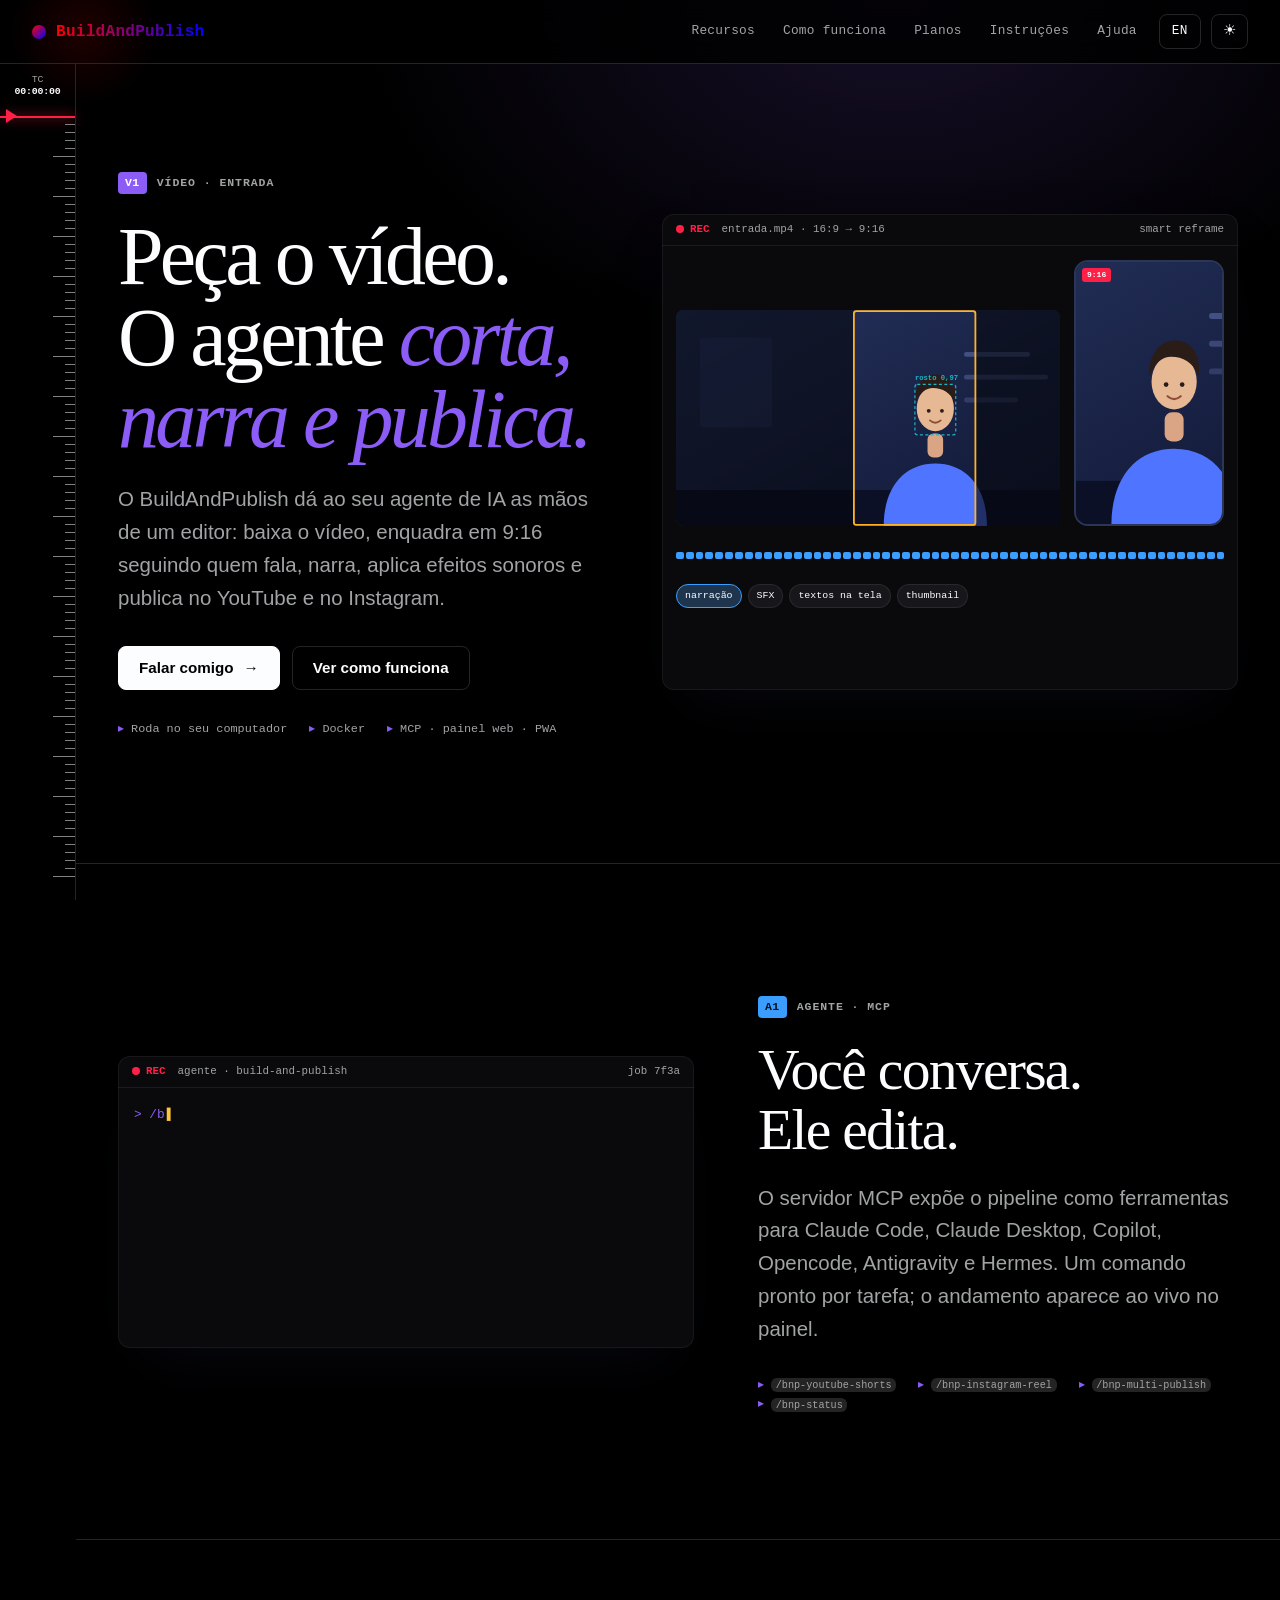
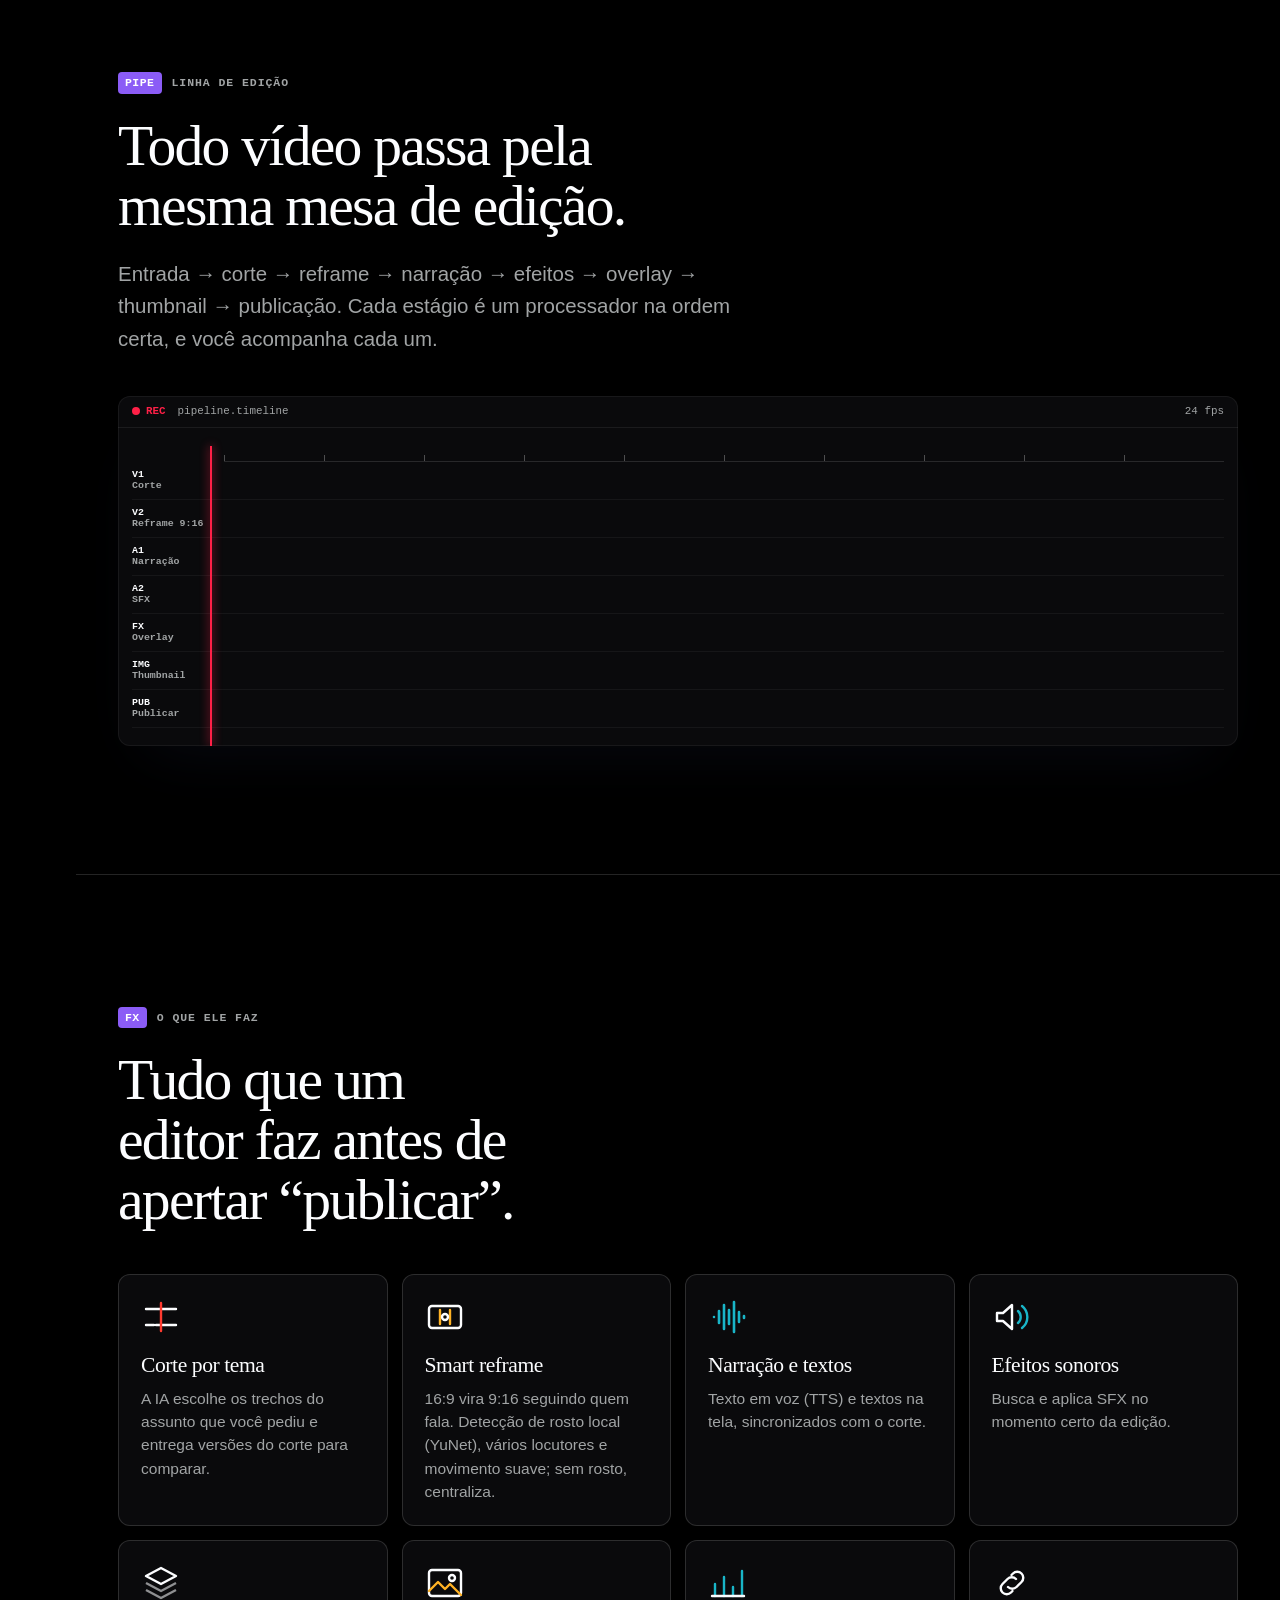
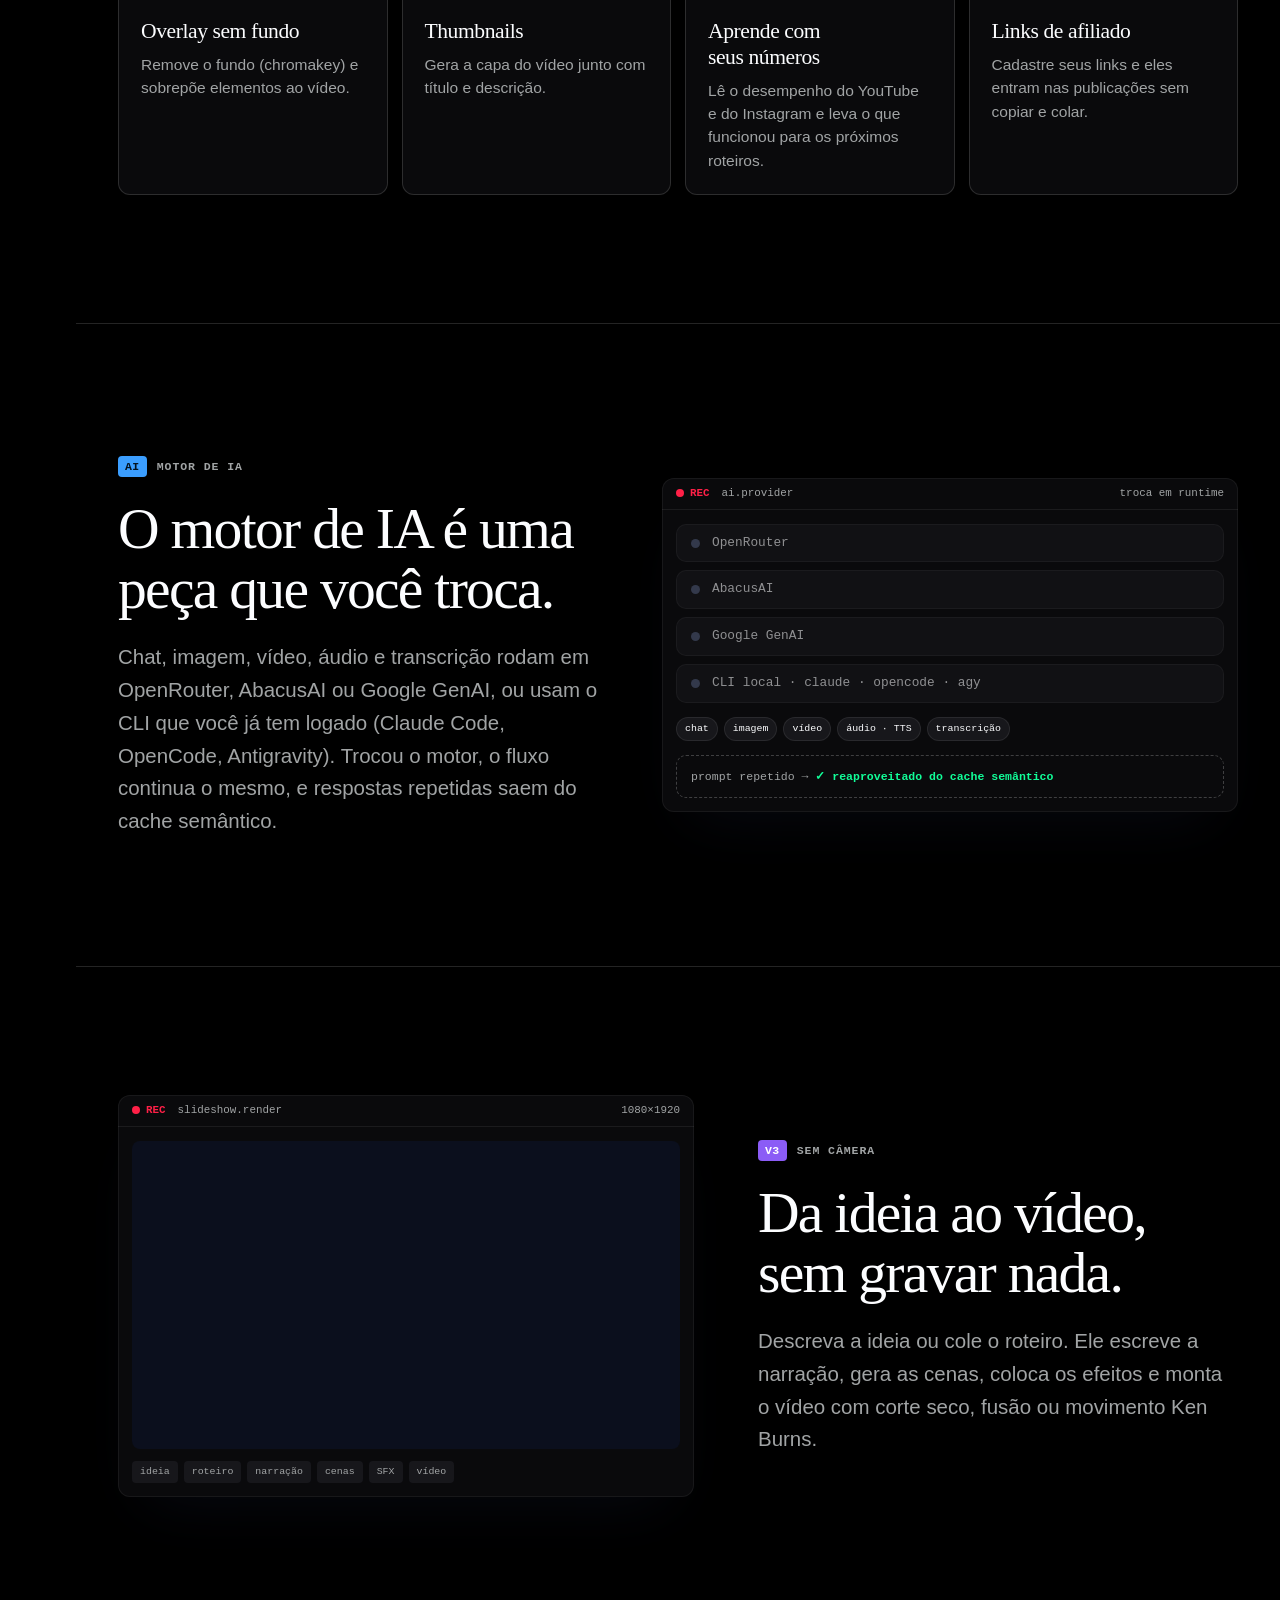
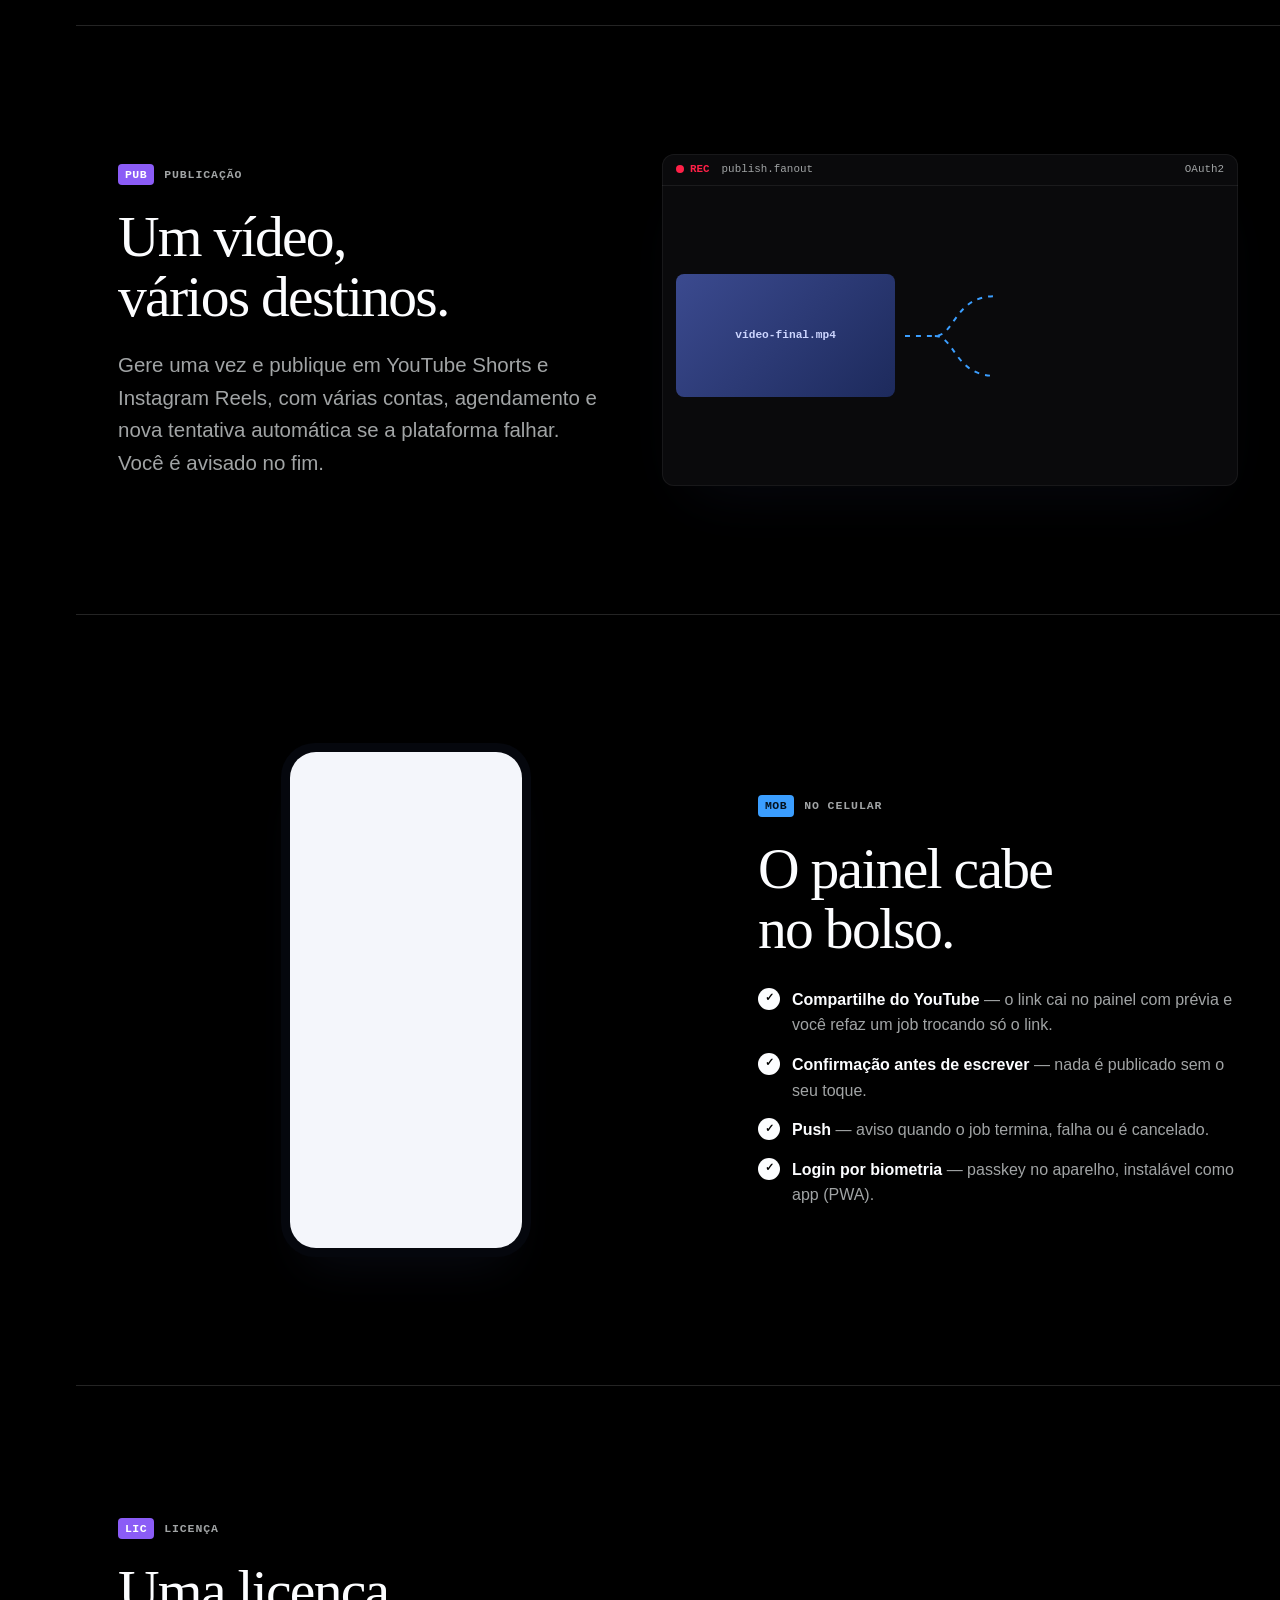
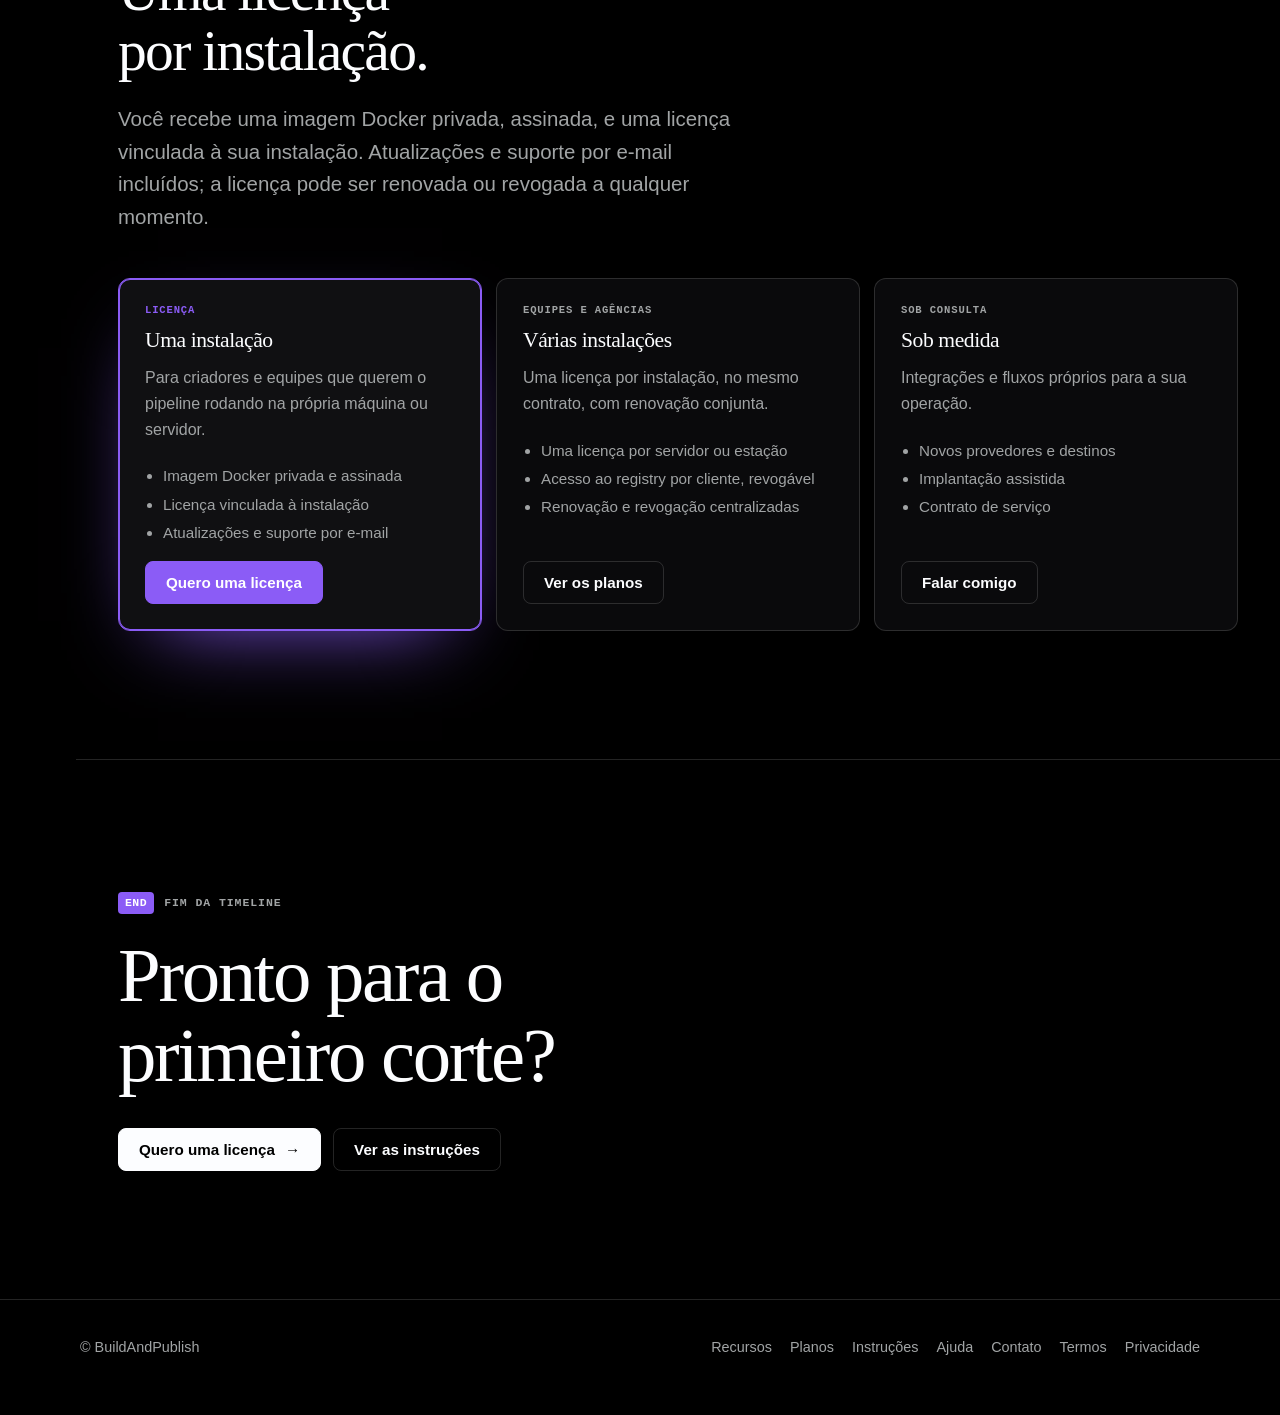
<file: index.html>
<!doctype html>
<html lang="pt-BR">
<head>
<meta charset="utf-8">
<meta name="viewport" content="width=device-width, initial-scale=1">
<title>BuildAndPublish — o editor de vídeo dos seus agentes de IA</title>
<meta name="description" content="Peça o vídeo ao seu agente de IA. O BuildAndPublish corta, enquadra em 9:16 seguindo o locutor, narra, aplica efeitos e publica no YouTube e no Instagram.">
<meta property="og:title" content="BuildAndPublish — o editor de vídeo dos seus agentes de IA">
<meta property="og:description" content="Corta, enquadra em 9:16, narra e publica no YouTube e no Instagram. Servidor MCP, painel web e PWA.">
<meta property="og:type" content="website">
<meta name="theme-color" content="#000000" id="theme-color">
<link rel="icon" href="assets/favicon.svg" type="image/svg+xml">
<script>try{var d=document.documentElement,l=localStorage.getItem('bnp-lang');d.lang=l==='en'?'en':'pt-BR';var t=localStorage.getItem('bnp-theme')==='light'?'light':'dark';d.dataset.theme=t;document.getElementById('theme-color').content=t==='light'?'#ffffff':'#000000'}catch(e){}</script>
<link rel="stylesheet" href="assets/style.css">
</head>
<body>
<a class="skip" href="#main"><span data-l="pt">Pular para o conteúdo</span><span data-l="en">Skip to content</span></a>

<header class="top">
  <a class="brand" href="index.html"><span class="brand__rec" aria-hidden="true"></span><span class="brand__txt">BuildAndPublish</span></a>
  <nav class="nav" aria-label="Principal">
    <a href="recursos.html"><span data-l="pt">Recursos</span><span data-l="en">Features</span></a>
    <a href="como-funciona.html"><span data-l="pt">Como funciona</span><span data-l="en">How it works</span></a>
    <a href="planos.html"><span data-l="pt">Planos</span><span data-l="en">Plans</span></a>
    <a href="docs.html" class="nav__keep"><span data-l="pt">Instruções</span><span data-l="en">Docs</span></a>
    <a href="ajuda.html" class="nav__keep"><span data-l="pt">Ajuda</span><span data-l="en">Help</span></a>
    <button class="lang" type="button">EN</button>
    <button class="theme" type="button" aria-label="Alternar tema">☾</button>
  </nav>
</header>

<aside class="rail" aria-hidden="true">
  <div class="rail__tc">TC<b id="tc">00:00:00</b></div>
  <div class="rail__ruler"></div>
  <div class="rail__head"></div>
</aside>

<main id="main">

<!-- V1 · hero -->
<section class="clip" data-anim>
  <div class="wrap split">
    <div>
      <p class="track"><i>V1</i><span data-l="pt">Vídeo · entrada</span><span data-l="en">Video · input</span></p>
      <h1>
        <span data-l="pt">Peça o vídeo. O agente <mark>corta, narra e publica.</mark></span>
        <span data-l="en">Ask for the video. Your agent <mark>cuts, narrates and ships it.</mark></span>
      </h1>
      <p class="lede">
        <span data-l="pt">O BuildAndPublish dá ao seu agente de IA as mãos de um editor: baixa o vídeo, enquadra em 9:16 seguindo quem fala, narra, aplica efeitos sonoros e publica no YouTube e no Instagram.</span>
        <span data-l="en">BuildAndPublish gives your AI agent an editor’s hands: it downloads the video, reframes to 9:16 following whoever speaks, narrates, adds sound effects and publishes to YouTube and Instagram.</span>
      </p>
      <div class="btns">
        <a class="btn btn--solid" href="contato.html"><span data-l="pt">Falar comigo</span><span data-l="en">Talk to me</span> →</a>
        <a class="btn btn--ghost" href="como-funciona.html"><span data-l="pt">Ver como funciona</span><span data-l="en">See how it works</span></a>
      </div>
      <ul class="facts">
        <li><span data-l="pt">Roda no seu computador</span><span data-l="en">Runs on your machine</span></li>
        <li>Docker</li>
        <li>MCP · <span data-l="pt">painel web</span><span data-l="en">web panel</span> · PWA</li>
      </ul>
    </div>

    <div>
      <div class="monitor" role="group" aria-label="Demonstração: o enquadramento 9:16 segue o rosto de quem fala">
        <div class="monitor__bar"><span class="rec">REC</span><span>entrada.mp4 · 16:9 → 9:16</span><span class="tc">smart reframe</span></div>
        <div class="monitor__body">
          <div class="stage">
            <svg class="scene" viewBox="0 0 640 360" aria-hidden="true">
              <defs>
                <linearGradient id="bg" x1="0" y1="0" x2="1" y2="1"><stop offset="0" stop-color="#26335f"/><stop offset="1" stop-color="#101733"/></linearGradient>
              </defs>
              <g id="reframe">
                <rect width="640" height="360" fill="url(#bg)"/>
                <rect x="40" y="46" width="120" height="150" rx="6" fill="#33427a" opacity=".55"/>
                <rect x="480" y="70" width="110" height="8" rx="4" fill="#6c7bb8" opacity=".5"/>
                <rect x="480" y="108" width="140" height="8" rx="4" fill="#6c7bb8" opacity=".4"/>
                <rect x="480" y="146" width="90" height="8" rx="4" fill="#6c7bb8" opacity=".3"/>
                <rect y="300" width="640" height="60" fill="#0b1026"/>
                <g id="rf-person" transform="translate(268 0)">
                  <path d="M-86 360c0-64 34-104 86-104s86 40 86 104z" fill="#4f74ff"/>
                  <rect x="-13" y="206" width="26" height="40" rx="10" fill="#d9a584"/>
                  <ellipse cx="0" cy="164" rx="31" ry="38" fill="#e7b894"/>
                  <path d="M-34 156c-2-34 20-52 40-48 22 3 30 24 28 48-8-18-22-26-38-26-12 0-22 8-30 26z" fill="#2a1c17"/>
                  <circle cx="-11" cy="168" r="3.2" fill="#2a1c17"/><circle cx="11" cy="168" r="3.2" fill="#2a1c17"/>
                  <path d="M-9 184q9 8 18 0" stroke="#8d4f3b" stroke-width="3" fill="none" stroke-linecap="round"/>
                </g>
              </g>
              <rect id="rf-shade-l" x="0" y="0" width="0" height="360" fill="#05070d" opacity=".62"/>
              <rect id="rf-shade-r" x="640" y="0" width="0" height="360" fill="#05070d" opacity=".62"/>
              <rect id="rf-crop" x="219" y="2" width="202.5" height="356" rx="4" fill="none" stroke="#FFB224" stroke-width="3"/>
              <rect id="rf-face" x="234" y="124" width="68" height="84" rx="4" fill="none" stroke="#19B5C8" stroke-width="2" stroke-dasharray="5 4"/>
              <text id="rf-score" x="234" y="116" fill="#19B5C8" font-family="Martian Mono, monospace" font-size="12" font-weight="600">rosto 0,97</text>
            </svg>
            <div class="phone-lite">
              <span class="phone-lite__tag">9:16</span>
              <svg viewBox="0 0 202.5 360" preserveAspectRatio="xMidYMid slice" aria-hidden="true"><g id="rf-mirror"><use href="#reframe"/></g></svg>
            </div>
          </div>
          <div class="wave" aria-hidden="true"></div>
          <div class="chips" aria-hidden="true"><span class="chip chip--on">narração</span><span class="chip">SFX</span><span class="chip">textos na tela</span><span class="chip">thumbnail</span></div>
        </div>
        <div class="toast" role="status"><span aria-hidden="true">▶</span><span data-l="pt"><b>Publicado</b> no YouTube Shorts · agendado 18:00</span><span data-l="en"><b>Published</b> to YouTube Shorts · scheduled 6:00 PM</span></div>
        <div style="height:14px"></div>
      </div>
    </div>
  </div>
</section>

<!-- A1 · agente -->
<section class="clip" id="agente" data-anim>
  <div class="wrap split split--flip">
    <div>
      <p class="track track--a"><i>A1</i><span data-l="pt">Agente · MCP</span><span data-l="en">Agent · MCP</span></p>
      <h2><span data-l="pt">Você conversa. Ele edita.</span><span data-l="en">You chat. It edits.</span></h2>
      <p class="lede">
        <span data-l="pt">O servidor MCP expõe o pipeline como ferramentas para Claude Code, Claude Desktop, Copilot, Opencode, Antigravity e Hermes. Um comando pronto por tarefa; o andamento aparece ao vivo no painel.</span>
        <span data-l="en">The MCP server exposes the pipeline as tools for Claude Code, Claude Desktop, Copilot, Opencode, Antigravity and Hermes. One ready-made command per task; progress shows live in the panel.</span>
      </p>
      <ul class="facts">
        <li><code>/bnp-youtube-shorts</code></li><li><code>/bnp-instagram-reel</code></li><li><code>/bnp-multi-publish</code></li><li><code>/bnp-status</code></li>
      </ul>
    </div>
    <div class="monitor">
      <div class="monitor__bar"><span class="rec">REC</span><span>agente · build-and-publish</span><span class="tc">job 7f3a</span></div>
      <div class="term" id="term" role="img" aria-label="Terminal: o comando /bnp-youtube-shorts dispara o pipeline até a publicação"></div>
    </div>
  </div>
</section>

<!-- pipeline -->
<section class="clip" id="pipeline" data-anim>
  <div class="wrap">
    <p class="track track--m"><i>PIPE</i><span data-l="pt">Linha de edição</span><span data-l="en">Edit line</span></p>
    <h2><span data-l="pt">Todo vídeo passa pela mesma mesa de edição.</span><span data-l="en">Every video goes through the same edit bay.</span></h2>
    <p class="lede">
      <span data-l="pt">Entrada → corte → reframe → narração → efeitos → overlay → thumbnail → publicação. Cada estágio é um processador na ordem certa, e você acompanha cada um.</span>
      <span data-l="en">Input → cut → reframe → narration → effects → overlay → thumbnail → publish. Each stage is a processor in the right order, and you can watch each one.</span>
    </p>
    <div class="monitor" style="margin-top:40px" role="img" aria-label="Linha do tempo com as trilhas de corte, reframe, narração, SFX, overlay, thumbnail e publicação sendo preenchidas em ordem">
      <div class="monitor__bar"><span class="rec">REC</span><span>pipeline.timeline</span><span class="tc">24 fps</span></div>
      <div class="tl">
        <div class="tl__ruler"></div>
        <div class="tl__row"><div class="tl__name"><b>V1</b>Corte</div><div class="tl__lane">
          <span class="tl__clip tl__clip--v" style="--s:0%;--w:34%;--d:.2s">corte 1</span><span class="tl__clip tl__clip--v" style="--s:35.5%;--w:30%;--d:.35s">corte 2</span><span class="tl__clip tl__clip--v" style="--s:67%;--w:33%;--d:.5s">corte 3</span></div></div>
        <div class="tl__row"><div class="tl__name"><b>V2</b>Reframe 9:16</div><div class="tl__lane">
          <span class="tl__clip tl__clip--v" style="--s:0%;--w:100%;--d:1s">rosto + crop suave</span></div></div>
        <div class="tl__row"><div class="tl__name"><b>A1</b>Narração</div><div class="tl__lane">
          <span class="tl__clip tl__clip--a" style="--s:5%;--w:26%;--d:1.8s"></span><span class="tl__clip tl__clip--a" style="--s:40%;--w:22%;--d:1.95s"></span><span class="tl__clip tl__clip--a" style="--s:70%;--w:24%;--d:2.1s"></span></div></div>
        <div class="tl__row"><div class="tl__name"><b>A2</b>SFX</div><div class="tl__lane">
          <span class="tl__clip tl__clip--a" style="--s:14%;--w:7%;--d:2.6s"></span><span class="tl__clip tl__clip--a" style="--s:52%;--w:7%;--d:2.75s"></span><span class="tl__clip tl__clip--a" style="--s:82%;--w:7%;--d:2.9s"></span></div></div>
        <div class="tl__row"><div class="tl__name"><b>FX</b>Overlay</div><div class="tl__lane">
          <span class="tl__clip tl__clip--m" style="--s:28%;--w:30%;--d:3.3s">fundo removido</span></div></div>
        <div class="tl__row"><div class="tl__name"><b>IMG</b>Thumbnail</div><div class="tl__lane">
          <span class="tl__clip tl__clip--m" style="--s:0%;--w:14%;--d:3.9s">thumb</span></div></div>
        <div class="tl__row"><div class="tl__name"><b>PUB</b>Publicar</div><div class="tl__lane">
          <span class="tl__clip tl__clip--p" style="--s:86%;--w:14%;--d:5.2s">▶ no ar</span></div></div>
        <div class="tl__head" aria-hidden="true"></div>
      </div>
    </div>
  </div>
</section>

<!-- recursos -->
<section class="clip" id="recursos">
  <div class="wrap">
    <p class="track"><i>FX</i><span data-l="pt">O que ele faz</span><span data-l="en">What it does</span></p>
    <h2><span data-l="pt">Tudo que um editor faz antes de apertar “publicar”.</span><span data-l="en">Everything an editor does before hitting “publish”.</span></h2>
    <div class="grid">
      <article class="card">
        <svg viewBox="0 0 40 40" fill="none" stroke="currentColor" stroke-width="2.4" stroke-linecap="round" aria-hidden="true"><path d="M5 12h14M21 12h14M5 28h8M15 28h20"/><path d="M20 6v28" stroke="#FF3B30"/></svg>
        <h3><span data-l="pt">Corte por tema</span><span data-l="en">Topic-based cuts</span></h3>
        <p><span data-l="pt">A IA escolhe os trechos do assunto que você pediu e entrega versões do corte para comparar.</span><span data-l="en">The AI picks the segments about the topic you asked for and delivers cut versions to compare.</span></p>
      </article>
      <article class="card">
        <svg viewBox="0 0 40 40" fill="none" stroke="currentColor" stroke-width="2.4" stroke-linecap="round" stroke-linejoin="round" aria-hidden="true"><rect x="4" y="9" width="32" height="22" rx="3"/><path d="M15 13v14M25 13v14" stroke="#FFB224"/><circle cx="20" cy="20" r="3"/></svg>
        <h3>Smart reframe</h3>
        <p><span data-l="pt">16:9 vira 9:16 seguindo quem fala. Detecção de rosto local (YuNet), vários locutores e movimento suave; sem rosto, centraliza.</span><span data-l="en">16:9 becomes 9:16 following whoever speaks. Local face detection (YuNet), multiple speakers, smooth motion; no face, it centers.</span></p>
      </article>
      <article class="card">
        <svg viewBox="0 0 40 40" fill="none" stroke="currentColor" stroke-width="2.6" stroke-linecap="round" aria-hidden="true"><path d="M6 20v0M11 14v12M16 8v24M21 13v14M26 5v30M31 15v10M36 19v2" stroke="#19B5C8"/></svg>
        <h3><span data-l="pt">Narração e textos</span><span data-l="en">Narration & text</span></h3>
        <p><span data-l="pt">Texto em voz (TTS) e textos na tela, sincronizados com o corte.</span><span data-l="en">Text-to-speech and on-screen text, synced with the cut.</span></p>
      </article>
      <article class="card">
        <svg viewBox="0 0 40 40" fill="none" stroke="currentColor" stroke-width="2.4" stroke-linecap="round" stroke-linejoin="round" aria-hidden="true"><path d="M5 16h6l9-8v24l-9-8H5z"/><path d="M26 14a8 8 0 0 1 0 12M30 9a14 14 0 0 1 0 22" stroke="#19B5C8"/></svg>
        <h3><span data-l="pt">Efeitos sonoros</span><span data-l="en">Sound effects</span></h3>
        <p><span data-l="pt">Busca e aplica SFX no momento certo da edição.</span><span data-l="en">Finds and places SFX at the right moment of the edit.</span></p>
      </article>
      <article class="card">
        <svg viewBox="0 0 40 40" fill="none" stroke="currentColor" stroke-width="2.4" stroke-linejoin="round" aria-hidden="true"><path d="M20 5 35 13 20 21 5 13z"/><path d="m5 20 15 8 15-8M5 27l15 8 15-8" opacity=".55"/></svg>
        <h3><span data-l="pt">Overlay sem fundo</span><span data-l="en">Background-free overlay</span></h3>
        <p><span data-l="pt">Remove o fundo (chromakey) e sobrepõe elementos ao vídeo.</span><span data-l="en">Removes the background (chromakey) and layers elements over the video.</span></p>
      </article>
      <article class="card">
        <svg viewBox="0 0 40 40" fill="none" stroke="currentColor" stroke-width="2.4" stroke-linecap="round" stroke-linejoin="round" aria-hidden="true"><rect x="4" y="7" width="32" height="26" rx="3"/><path d="m4 28 9-9 7 7 5-5 11 11" stroke="#FFB224"/><circle cx="27" cy="15" r="3"/></svg>
        <h3>Thumbnails</h3>
        <p><span data-l="pt">Gera a capa do vídeo junto com título e descrição.</span><span data-l="en">Generates the cover along with title and description.</span></p>
      </article>
      <article class="card">
        <svg viewBox="0 0 40 40" fill="none" stroke="currentColor" stroke-width="2.4" stroke-linecap="round" aria-hidden="true"><path d="M7 33V21M16 33V14M25 33V24M34 33V8" stroke="#19B5C8"/><path d="M4 33h32"/></svg>
        <h3><span data-l="pt">Aprende com seus números</span><span data-l="en">Learns from your numbers</span></h3>
        <p><span data-l="pt">Lê o desempenho do YouTube e do Instagram e leva o que funcionou para os próximos roteiros.</span><span data-l="en">Reads YouTube and Instagram performance and carries what worked into the next scripts.</span></p>
      </article>
      <article class="card">
        <svg viewBox="0 0 40 40" fill="none" stroke="currentColor" stroke-width="2.4" stroke-linecap="round" stroke-linejoin="round" aria-hidden="true"><path d="M16 24a6 6 0 0 0 8.5 0l5-5a6 6 0 0 0-8.5-8.5l-1.5 1.5"/><path d="M24 16a6 6 0 0 0-8.5 0l-5 5a6 6 0 0 0 8.5 8.5l1.5-1.5"/></svg>
        <h3><span data-l="pt">Links de afiliado</span><span data-l="en">Affiliate links</span></h3>
        <p><span data-l="pt">Cadastre seus links e eles entram nas publicações sem copiar e colar.</span><span data-l="en">Save your links and they go into the posts, no copy-paste.</span></p>
      </article>
    </div>
  </div>
</section>

<!-- IA -->
<section class="clip" data-anim>
  <div class="wrap split">
    <div>
      <p class="track track--a"><i>AI</i><span data-l="pt">Motor de IA</span><span data-l="en">AI engine</span></p>
      <h2><span data-l="pt">O motor de IA é uma peça que você troca.</span><span data-l="en">The AI engine is a part you swap.</span></h2>
      <p class="lede">
        <span data-l="pt">Chat, imagem, vídeo, áudio e transcrição rodam em OpenRouter, AbacusAI ou Google GenAI, ou usam o CLI que você já tem logado (Claude Code, OpenCode, Antigravity). Trocou o motor, o fluxo continua o mesmo, e respostas repetidas saem do cache semântico.</span>
        <span data-l="en">Chat, image, video, audio and transcription run on OpenRouter, AbacusAI or Google GenAI, or use the CLI you’re already logged into (Claude Code, OpenCode, Antigravity). Swap the engine and the flow stays the same, and repeated answers come from the semantic cache.</span>
      </p>
    </div>
    <div class="monitor">
      <div class="monitor__bar"><span class="rec">REC</span><span>ai.provider</span><span class="tc">troca em runtime</span></div>
      <div class="monitor__body">
        <div class="engines" aria-hidden="true">
          <div class="engine" style="--i:0">OpenRouter</div>
          <div class="engine" style="--i:1">AbacusAI</div>
          <div class="engine" style="--i:2">Google GenAI</div>
          <div class="engine" style="--i:3">CLI local · claude · opencode · agy</div>
        </div>
        <div class="flow" aria-hidden="true"><span class="chip">chat</span><span class="chip">imagem</span><span class="chip">vídeo</span><span class="chip">áudio · TTS</span><span class="chip">transcrição</span></div>
        <div class="cache" aria-hidden="true">prompt repetido → <b>✓ reaproveitado do cache semântico</b></div>
      </div>
    </div>
  </div>
</section>

<!-- slideshow -->
<section class="clip" data-anim>
  <div class="wrap split split--flip">
    <div>
      <p class="track"><i>V3</i><span data-l="pt">Sem câmera</span><span data-l="en">No camera</span></p>
      <h2><span data-l="pt">Da ideia ao vídeo, sem gravar nada.</span><span data-l="en">From idea to video, nothing recorded.</span></h2>
      <p class="lede">
        <span data-l="pt">Descreva a ideia ou cole o roteiro. Ele escreve a narração, gera as cenas, coloca os efeitos e monta o vídeo com corte seco, fusão ou movimento Ken Burns.</span>
        <span data-l="en">Describe the idea or paste the script. It writes the narration, generates the scenes, places the effects and assembles the video with hard cuts, crossfades or Ken Burns motion.</span>
      </p>
    </div>
    <div class="monitor">
      <div class="monitor__bar"><span class="rec">REC</span><span>slideshow.render</span><span class="tc">1080×1920</span></div>
      <div class="monitor__body">
        <div class="reel" role="img" aria-label="Três cenas geradas se alternando com movimento de câmera">
          <div class="shot" style="--i:0;--o:30% 70%"><svg viewBox="0 0 320 180" preserveAspectRatio="xMidYMid slice"><rect width="320" height="180" fill="#2b4d8f"/><circle cx="240" cy="50" r="22" fill="#FFB224"/><path d="M0 180V120l60-40 50 30 70-60 140 80v50z" fill="#14264a"/></svg><span class="mode">KEN_BURNS</span></div>
          <div class="shot" style="--i:1;--o:70% 40%"><svg viewBox="0 0 320 180" preserveAspectRatio="xMidYMid slice"><rect width="320" height="180" fill="#5a2a5e"/><g fill="#2a1030"><rect x="20" y="70" width="40" height="110"/><rect x="70" y="40" width="50" height="140"/><rect x="130" y="90" width="36" height="90"/><rect x="176" y="55" width="56" height="125"/><rect x="242" y="85" width="50" height="95"/></g><g fill="#FFB224"><rect x="80" y="55" width="6" height="8"/><rect x="96" y="75" width="6" height="8"/><rect x="190" y="70" width="6" height="8"/><rect x="206" y="95" width="6" height="8"/></g></svg><span class="mode">CROSSFADE</span></div>
          <div class="shot" style="--i:2;--o:50% 50%"><svg viewBox="0 0 320 180" preserveAspectRatio="xMidYMid slice"><rect width="320" height="180" fill="#0d6b66"/><circle cx="90" cy="90" r="46" fill="#19B5C8" opacity=".85"/><circle cx="210" cy="100" r="62" fill="#0a4d4a"/><path d="M0 150q80-40 160 0t160-10v40H0z" fill="#06302f"/></svg><span class="mode">HARD_CUT</span></div>
        </div>
        <div class="steps" aria-hidden="true"><span class="step" style="--i:0">ideia</span><span class="step" style="--i:1">roteiro</span><span class="step" style="--i:2">narração</span><span class="step" style="--i:3">cenas</span><span class="step" style="--i:4">SFX</span><span class="step" style="--i:5">vídeo</span></div>
      </div>
    </div>
  </div>
</section>

<!-- publicar -->
<section class="clip" data-anim>
  <div class="wrap split">
    <div>
      <p class="track track--m"><i>PUB</i><span data-l="pt">Publicação</span><span data-l="en">Publishing</span></p>
      <h2><span data-l="pt">Um vídeo, vários destinos.</span><span data-l="en">One video, many destinations.</span></h2>
      <p class="lede">
        <span data-l="pt">Gere uma vez e publique em YouTube Shorts e Instagram Reels, com várias contas, agendamento e nova tentativa automática se a plataforma falhar. Você é avisado no fim.</span>
        <span data-l="en">Render once and publish to YouTube Shorts and Instagram Reels, with multiple accounts, scheduling and automatic retry if the platform fails. You get notified at the end.</span>
      </p>
    </div>
    <div class="monitor">
      <div class="monitor__bar"><span class="rec">REC</span><span>publish.fanout</span><span class="tc">OAuth2</span></div>
      <div class="fan" aria-hidden="true">
        <div class="src">vídeo-final.mp4</div>
        <svg class="pipe" viewBox="0 0 90 120"><path d="M0 60H30C50 60 50 20 90 20M30 60C50 60 50 100 90 100"/></svg>
        <div class="dests">
          <div class="dest dest--ok" style="--i:0"><b>YouTube Shorts</b><em>agendado 18:00</em></div>
          <div class="dest dest--ok" style="--i:1"><b>Instagram Reel</b><em>conta principal</em></div>
        </div>
      </div>
    </div>
  </div>
</section>

<!-- celular -->
<section class="clip" data-anim>
  <div class="wrap split split--flip">
    <div>
      <p class="track track--a"><i>MOB</i><span data-l="pt">No celular</span><span data-l="en">On mobile</span></p>
      <h2><span data-l="pt">O painel cabe no bolso.</span><span data-l="en">The panel fits your pocket.</span></h2>
      <ul class="checks">
        <li><b><span data-l="pt">Compartilhe do YouTube</span><span data-l="en">Share from YouTube</span></b> — <span data-l="pt">o link cai no painel com prévia e você refaz um job trocando só o link.</span><span data-l="en">the link lands in the panel with a preview and you redo a job by swapping only the link.</span></li>
        <li><b><span data-l="pt">Confirmação antes de escrever</span><span data-l="en">Confirm before writing</span></b> — <span data-l="pt">nada é publicado sem o seu toque.</span><span data-l="en">nothing is published without your tap.</span></li>
        <li><b>Push</b> — <span data-l="pt">aviso quando o job termina, falha ou é cancelado.</span><span data-l="en">alert when a job finishes, fails or is cancelled.</span></li>
        <li><b><span data-l="pt">Login por biometria</span><span data-l="en">Biometric login</span></b> — <span data-l="pt">passkey no aparelho, instalável como app (PWA).</span><span data-l="en">passkey on the device, installable as an app (PWA).</span></li>
      </ul>
    </div>
    <div class="handset" role="img" aria-label="Celular: compartilhar um vídeo do YouTube para o painel, confirmar e receber a notificação de job concluído">
      <div class="handset__screen">
        <div class="scr scr--share" style="--i:0">
          <div class="vid"></div><b>3 erros de quem começa</b><br><span style="color:#666">Canal Exemplo · 12 mil views</span>
          <div class="sheet"><b><span data-l="pt">Compartilhar</span><span data-l="en">Share</span></b><div class="app"><i></i>BuildAndPublish</div></div>
        </div>
        <div class="scr" style="--i:1;background:#f4f6fb">
          <b><span data-l="pt">Novo job</span><span data-l="en">New job</span></b>
          <div class="vid" style="margin-top:10px"></div>
          <span style="color:#555">youtu.be/…</span>
          <div class="pbtn"><span data-l="pt">Confirmar e iniciar</span><span data-l="en">Confirm and start</span></div>
        </div>
        <div class="scr" style="--i:2;background:#f4f6fb">
          <b>Jobs</b>
          <div class="app" style="margin-top:10px">▶ Shorts · 3 erros… <span style="margin-left:auto;color:#0a7a54">✓</span></div>
          <div class="app" style="opacity:.6">▶ Reel · Dicas… <span style="margin-left:auto">⏳</span></div>
        </div>
        <div class="push"><b>BuildAndPublish</b><span data-l="pt">Job concluído: publicado no YouTube Shorts.</span><span data-l="en">Job done: published to YouTube Shorts.</span></div>
      </div>
    </div>
  </div>
</section>

<!-- licença -->
<section class="clip" id="licenca">
  <div class="wrap">
    <p class="track track--m"><i>LIC</i><span data-l="pt">Licença</span><span data-l="en">License</span></p>
    <h2><span data-l="pt">Uma licença por instalação.</span><span data-l="en">One license per installation.</span></h2>
    <p class="lede">
      <span data-l="pt">Você recebe uma imagem Docker privada, assinada, e uma licença vinculada à sua instalação. Atualizações e suporte por e-mail incluídos; a licença pode ser renovada ou revogada a qualquer momento.</span><span data-l="en">You get a private, signed Docker image and a license bound to your installation. Updates and email support included; the license can be renewed or revoked at any time.</span>
    </p>
    <div class="tiers">
      <div class="tier tier--hot">
        <span class="tier__tag"><span data-l="pt">Licença</span><span data-l="en">License</span></span>
        <h3><span data-l="pt">Uma instalação</span><span data-l="en">One installation</span></h3>
        <p><span data-l="pt">Para criadores e equipes que querem o pipeline rodando na própria máquina ou servidor.</span><span data-l="en">For creators and teams who want the pipeline running on their own machine or server.</span></p>
        <ul><li><span data-l="pt">Imagem Docker privada e assinada</span><span data-l="en">Private, signed Docker image</span></li><li><span data-l="pt">Licença vinculada à instalação</span><span data-l="en">License bound to the installation</span></li><li><span data-l="pt">Atualizações e suporte por e-mail</span><span data-l="en">Updates and email support</span></li></ul>
        <a class="btn" href="contato.html"><span data-l="pt">Quero uma licença</span><span data-l="en">I want a license</span></a>
      </div>
      <div class="tier">
        <span class="tier__tag"><span data-l="pt">Equipes e agências</span><span data-l="en">Teams and agencies</span></span>
        <h3><span data-l="pt">Várias instalações</span><span data-l="en">Several installations</span></h3>
        <p><span data-l="pt">Uma licença por instalação, no mesmo contrato, com renovação conjunta.</span><span data-l="en">One license per installation, under the same contract, renewed together.</span></p>
        <ul><li><span data-l="pt">Uma licença por servidor ou estação</span><span data-l="en">One license per server or workstation</span></li><li><span data-l="pt">Acesso ao registry por cliente, revogável</span><span data-l="en">Per-customer registry access, revocable</span></li><li><span data-l="pt">Renovação e revogação centralizadas</span><span data-l="en">Central renewal and revocation</span></li></ul>
        <a class="btn btn--ghost" href="planos.html"><span data-l="pt">Ver os planos</span><span data-l="en">See the plans</span></a>
      </div>
      <div class="tier">
        <span class="tier__tag"><span data-l="pt">Sob consulta</span><span data-l="en">On request</span></span>
        <h3><span data-l="pt">Sob medida</span><span data-l="en">Custom</span></h3>
        <p><span data-l="pt">Integrações e fluxos próprios para a sua operação.</span><span data-l="en">Integrations and workflows built for your operation.</span></p>
        <ul><li><span data-l="pt">Novos provedores e destinos</span><span data-l="en">New providers and destinations</span></li><li><span data-l="pt">Implantação assistida</span><span data-l="en">Assisted deployment</span></li><li><span data-l="pt">Contrato de serviço</span><span data-l="en">Service agreement</span></li></ul>
        <a class="btn btn--ghost" href="contato.html"><span data-l="pt">Falar comigo</span><span data-l="en">Talk to me</span></a>
      </div>
    </div>
  </div>
</section>

<section class="clip end">
  <div class="wrap">
    <p class="track"><i>END</i><span data-l="pt">Fim da timeline</span><span data-l="en">End of timeline</span></p>
    <h2><span data-l="pt">Pronto para o primeiro corte?</span><span data-l="en">Ready for your first cut?</span></h2>
    <div class="btns">
      <a class="btn btn--solid" href="contato.html"><span data-l="pt">Quero uma licença</span><span data-l="en">I want a license</span> →</a>
      <a class="btn btn--ghost" href="docs.html"><span data-l="pt">Ver as instruções</span><span data-l="en">Read the docs</span></a>
    </div>
  </div>
</section>
</main>

<footer class="foot">
  <div class="wrap">
    <span>© BuildAndPublish</span>
    <nav aria-label="Rodapé">
      <a href="recursos.html"><span data-l="pt">Recursos</span><span data-l="en">Features</span></a>
      <a href="planos.html"><span data-l="pt">Planos</span><span data-l="en">Plans</span></a>
      <a href="docs.html"><span data-l="pt">Instruções</span><span data-l="en">Docs</span></a>
      <a href="ajuda.html"><span data-l="pt">Ajuda</span><span data-l="en">Help</span></a>
      <a href="contato.html"><span data-l="pt">Contato</span><span data-l="en">Contact</span></a>
      <a href="termos.html"><span data-l="pt">Termos</span><span data-l="en">Terms</span></a>
      <a href="privacidade.html"><span data-l="pt">Privacidade</span><span data-l="en">Privacy</span></a>
    </nav>
  </div>
</footer>
<script src="assets/app.js"></script>
</body>
</html>
</file>
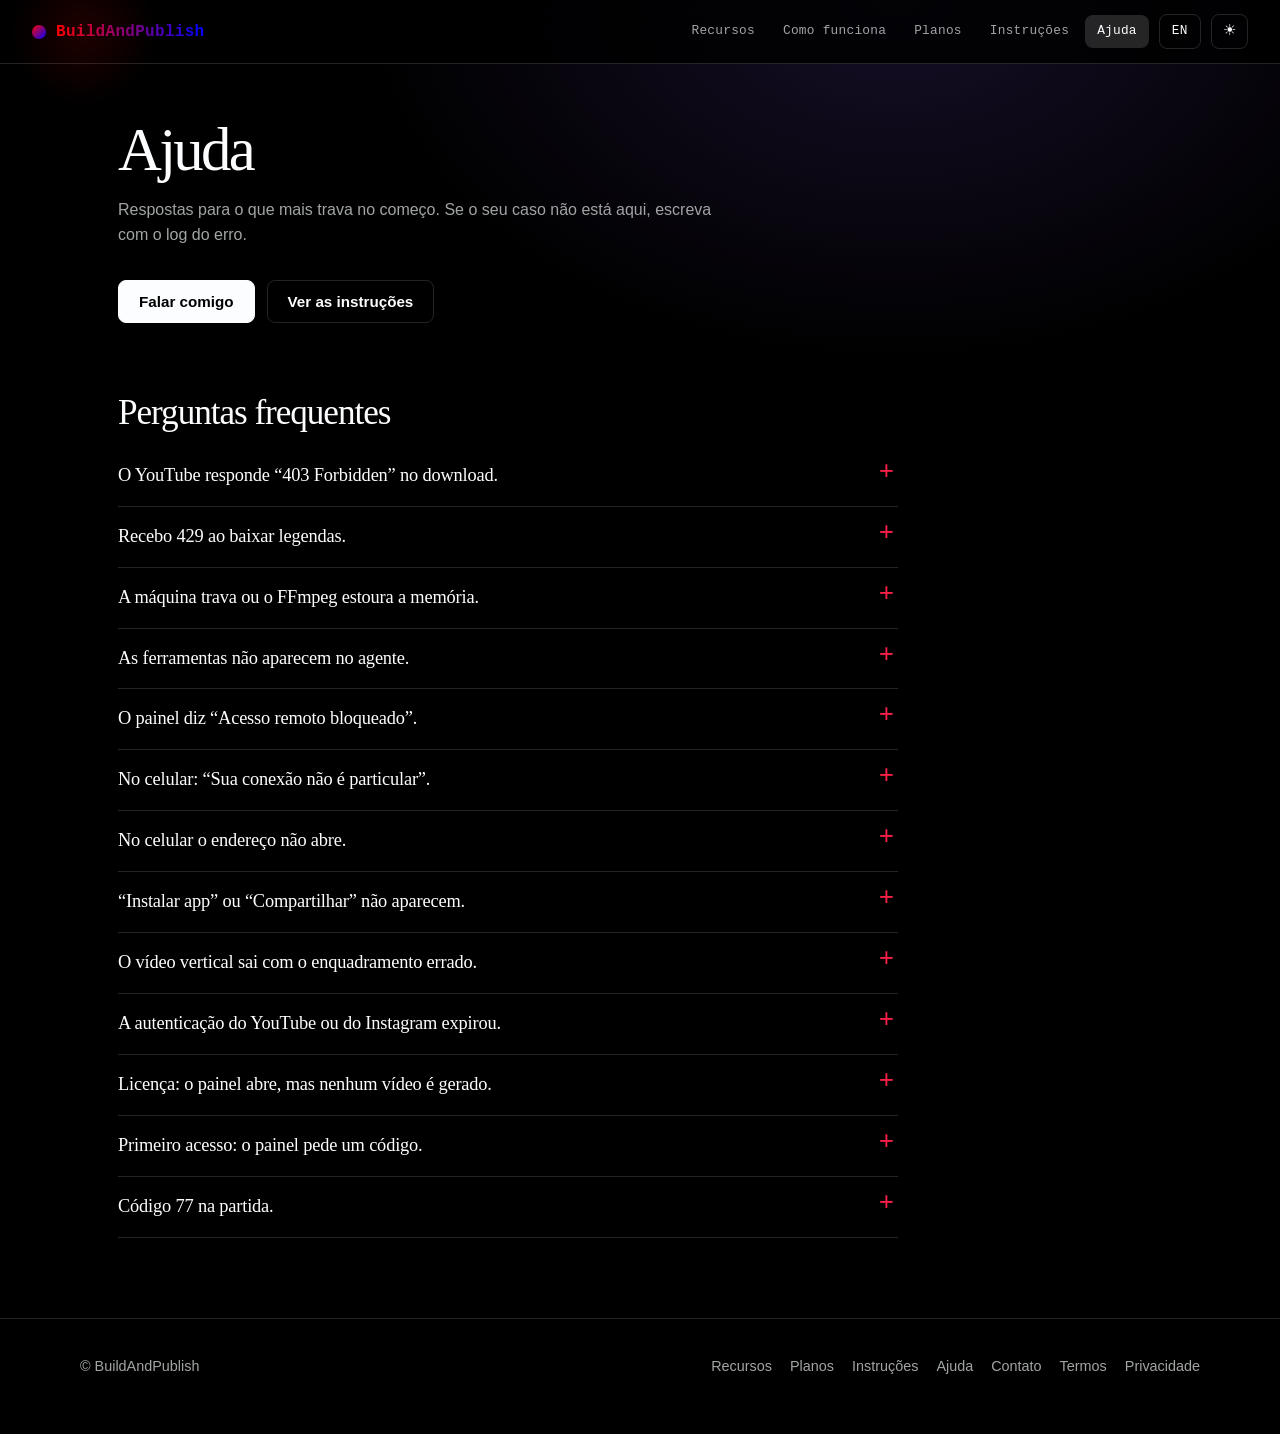
<file: ajuda.html>
<!doctype html>
<html lang="pt-BR">
<head>
<meta charset="utf-8">
<meta name="viewport" content="width=device-width, initial-scale=1">
<title>Ajuda — BuildAndPublish</title>
<meta name="description" content="Soluções para os problemas mais comuns: YouTube 403, FFmpeg, painel no celular, login e licença.">
<meta property="og:title" content="Ajuda — BuildAndPublish">
<meta property="og:description" content="Soluções para os problemas mais comuns: YouTube 403, FFmpeg, painel no celular, login e licença.">
<meta property="og:type" content="website">
<meta name="theme-color" content="#000000" id="theme-color">
<link rel="icon" href="assets/favicon.svg" type="image/svg+xml">
<script>try{var d=document.documentElement,l=localStorage.getItem('bnp-lang');d.lang=l==='en'?'en':'pt-BR';var t=localStorage.getItem('bnp-theme')==='light'?'light':'dark';d.dataset.theme=t;document.getElementById('theme-color').content=t==='light'?'#ffffff':'#000000'}catch(e){}</script>
<link rel="stylesheet" href="assets/style.css">
</head>
<body>
<a class="skip" href="#main"><span data-l="pt">Pular para o conteúdo</span><span data-l="en">Skip to content</span></a>

<header class="top">
  <a class="brand" href="index.html"><span class="brand__rec" aria-hidden="true"></span><span class="brand__txt">BuildAndPublish</span></a>
  <nav class="nav" aria-label="Principal">
    <a href="recursos.html"><span data-l="pt">Recursos</span><span data-l="en">Features</span></a>
    <a href="como-funciona.html"><span data-l="pt">Como funciona</span><span data-l="en">How it works</span></a>
    <a href="planos.html"><span data-l="pt">Planos</span><span data-l="en">Plans</span></a>
    <a href="docs.html" class="nav__keep"><span data-l="pt">Instruções</span><span data-l="en">Docs</span></a>
    <a href="ajuda.html" aria-current="page" class="nav__keep"><span data-l="pt">Ajuda</span><span data-l="en">Help</span></a>
    <button class="lang" type="button">EN</button>
    <button class="theme" type="button" aria-label="Alternar tema">☾</button>
  </nav>
</header>

<main id="main">
<div class="wrap doc" style="grid-template-columns:minmax(0,1fr)"><article class="prose"><h1><span data-l="pt">Ajuda</span><span data-l="en">Help</span></h1>
<p data-l="pt">Respostas para o que mais trava no começo. Se o seu caso não está aqui, escreva com o log do erro.</p><p data-l="en">Answers to what most often blocks you early on. If your case isn’t here, write to me with the error log.</p>
<div class="btns"><a class="btn btn--solid" href="mailto:adaneinstein@gmail.com?subject=BuildAndPublish%20-%20ajuda"><span data-l="pt">Falar comigo</span><span data-l="en">Talk to me</span></a><a class="btn btn--ghost" href="docs.html"><span data-l="pt">Ver as instruções</span><span data-l="en">Read the docs</span></a></div>
<h2><span data-l="pt">Perguntas frequentes</span><span data-l="en">Frequently asked questions</span></h2>
<details id="yt403"><summary><span data-l="pt">O YouTube responde “403 Forbidden” no download.</span><span data-l="en">YouTube answers “403 Forbidden” on download.</span></summary><div><div data-l="pt">A imagem já inclui o necessário e atualiza o yt-dlp na partida (desligue com <code>BNP_YTDLP_AUTOUPDATE=false</code>). Se persistir, renove os cookies com <code>/bnp-youtube-cookies</code>.</div><div data-l="en">The image already includes what’s needed and updates yt-dlp on start (turn off with <code>BNP_YTDLP_AUTOUPDATE=false</code>). If it persists, refresh the cookies with <code>/bnp-youtube-cookies</code>.</div></div></details><details><summary><span data-l="pt">Recebo 429 ao baixar legendas.</span><span data-l="en">I get 429 when downloading subtitles.</span></summary><div><div data-l="pt">O servidor e o plugin de PO token precisam estar na mesma versão principal. Use a imagem mais recente, que os mantém alinhados.</div><div data-l="en">The PO token server and plugin must share the same major version. Use the latest image, which keeps them aligned.</div></div></details><details><summary><span data-l="pt">A máquina trava ou o FFmpeg estoura a memória.</span><span data-l="en">The machine freezes or FFmpeg runs out of memory.</span></summary><div><div data-l="pt">Reduza o paralelismo: <code>BNP_FFMPEG_MAX_CONCURRENT</code> (padrão: metade dos núcleos), <code>BNP_FFMPEG_THREADS</code> e <code>BNP_MAX_CONCURRENT_JOBS</code>. Os jobs excedentes esperam na fila e começam sozinhos.</div><div data-l="en">Lower the parallelism: <code>BNP_FFMPEG_MAX_CONCURRENT</code> (default: half the cores), <code>BNP_FFMPEG_THREADS</code> and <code>BNP_MAX_CONCURRENT_JOBS</code>. Extra jobs wait in the queue and start by themselves.</div></div></details><details><summary><span data-l="pt">As ferramentas não aparecem no agente.</span><span data-l="en">The tools don’t show up in the agent.</span></summary><div><div data-l="pt">Reabra o agente depois do registro e confira o comando de <a href="docs.html#agentes">registro</a>: o <code>-i</code> é obrigatório e o <code>.env</code> precisa existir no caminho informado.</div><div data-l="en">Reopen the agent after registering and check the <a href="docs.html#agentes">register</a> command: <code>-i</code> is required and the <code>.env</code> must exist at the given path.</div></div></details><details><summary><span data-l="pt">O painel diz “Acesso remoto bloqueado”.</span><span data-l="en">The panel says “Remote access blocked”.</span></summary><div><div data-l="pt">Nenhum login foi criado. Abra <code>http://localhost:7420</code> <strong>no próprio computador</strong> e crie o login em Primeiro acesso. Só depois o painel aceita outros aparelhos.</div><div data-l="en">No login has been created. Open <code>http://localhost:7420</code> <strong>on the machine itself</strong> and create the login under First access. Only then does the panel accept other devices.</div></div></details><details id="celular"><summary><span data-l="pt">No celular: “Sua conexão não é particular”.</span><span data-l="en">On mobile: “Your connection is not private”.</span></summary><div><div data-l="pt">O certificado ainda não foi instalado como <strong>CA</strong> no aparelho (não como certificado de VPN/app). Refaça o passo 2 do modal Celular.</div><div data-l="en">The certificate hasn’t been installed as a <strong>CA</strong> on the device (not as a VPN/app certificate). Redo step 2 of the Phone modal.</div></div></details><details><summary><span data-l="pt">No celular o endereço não abre.</span><span data-l="en">On mobile the address doesn’t open.</span></summary><div><div data-l="pt">Celular e computador precisam estar na mesma rede Wi-Fi (sem isolamento de clientes) e o firewall deve liberar as portas 7420 e 7443. Com Docker em rede <em>bridge</em>, abra o painel pelo IP do computador (não <code>localhost</code>) ou fixe <code>BNP_LAN_HOST</code>; no Linux, <code>--network host</code> dispensa isso.</div><div data-l="en">Phone and computer must be on the same Wi-Fi (no client isolation) and the firewall must allow ports 7420 and 7443. With Docker in <em>bridge</em> mode, open the panel by the computer’s IP (not <code>localhost</code>) or set <code>BNP_LAN_HOST</code>; on Linux, <code>--network host</code> avoids this.</div></div></details><details><summary><span data-l="pt">“Instalar app” ou “Compartilhar” não aparecem.</span><span data-l="en">“Install app” or “Share” don’t appear.</span></summary><div><div data-l="pt">É preciso abrir o painel pelo endereço HTTPS ao menos uma vez. O compartilhamento só aparece com o app <strong>instalado</strong> e só no Android/Chrome.</div><div data-l="en">You need to open the panel at the HTTPS address at least once. Sharing only appears once the app is <strong>installed</strong>, and only on Android/Chrome.</div></div></details><details><summary><span data-l="pt">O vídeo vertical sai com o enquadramento errado.</span><span data-l="en">The vertical video comes out badly framed.</span></summary><div><div data-l="pt">O smart reframe usa detecção de rosto local. Sem rosto detectado, ele centraliza o corte. Confirme que o reframe está ativado no pedido e que o locutor aparece de frente.</div><div data-l="en">Smart reframe uses local face detection. With no face detected, it centers the crop. Check that reframe is on in the request and that the speaker faces the camera.</div></div></details><details><summary><span data-l="pt">A autenticação do YouTube ou do Instagram expirou.</span><span data-l="en">YouTube or Instagram sign-in expired.</span></summary><div><div data-l="pt">Rode <code>/bnp-youtube-auth</code> ou <code>/bnp-instagram-auth</code>. Para o perfil de desempenho, a conta precisa do escopo de Analytics (YouTube) ou da permissão de Insights (Instagram).</div><div data-l="en">Run <code>/bnp-youtube-auth</code> or <code>/bnp-instagram-auth</code>. For the performance profile, the account needs the Analytics scope (YouTube) or the Insights permission (Instagram).</div></div></details><details id="licenca"><summary><span data-l="pt">Licença: o painel abre, mas nenhum vídeo é gerado.</span><span data-l="en">License: the panel opens, but no video is generated.</span></summary><div><div data-l="pt">Abra <strong>Primeiros passos</strong> ou <strong>Licença e acesso remoto</strong> no painel e leia o estado (o log do container mostra o mesmo): <strong>MISSING</strong> (sem licença: envie o código deste computador e cole o token recebido), <strong>INVALID</strong> (token adulterado, outra instalação ou relógio voltado), <strong>EXPIRED</strong> (venceu, ou ficou mais de 14 dias sem checar o status) e <strong>REVOKED</strong> (revogada). Confira o mesmo volume <code>/app/data</code> e o acesso à internet.</div><div data-l="en">Open <strong>Getting started</strong> or <strong>License and remote access</strong> on the panel and read the state (the container log shows the same): <strong>MISSING</strong> (no license: send this computer’s code and paste the token you get), <strong>INVALID</strong> (tampered token, another installation or clock set back), <strong>EXPIRED</strong> (it ran out, or went over 14 days without checking status) and <strong>REVOKED</strong>. Check the same <code>/app/data</code> volume and internet access.</div></div></details><details id="primeiro-acesso"><summary><span data-l="pt">Primeiro acesso: o painel pede um código.</span><span data-l="en">First access: the panel asks for a code.</span></summary><div><div data-l="pt">É o caso do Docker com <code>-p</code>: o navegador não chega como <code>localhost</code>, então o primeiro login exige o código que o container imprime. Rode <code>docker logs &lt;nome-do-container&gt; 2&gt;&amp;1 | grep "primeiro acesso"</code> ou <code>docker exec &lt;nome-do-container&gt; cat /app/data/setup-code</code>. Maiúsculas, espaços e hífens não importam. Depois de 5 tentativas erradas, espere 15 minutos. O código some quando o login é criado. Esqueceu a senha? Ajuste <code>BNP_LOGIN_*</code> no <code>/app/data/.env</code>.</div><div data-l="en">This is the case for Docker with <code>-p</code>: the browser doesn’t arrive as <code>localhost</code>, so the first login requires the code the container prints. Run <code>docker logs &lt;container-name&gt; 2&gt;&amp;1 | grep "primeiro acesso"</code> or <code>docker exec &lt;container-name&gt; cat /app/data/setup-code</code>. Case, spaces and hyphens don’t matter. After 5 wrong attempts, wait 15 minutes. The code goes away once the login is created. Forgot the password? Adjust <code>BNP_LOGIN_*</code> in <code>/app/data/.env</code>.</div></div></details><details><summary><span data-l="pt">Código 77 na partida.</span><span data-l="en">Exit code 77 on start.</span></summary><div><div data-l="pt">O ambiente foi considerado adulterado: agente Java (<code>-javaagent</code>), depuração, <code>LD_PRELOAD</code> ou arquivos alterados. Use a imagem oficial sem opções extras de JVM.</div><div data-l="en">The environment was considered tampered with: a Java agent (<code>-javaagent</code>), debugging, <code>LD_PRELOAD</code> or modified files. Use the official image with no extra JVM options.</div></div></details></article></div>
</main>
<footer class="foot">
  <div class="wrap">
    <span>© BuildAndPublish</span>
    <nav aria-label="Rodapé">
      <a href="recursos.html"><span data-l="pt">Recursos</span><span data-l="en">Features</span></a>
      <a href="planos.html"><span data-l="pt">Planos</span><span data-l="en">Plans</span></a>
      <a href="docs.html"><span data-l="pt">Instruções</span><span data-l="en">Docs</span></a>
      <a href="ajuda.html"><span data-l="pt">Ajuda</span><span data-l="en">Help</span></a>
      <a href="contato.html"><span data-l="pt">Contato</span><span data-l="en">Contact</span></a>
      <a href="termos.html"><span data-l="pt">Termos</span><span data-l="en">Terms</span></a>
      <a href="privacidade.html"><span data-l="pt">Privacidade</span><span data-l="en">Privacy</span></a>
    </nav>
  </div>
</footer>
<script src="assets/app.js"></script>
</body>
</html>
</file>
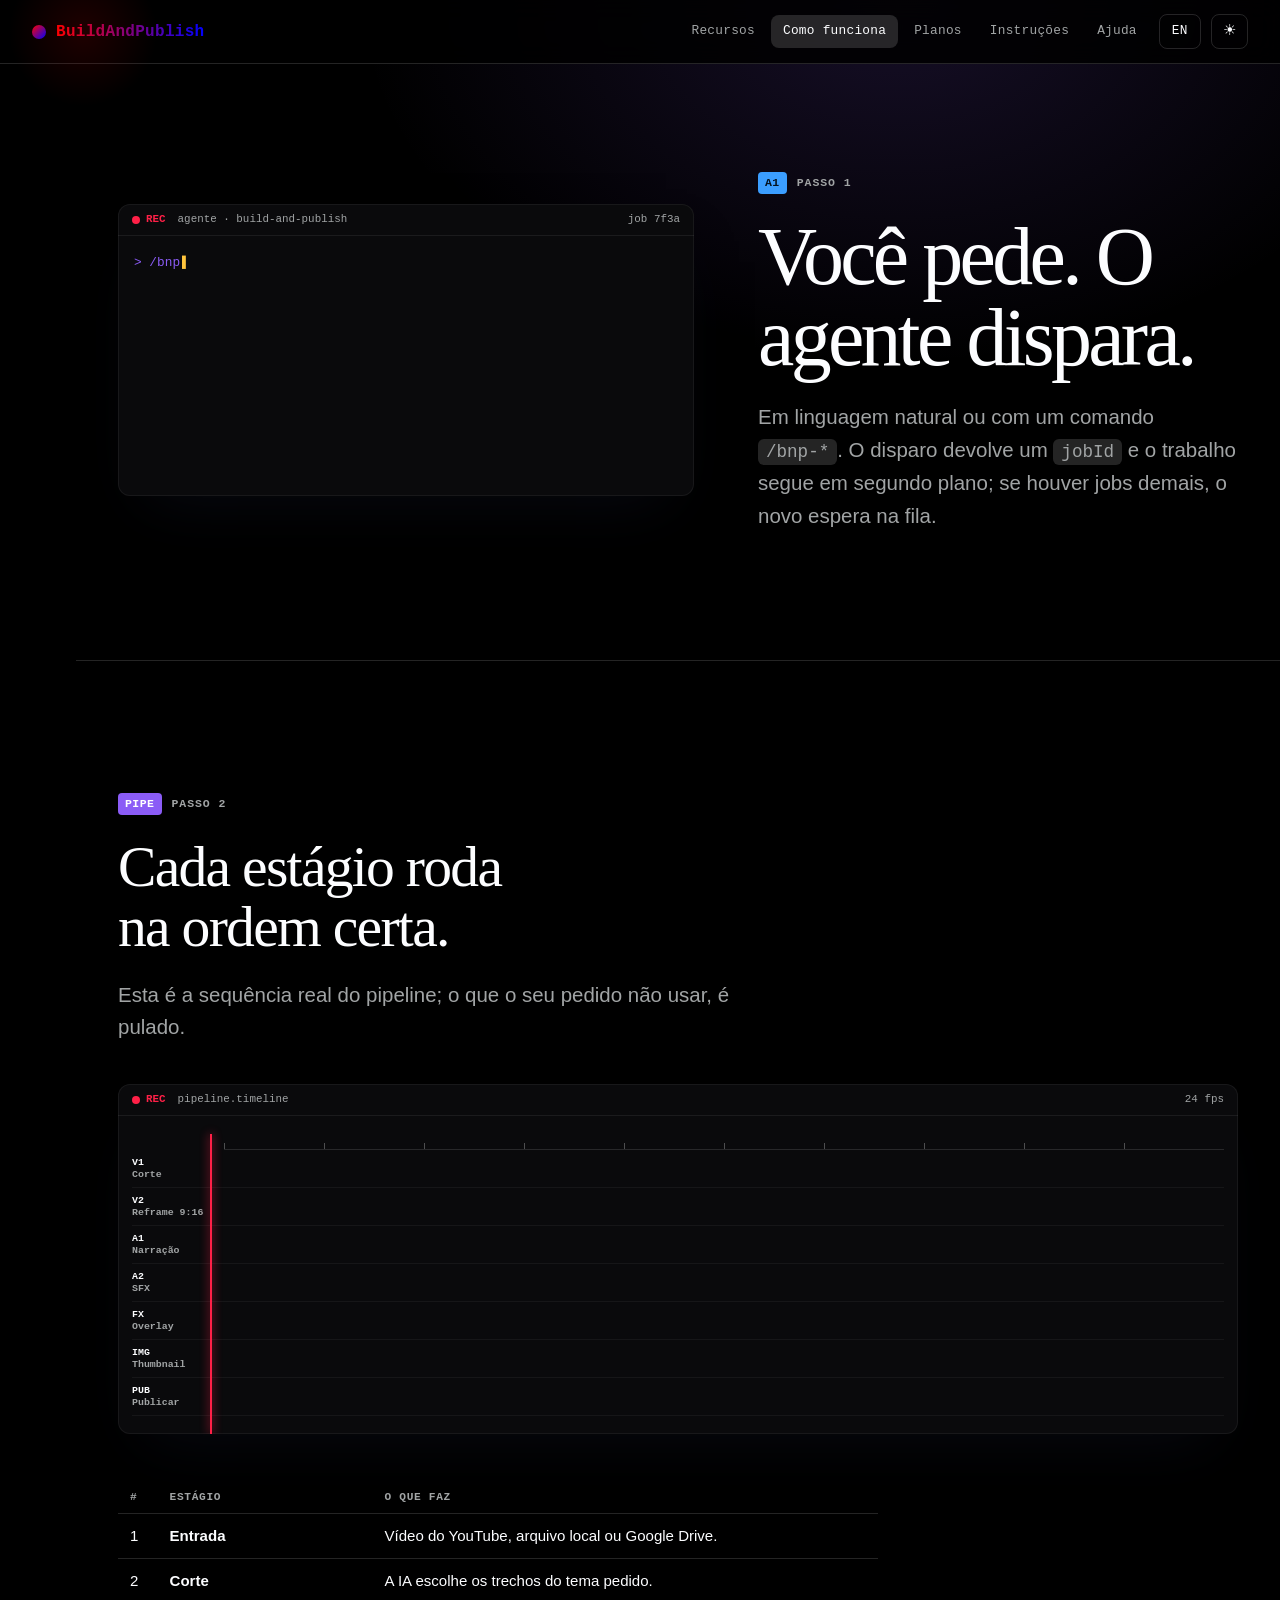
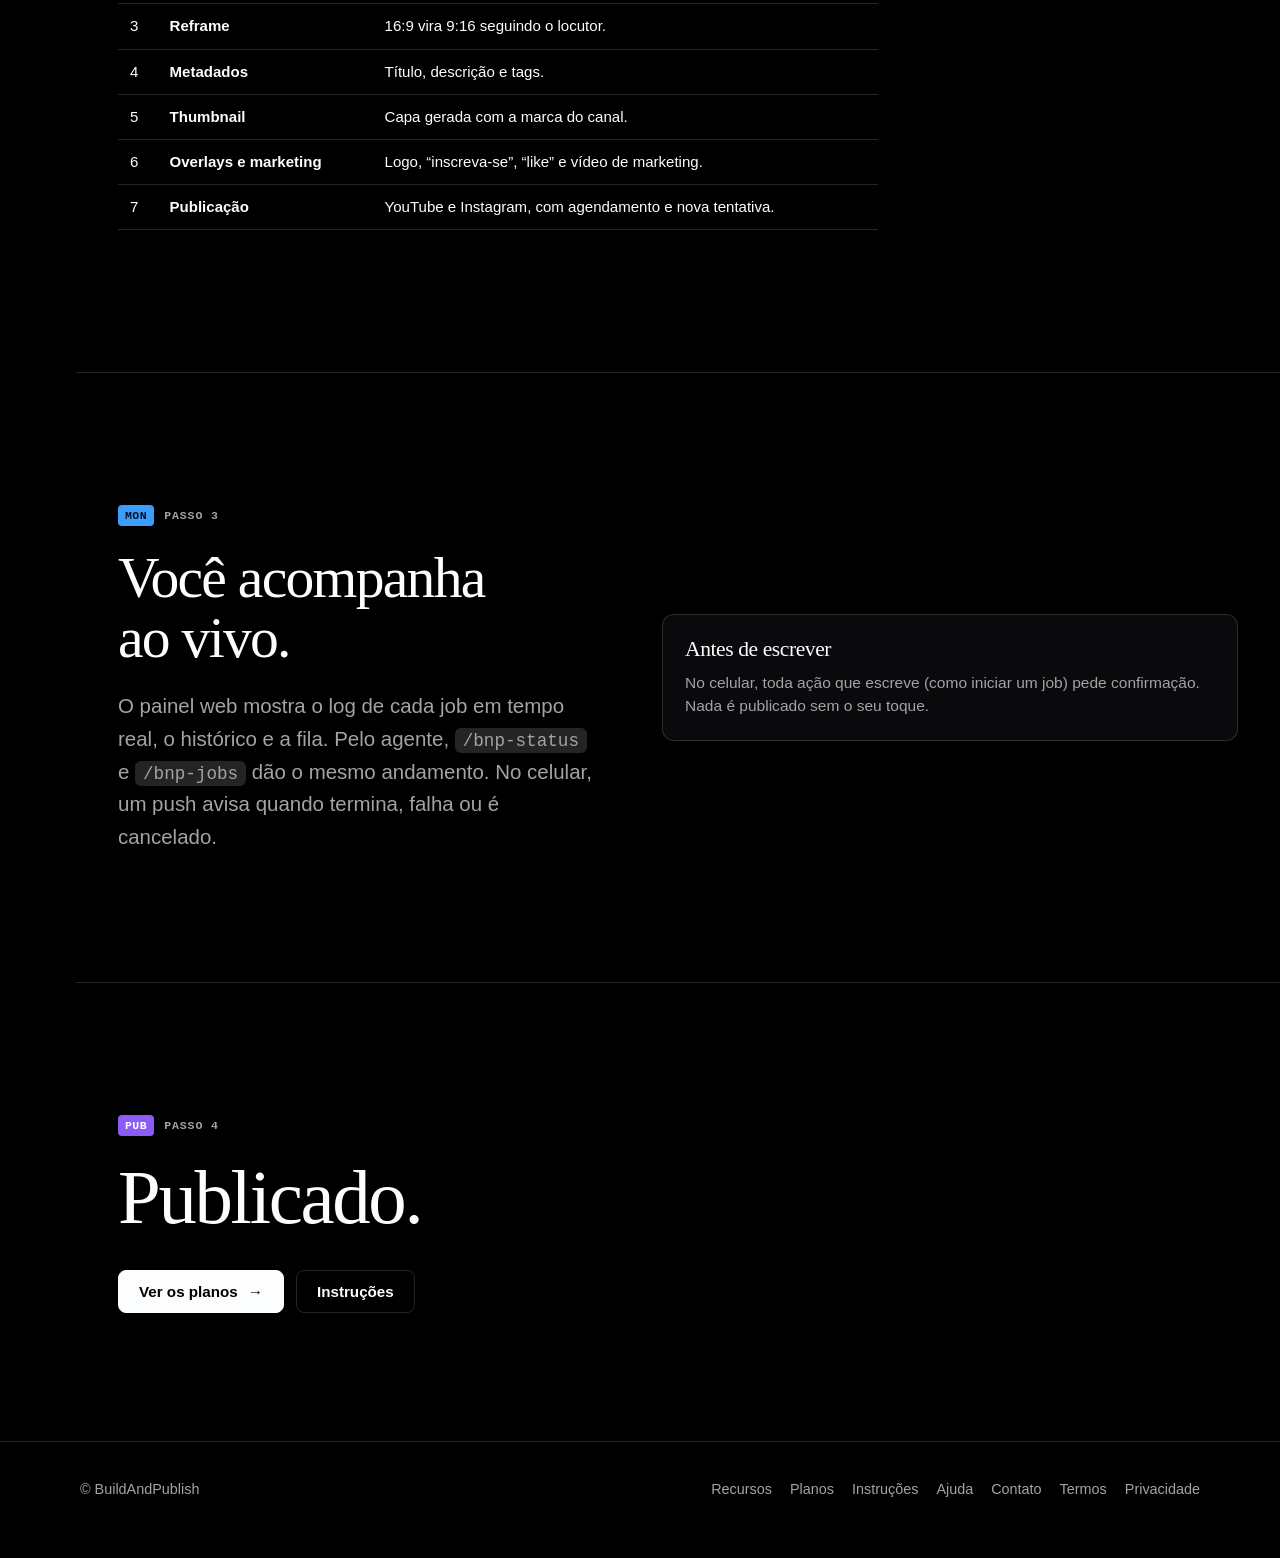
<file: como-funciona.html>
<!doctype html>
<html lang="pt-BR">
<head>
<meta charset="utf-8">
<meta name="viewport" content="width=device-width, initial-scale=1">
<title>Como funciona — BuildAndPublish</title>
<meta name="description" content="Do pedido ao agente até o vídeo publicado: os estágios do pipeline e como acompanhar cada job.">
<meta property="og:title" content="Como funciona — BuildAndPublish">
<meta property="og:description" content="Do pedido ao agente até o vídeo publicado: os estágios do pipeline e como acompanhar cada job.">
<meta property="og:type" content="website">
<meta name="theme-color" content="#000000" id="theme-color">
<link rel="icon" href="assets/favicon.svg" type="image/svg+xml">
<script>try{var d=document.documentElement,l=localStorage.getItem('bnp-lang');d.lang=l==='en'?'en':'pt-BR';var t=localStorage.getItem('bnp-theme')==='light'?'light':'dark';d.dataset.theme=t;document.getElementById('theme-color').content=t==='light'?'#ffffff':'#000000'}catch(e){}</script>
<link rel="stylesheet" href="assets/style.css">
</head>
<body>
<a class="skip" href="#main"><span data-l="pt">Pular para o conteúdo</span><span data-l="en">Skip to content</span></a>

<header class="top">
  <a class="brand" href="index.html"><span class="brand__rec" aria-hidden="true"></span><span class="brand__txt">BuildAndPublish</span></a>
  <nav class="nav" aria-label="Principal">
    <a href="recursos.html"><span data-l="pt">Recursos</span><span data-l="en">Features</span></a>
    <a href="como-funciona.html" aria-current="page"><span data-l="pt">Como funciona</span><span data-l="en">How it works</span></a>
    <a href="planos.html"><span data-l="pt">Planos</span><span data-l="en">Plans</span></a>
    <a href="docs.html" class="nav__keep"><span data-l="pt">Instruções</span><span data-l="en">Docs</span></a>
    <a href="ajuda.html" class="nav__keep"><span data-l="pt">Ajuda</span><span data-l="en">Help</span></a>
    <button class="lang" type="button">EN</button>
    <button class="theme" type="button" aria-label="Alternar tema">☾</button>
  </nav>
</header>

<main id="main">
<section class="clip" data-anim><div class="wrap split split--flip">
<div><p class="track track--a"><i>A1</i><span data-l="pt">Passo 1</span><span data-l="en">Step 1</span></p>
<h1><span data-l="pt">Você pede. O agente dispara.</span><span data-l="en">You ask. The agent starts it.</span></h1>
<p class="lede"><span data-l="pt">Em linguagem natural ou com um comando <code>/bnp-*</code>. O disparo devolve um <code>jobId</code> e o trabalho segue em segundo plano; se houver jobs demais, o novo espera na fila.</span><span data-l="en">In plain language or with a <code>/bnp-*</code> command. Starting returns a <code>jobId</code> and the work continues in the background; if too many jobs are running, the new one waits in the queue.</span></p></div>
<div class="monitor">
      <div class="monitor__bar"><span class="rec">REC</span><span>agente · build-and-publish</span><span class="tc">job 7f3a</span></div>
      <div class="term" id="term" role="img" aria-label="Terminal: o comando /bnp-youtube-shorts dispara o pipeline até a publicação"></div>
    </div>
</div></section>
<section class="clip" data-anim id="pipeline"><div class="wrap">
<p class="track track--m"><i>PIPE</i><span data-l="pt">Passo 2</span><span data-l="en">Step 2</span></p>
<h2><span data-l="pt">Cada estágio roda na ordem certa.</span><span data-l="en">Every stage runs in the right order.</span></h2>
<p class="lede"><span data-l="pt">Esta é a sequência real do pipeline; o que o seu pedido não usar, é pulado.</span><span data-l="en">This is the pipeline’s real sequence; whatever your request doesn’t use is skipped.</span></p>
<div class="monitor" style="margin-top:40px" role="img" aria-label="Linha do tempo com as trilhas de corte, reframe, narração, SFX, overlay, thumbnail e publicação sendo preenchidas em ordem">
      <div class="monitor__bar"><span class="rec">REC</span><span>pipeline.timeline</span><span class="tc">24 fps</span></div>
      <div class="tl">
        <div class="tl__ruler"></div>
        <div class="tl__row"><div class="tl__name"><b>V1</b>Corte</div><div class="tl__lane">
          <span class="tl__clip tl__clip--v" style="--s:0%;--w:34%;--d:.2s">corte 1</span><span class="tl__clip tl__clip--v" style="--s:35.5%;--w:30%;--d:.35s">corte 2</span><span class="tl__clip tl__clip--v" style="--s:67%;--w:33%;--d:.5s">corte 3</span></div></div>
        <div class="tl__row"><div class="tl__name"><b>V2</b>Reframe 9:16</div><div class="tl__lane">
          <span class="tl__clip tl__clip--v" style="--s:0%;--w:100%;--d:1s">rosto + crop suave</span></div></div>
        <div class="tl__row"><div class="tl__name"><b>A1</b>Narração</div><div class="tl__lane">
          <span class="tl__clip tl__clip--a" style="--s:5%;--w:26%;--d:1.8s"></span><span class="tl__clip tl__clip--a" style="--s:40%;--w:22%;--d:1.95s"></span><span class="tl__clip tl__clip--a" style="--s:70%;--w:24%;--d:2.1s"></span></div></div>
        <div class="tl__row"><div class="tl__name"><b>A2</b>SFX</div><div class="tl__lane">
          <span class="tl__clip tl__clip--a" style="--s:14%;--w:7%;--d:2.6s"></span><span class="tl__clip tl__clip--a" style="--s:52%;--w:7%;--d:2.75s"></span><span class="tl__clip tl__clip--a" style="--s:82%;--w:7%;--d:2.9s"></span></div></div>
        <div class="tl__row"><div class="tl__name"><b>FX</b>Overlay</div><div class="tl__lane">
          <span class="tl__clip tl__clip--m" style="--s:28%;--w:30%;--d:3.3s">fundo removido</span></div></div>
        <div class="tl__row"><div class="tl__name"><b>IMG</b>Thumbnail</div><div class="tl__lane">
          <span class="tl__clip tl__clip--m" style="--s:0%;--w:14%;--d:3.9s">thumb</span></div></div>
        <div class="tl__row"><div class="tl__name"><b>PUB</b>Publicar</div><div class="tl__lane">
          <span class="tl__clip tl__clip--p" style="--s:86%;--w:14%;--d:5.2s">▶ no ar</span></div></div>
        <div class="tl__head" aria-hidden="true"></div>
      </div>
    </div>
<div class="table-scroll prose" style="margin-top:34px"><table><thead><tr><th>#</th><th><span data-l="pt">Estágio</span><span data-l="en">Stage</span></th><th><span data-l="pt">O que faz</span><span data-l="en">What it does</span></th></tr></thead><tbody><tr><td>1</td><td><strong><span data-l="pt">Entrada</span><span data-l="en">Entrada</span></strong></td><td><span data-l="pt">Vídeo do YouTube, arquivo local ou Google Drive.</span><span data-l="en">YouTube video, local file or Google Drive.</span></td></tr><tr><td>2</td><td><strong><span data-l="pt">Corte</span><span data-l="en">Corte</span></strong></td><td><span data-l="pt">A IA escolhe os trechos do tema pedido.</span><span data-l="en">The AI picks the segments for the requested topic.</span></td></tr><tr><td>3</td><td><strong><span data-l="pt">Reframe</span><span data-l="en">Reframe</span></strong></td><td><span data-l="pt">16:9 vira 9:16 seguindo o locutor.</span><span data-l="en">16:9 becomes 9:16 following the speaker.</span></td></tr><tr><td>4</td><td><strong><span data-l="pt">Metadados</span><span data-l="en">Metadados</span></strong></td><td><span data-l="pt">Título, descrição e tags.</span><span data-l="en">Title, description and tags.</span></td></tr><tr><td>5</td><td><strong><span data-l="pt">Thumbnail</span><span data-l="en">Thumbnail</span></strong></td><td><span data-l="pt">Capa gerada com a marca do canal.</span><span data-l="en">Cover generated with the channel brand.</span></td></tr><tr><td>6</td><td><strong><span data-l="pt">Overlays e marketing</span><span data-l="en">Overlays e marketing</span></strong></td><td><span data-l="pt">Logo, “inscreva-se”, “like” e vídeo de marketing.</span><span data-l="en">Logo, “subscribe”, “like” and marketing video.</span></td></tr><tr><td>7</td><td><strong><span data-l="pt">Publicação</span><span data-l="en">Publicação</span></strong></td><td><span data-l="pt">YouTube e Instagram, com agendamento e nova tentativa.</span><span data-l="en">YouTube and Instagram, with scheduling and retries.</span></td></tr></tbody></table></div>
</div></section>
<section class="clip"><div class="wrap split"><div>
<p class="track track--a"><i>MON</i><span data-l="pt">Passo 3</span><span data-l="en">Step 3</span></p>
<h2><span data-l="pt">Você acompanha ao vivo.</span><span data-l="en">You follow it live.</span></h2>
<p class="lede"><span data-l="pt">O painel web mostra o log de cada job em tempo real, o histórico e a fila. Pelo agente, <code>/bnp-status</code> e <code>/bnp-jobs</code> dão o mesmo andamento. No celular, um push avisa quando termina, falha ou é cancelado.</span><span data-l="en">The web panel shows each job’s log in real time, the history and the queue. Through the agent, <code>/bnp-status</code> and <code>/bnp-jobs</code> give the same progress. On your phone, a push tells you when it finishes, fails or is cancelled.</span></p></div>
<div class="card"><h3><span data-l="pt">Antes de escrever</span><span data-l="en">Before writing</span></h3><p><span data-l="pt">No celular, toda ação que escreve (como iniciar um job) pede confirmação. Nada é publicado sem o seu toque.</span><span data-l="en">On mobile, every action that writes (like starting a job) asks for confirmation. Nothing is published without your tap.</span></p></div>
</div></section>
<section class="clip end"><div class="wrap">
<p class="track"><i>PUB</i><span data-l="pt">Passo 4</span><span data-l="en">Step 4</span></p>
<h2><span data-l="pt">Publicado.</span><span data-l="en">Published.</span></h2>
<div class="btns"><a class="btn btn--solid" href="planos.html"><span data-l="pt">Ver os planos</span><span data-l="en">See the plans</span> →</a><a class="btn btn--ghost" href="docs.html"><span data-l="pt">Instruções</span><span data-l="en">Docs</span></a></div>
</div></section>
</main>
<footer class="foot">
  <div class="wrap">
    <span>© BuildAndPublish</span>
    <nav aria-label="Rodapé">
      <a href="recursos.html"><span data-l="pt">Recursos</span><span data-l="en">Features</span></a>
      <a href="planos.html"><span data-l="pt">Planos</span><span data-l="en">Plans</span></a>
      <a href="docs.html"><span data-l="pt">Instruções</span><span data-l="en">Docs</span></a>
      <a href="ajuda.html"><span data-l="pt">Ajuda</span><span data-l="en">Help</span></a>
      <a href="contato.html"><span data-l="pt">Contato</span><span data-l="en">Contact</span></a>
      <a href="termos.html"><span data-l="pt">Termos</span><span data-l="en">Terms</span></a>
      <a href="privacidade.html"><span data-l="pt">Privacidade</span><span data-l="en">Privacy</span></a>
    </nav>
  </div>
</footer>
<script src="assets/app.js"></script>
</body>
</html>
</file>
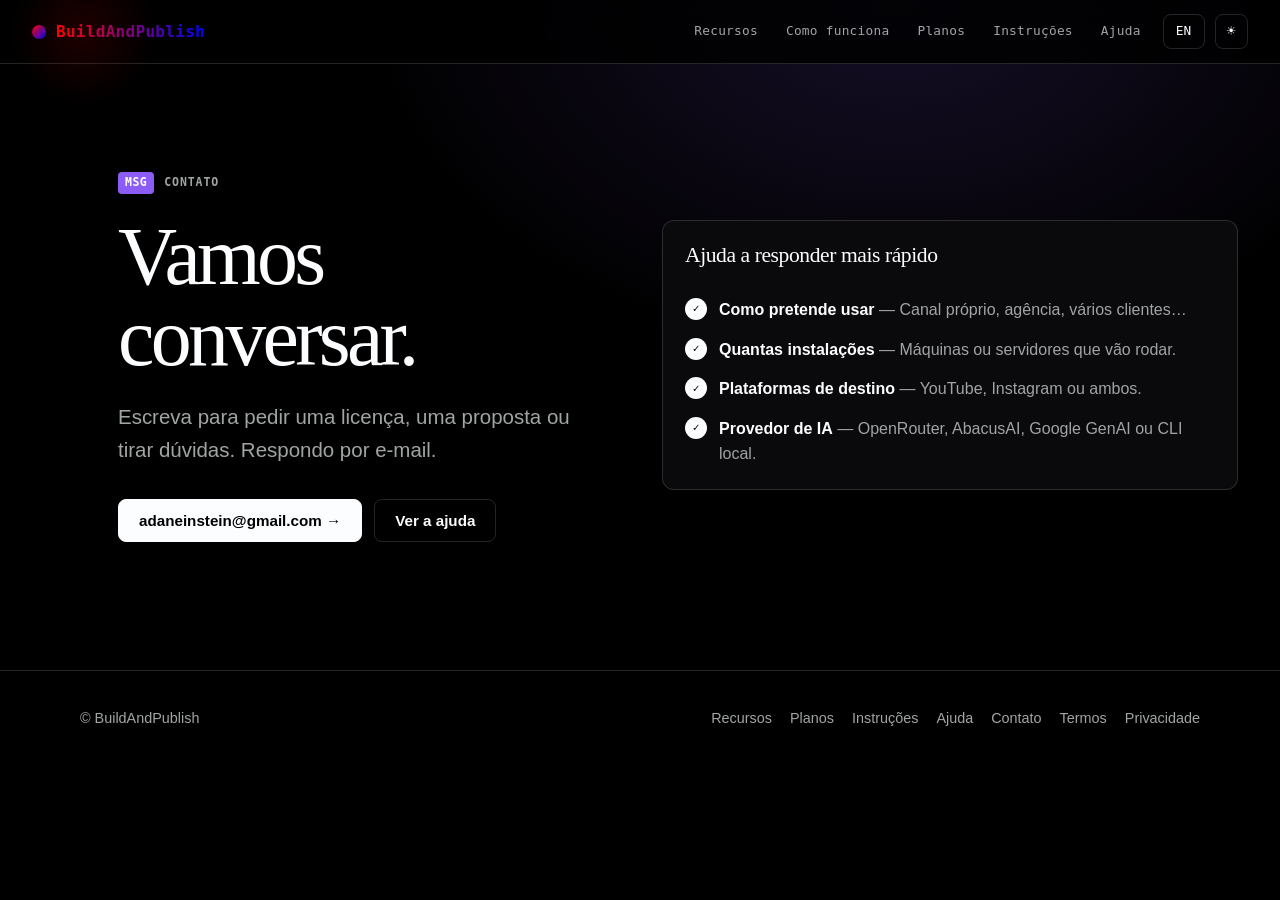
<file: contato.html>
<!doctype html>
<html lang="pt-BR">
<head>
<meta charset="utf-8">
<meta name="viewport" content="width=device-width, initial-scale=1">
<title>Contato — BuildAndPublish</title>
<meta name="description" content="Peça uma licença ou uma proposta do BuildAndPublish por e-mail.">
<meta property="og:title" content="Contato — BuildAndPublish">
<meta property="og:description" content="Peça uma licença ou uma proposta do BuildAndPublish por e-mail.">
<meta property="og:type" content="website">
<meta name="theme-color" content="#000000" id="theme-color">
<link rel="icon" href="assets/favicon.svg" type="image/svg+xml">
<script>try{var d=document.documentElement,l=localStorage.getItem('bnp-lang');d.lang=l==='en'?'en':'pt-BR';var t=localStorage.getItem('bnp-theme')==='light'?'light':'dark';d.dataset.theme=t;document.getElementById('theme-color').content=t==='light'?'#ffffff':'#000000'}catch(e){}</script>
<link rel="stylesheet" href="assets/style.css">
</head>
<body>
<a class="skip" href="#main"><span data-l="pt">Pular para o conteúdo</span><span data-l="en">Skip to content</span></a>

<header class="top">
  <a class="brand" href="index.html"><span class="brand__rec" aria-hidden="true"></span><span class="brand__txt">BuildAndPublish</span></a>
  <nav class="nav" aria-label="Principal">
    <a href="recursos.html"><span data-l="pt">Recursos</span><span data-l="en">Features</span></a>
    <a href="como-funciona.html"><span data-l="pt">Como funciona</span><span data-l="en">How it works</span></a>
    <a href="planos.html"><span data-l="pt">Planos</span><span data-l="en">Plans</span></a>
    <a href="docs.html" class="nav__keep"><span data-l="pt">Instruções</span><span data-l="en">Docs</span></a>
    <a href="ajuda.html" class="nav__keep"><span data-l="pt">Ajuda</span><span data-l="en">Help</span></a>
    <button class="lang" type="button">EN</button>
    <button class="theme" type="button" aria-label="Alternar tema">☾</button>
  </nav>
</header>

<main id="main">
<section class="clip"><div class="wrap split"><div>
<p class="track"><i>MSG</i><span data-l="pt">Contato</span><span data-l="en">Contact</span></p>
<h1><span data-l="pt">Vamos conversar.</span><span data-l="en">Let’s talk.</span></h1>
<p class="lede"><span data-l="pt">Escreva para pedir uma licença, uma proposta ou tirar dúvidas. Respondo por e-mail.</span><span data-l="en">Write to ask for a license, a proposal or to clear up questions. I reply by email.</span></p>
<div class="btns"><a class="btn btn--solid" href="mailto:adaneinstein@gmail.com?subject=BuildAndPublish">adaneinstein@gmail.com →</a><a class="btn btn--ghost" href="ajuda.html"><span data-l="pt">Ver a ajuda</span><span data-l="en">See the help</span></a></div></div>
<div class="card"><h3><span data-l="pt">Ajuda a responder mais rápido</span><span data-l="en">Helps me reply faster</span></h3><ul class="checks"><li><b><span data-l="pt">Como pretende usar</span><span data-l="en">Como pretende usar</span></b> — <span data-l="pt">Canal próprio, agência, vários clientes…</span><span data-l="en">Own channel, agency, several clients…</span></li><li><b><span data-l="pt">Quantas instalações</span><span data-l="en">Quantas instalações</span></b> — <span data-l="pt">Máquinas ou servidores que vão rodar.</span><span data-l="en">Machines or servers that will run it.</span></li><li><b><span data-l="pt">Plataformas de destino</span><span data-l="en">Plataformas de destino</span></b> — <span data-l="pt">YouTube, Instagram ou ambos.</span><span data-l="en">YouTube, Instagram or both.</span></li><li><b><span data-l="pt">Provedor de IA</span><span data-l="en">Provedor de IA</span></b> — <span data-l="pt">OpenRouter, AbacusAI, Google GenAI ou CLI local.</span><span data-l="en">OpenRouter, AbacusAI, Google GenAI or local CLI.</span></li></ul></div>
</div></section>
</main>
<footer class="foot">
  <div class="wrap">
    <span>© BuildAndPublish</span>
    <nav aria-label="Rodapé">
      <a href="recursos.html"><span data-l="pt">Recursos</span><span data-l="en">Features</span></a>
      <a href="planos.html"><span data-l="pt">Planos</span><span data-l="en">Plans</span></a>
      <a href="docs.html"><span data-l="pt">Instruções</span><span data-l="en">Docs</span></a>
      <a href="ajuda.html"><span data-l="pt">Ajuda</span><span data-l="en">Help</span></a>
      <a href="contato.html"><span data-l="pt">Contato</span><span data-l="en">Contact</span></a>
      <a href="termos.html"><span data-l="pt">Termos</span><span data-l="en">Terms</span></a>
      <a href="privacidade.html"><span data-l="pt">Privacidade</span><span data-l="en">Privacy</span></a>
    </nav>
  </div>
</footer>
<script src="assets/app.js"></script>
</body>
</html>
</file>
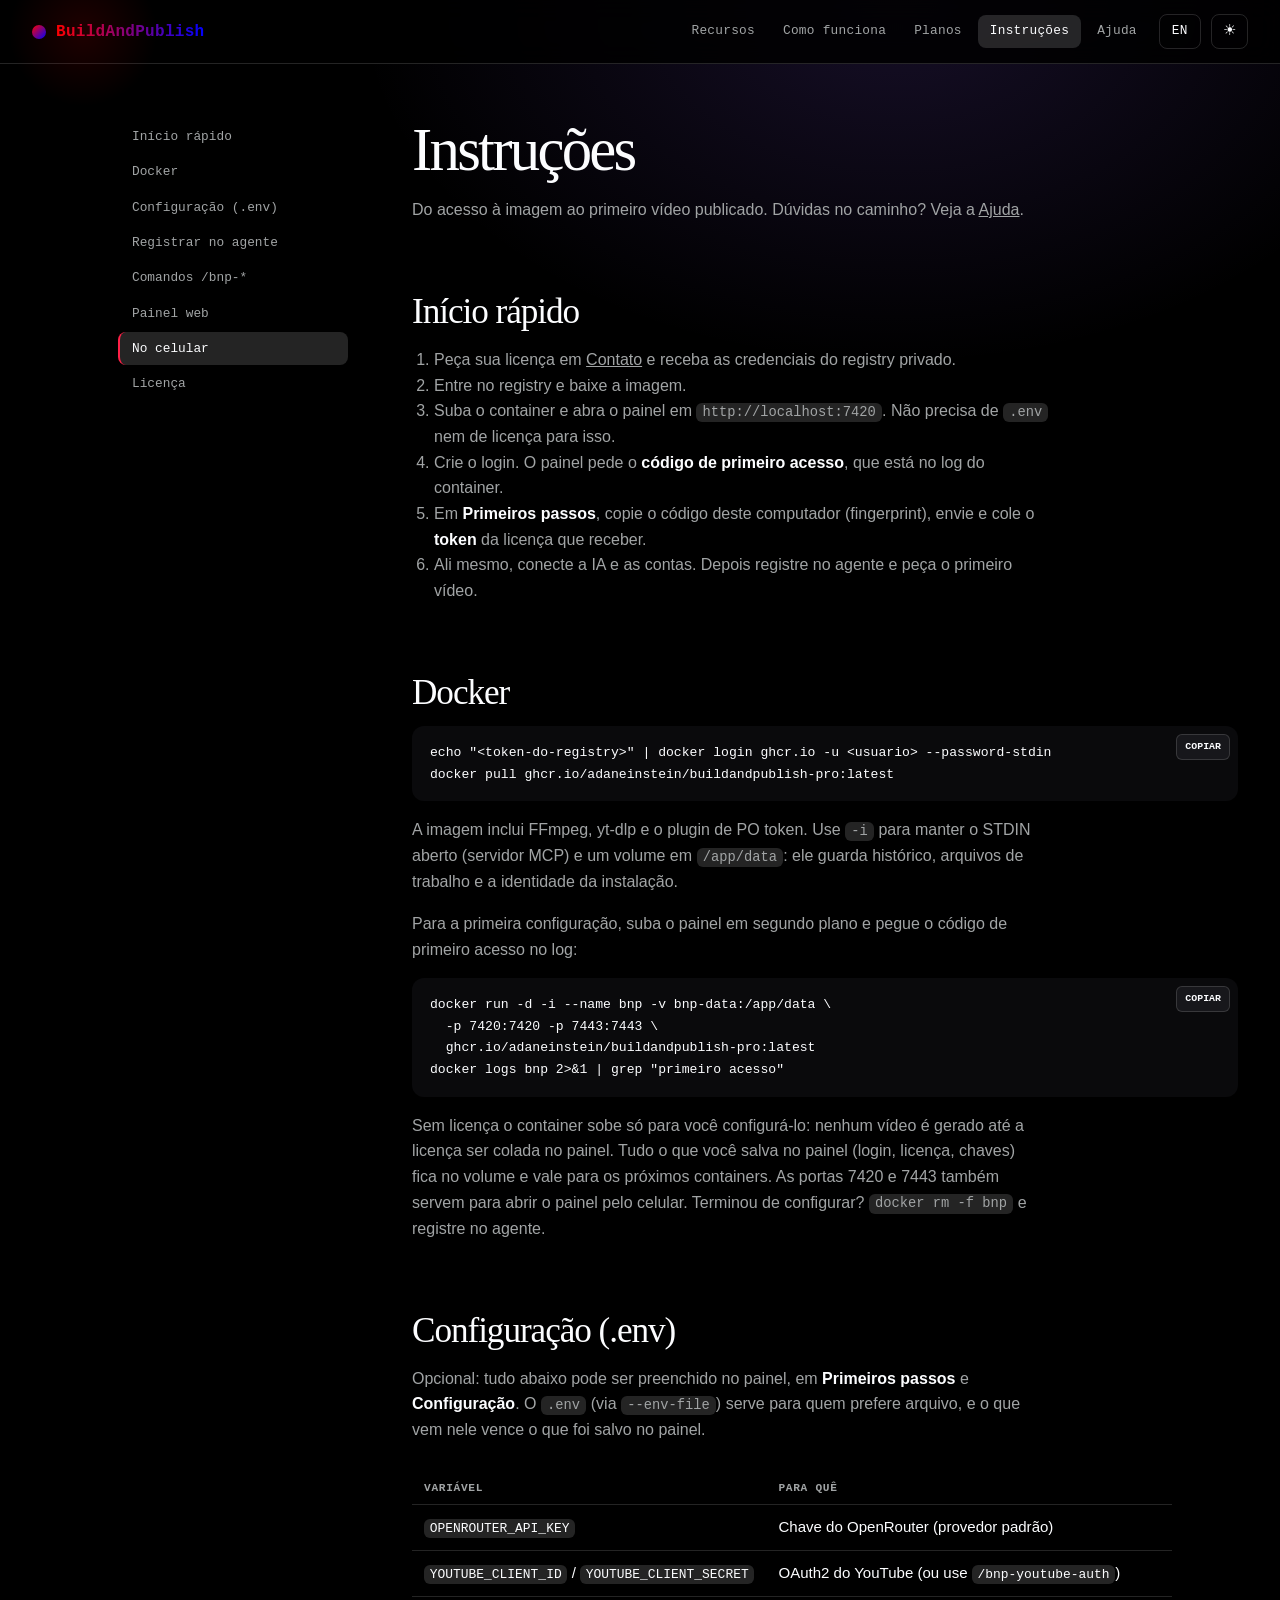
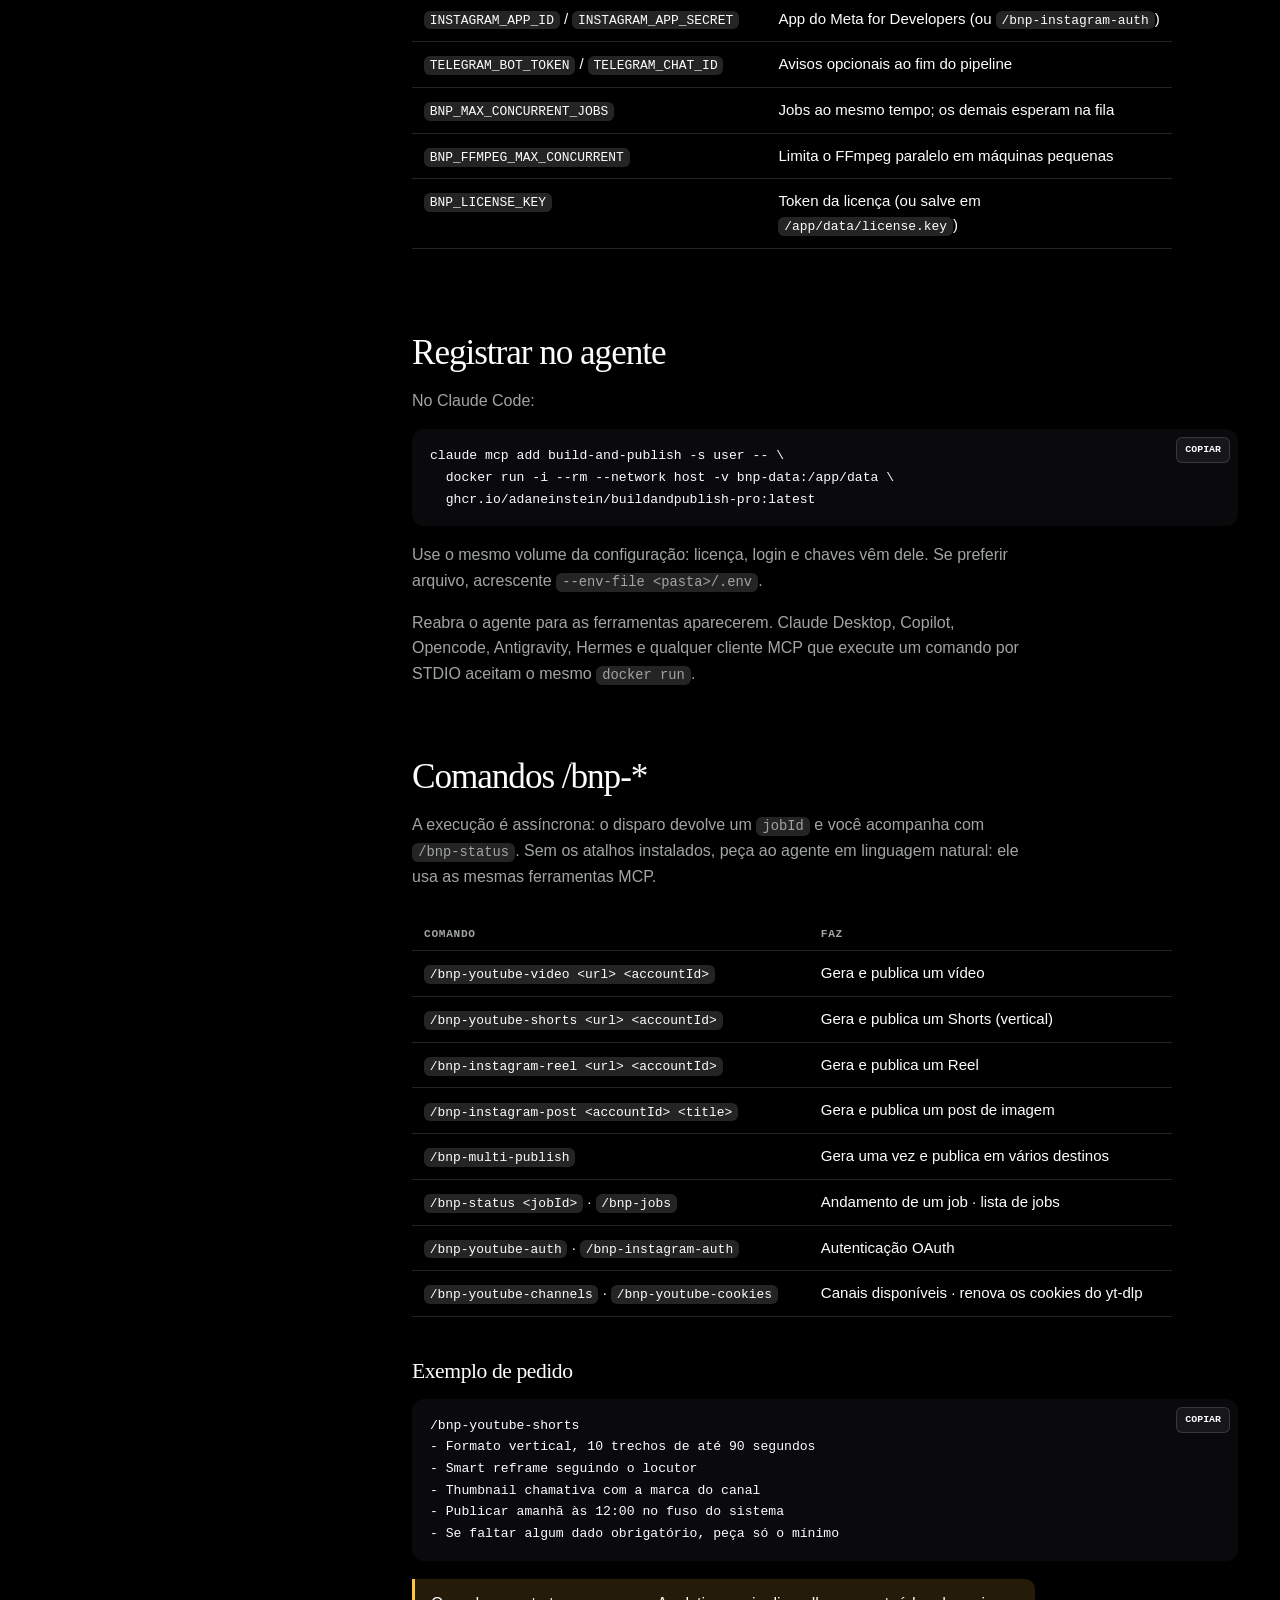
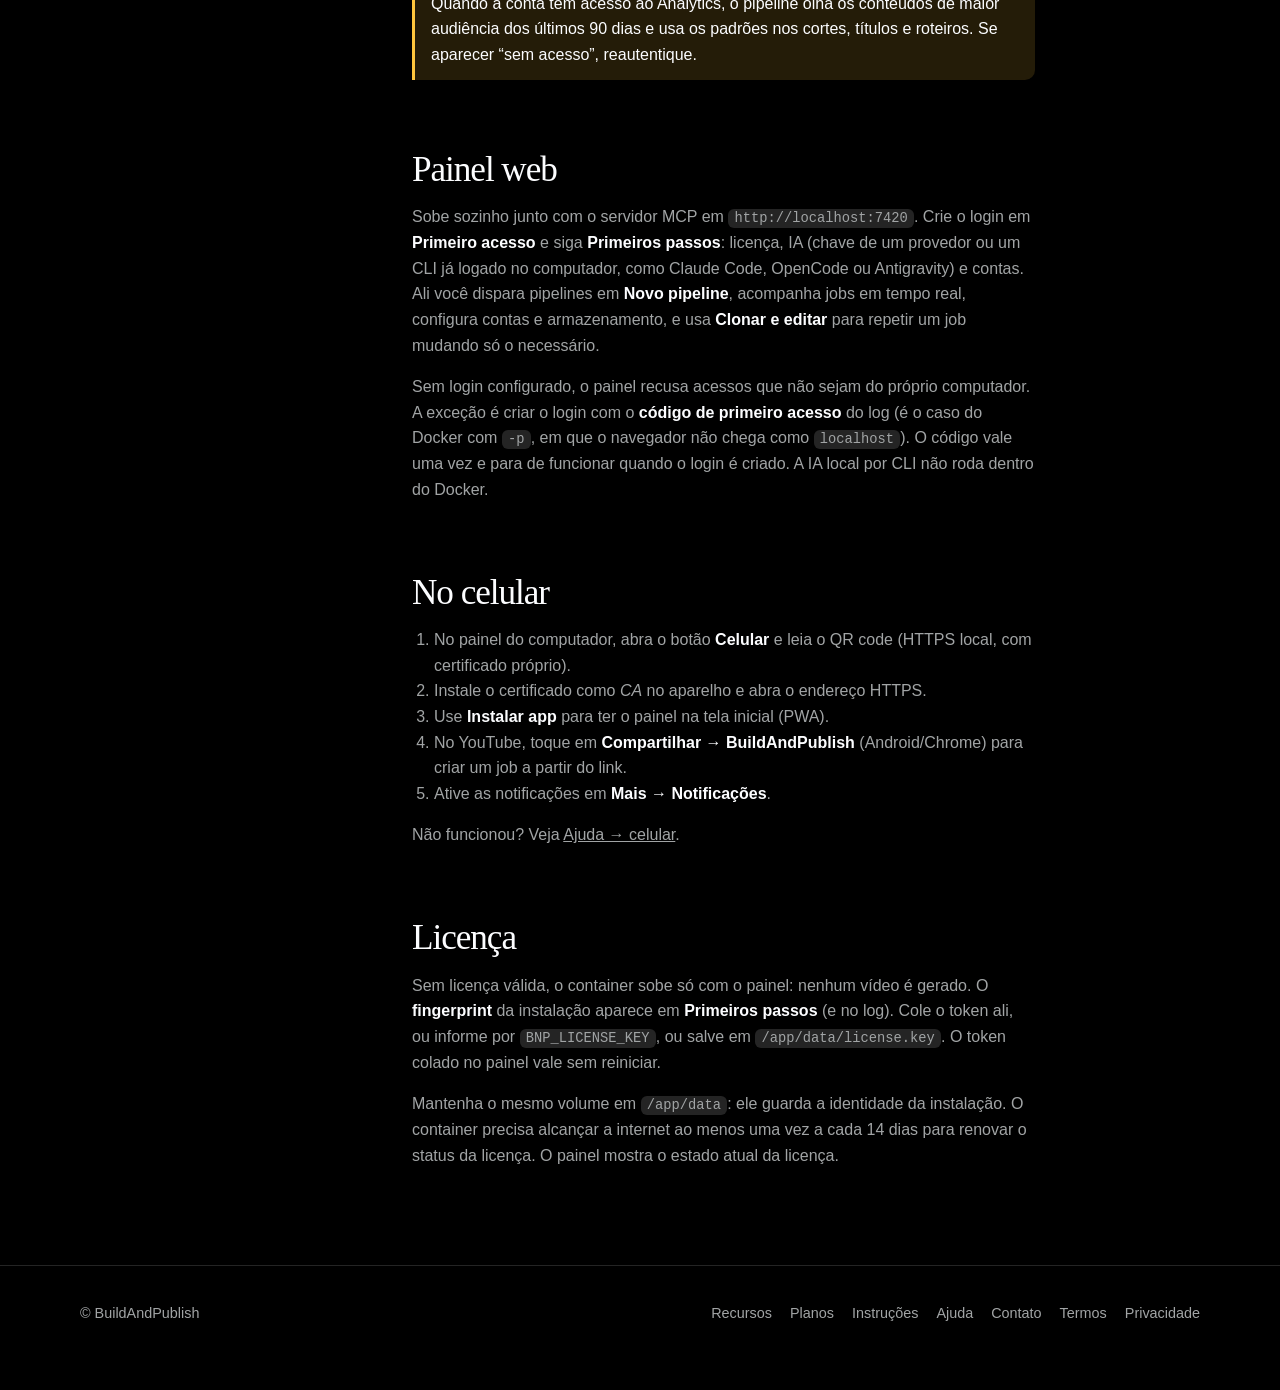
<file: docs.html>
<!doctype html>
<html lang="pt-BR">
<head>
<meta charset="utf-8">
<meta name="viewport" content="width=device-width, initial-scale=1">
<title>Instruções — BuildAndPublish</title>
<meta name="description" content="Receba a imagem, ative a licença, registre no seu agente de IA e publique o primeiro vídeo.">
<meta property="og:title" content="Instruções — BuildAndPublish">
<meta property="og:description" content="Receba a imagem, ative a licença, registre no seu agente de IA e publique o primeiro vídeo.">
<meta property="og:type" content="website">
<meta name="theme-color" content="#000000" id="theme-color">
<link rel="icon" href="assets/favicon.svg" type="image/svg+xml">
<script>try{var d=document.documentElement,l=localStorage.getItem('bnp-lang');d.lang=l==='en'?'en':'pt-BR';var t=localStorage.getItem('bnp-theme')==='light'?'light':'dark';d.dataset.theme=t;document.getElementById('theme-color').content=t==='light'?'#ffffff':'#000000'}catch(e){}</script>
<link rel="stylesheet" href="assets/style.css">
</head>
<body>
<a class="skip" href="#main"><span data-l="pt">Pular para o conteúdo</span><span data-l="en">Skip to content</span></a>

<header class="top">
  <a class="brand" href="index.html"><span class="brand__rec" aria-hidden="true"></span><span class="brand__txt">BuildAndPublish</span></a>
  <nav class="nav" aria-label="Principal">
    <a href="recursos.html"><span data-l="pt">Recursos</span><span data-l="en">Features</span></a>
    <a href="como-funciona.html"><span data-l="pt">Como funciona</span><span data-l="en">How it works</span></a>
    <a href="planos.html"><span data-l="pt">Planos</span><span data-l="en">Plans</span></a>
    <a href="docs.html" aria-current="page" class="nav__keep"><span data-l="pt">Instruções</span><span data-l="en">Docs</span></a>
    <a href="ajuda.html" class="nav__keep"><span data-l="pt">Ajuda</span><span data-l="en">Help</span></a>
    <button class="lang" type="button">EN</button>
    <button class="theme" type="button" aria-label="Alternar tema">☾</button>
  </nav>
</header>

<main id="main">
<div class="wrap doc"><nav class="toc" aria-label="Nesta página"><a href="#inicio"><span data-l="pt">Início rápido</span><span data-l="en">Quick start</span></a><a href="#docker"><span data-l="pt">Docker</span><span data-l="en">Docker</span></a><a href="#env"><span data-l="pt">Configuração (.env)</span><span data-l="en">Configuration (.env)</span></a><a href="#agentes"><span data-l="pt">Registrar no agente</span><span data-l="en">Register with your agent</span></a><a href="#comandos"><span data-l="pt">Comandos /bnp-*</span><span data-l="en">/bnp-* commands</span></a><a href="#painel"><span data-l="pt">Painel web</span><span data-l="en">Web panel</span></a><a href="#celular"><span data-l="pt">No celular</span><span data-l="en">On mobile</span></a><a href="#licenca"><span data-l="pt">Licença</span><span data-l="en">License</span></a></nav><article class="prose"><h1><span data-l="pt">Instruções</span><span data-l="en">Documentation</span></h1>
<p data-l="pt">Do acesso à imagem ao primeiro vídeo publicado. Dúvidas no caminho? Veja a <a href="ajuda.html">Ajuda</a>.</p><p data-l="en">From image access to your first published video. Questions along the way? See the <a href="ajuda.html">Help</a>.</p>

<h2 id="inicio"><span data-l="pt">Início rápido</span><span data-l="en">Quick start</span></h2>
<ol>
<li><span data-l="pt">Peça sua licença em <a href="contato.html">Contato</a> e receba as credenciais do registry privado.</span><span data-l="en">Request your license at <a href="contato.html">Contact</a> and receive the private registry credentials.</span></li>
<li><span data-l="pt">Entre no registry e baixe a imagem.</span><span data-l="en">Sign in to the registry and pull the image.</span></li>
<li><span data-l="pt">Suba o container e abra o painel em <code>http://localhost:7420</code>. Não precisa de <code>.env</code> nem de licença para isso.</span><span data-l="en">Start the container and open the panel at <code>http://localhost:7420</code>. No <code>.env</code> or license needed for that.</span></li>
<li><span data-l="pt">Crie o login. O painel pede o <strong>código de primeiro acesso</strong>, que está no log do container.</span><span data-l="en">Create your login. The panel asks for the <strong>first access code</strong>, which is in the container log.</span></li>
<li><span data-l="pt">Em <strong>Primeiros passos</strong>, copie o código deste computador (fingerprint), envie e cole o <strong>token</strong> da licença que receber.</span><span data-l="en">In <strong>Getting started</strong>, copy this computer’s code (fingerprint), send it and paste the license <strong>token</strong> you receive.</span></li>
<li><span data-l="pt">Ali mesmo, conecte a IA e as contas. Depois registre no agente e peça o primeiro vídeo.</span><span data-l="en">Right there, connect the AI and your accounts. Then register with your agent and ask for your first video.</span></li>
</ol>

<h2 id="docker">Docker</h2>
<div class="pre"><code>echo "&lt;token-do-registry&gt;" | docker login ghcr.io -u &lt;usuario&gt; --password-stdin
docker pull ghcr.io/adaneinstein/buildandpublish-pro:latest</code></div>
<p data-l="pt">A imagem inclui FFmpeg, yt-dlp e o plugin de PO token. Use <code>-i</code> para manter o STDIN aberto (servidor MCP) e um volume em <code>/app/data</code>: ele guarda histórico, arquivos de trabalho e a identidade da instalação.</p><p data-l="en">The image includes FFmpeg, yt-dlp and the PO token plugin. Use <code>-i</code> to keep STDIN open (MCP server) and a volume at <code>/app/data</code>: it holds history, working files and the installation identity.</p>
<p data-l="pt">Para a primeira configuração, suba o painel em segundo plano e pegue o código de primeiro acesso no log:</p><p data-l="en">For the first setup, start the panel in the background and get the first access code from the log:</p>
<div class="pre"><code>docker run -d -i --name bnp -v bnp-data:/app/data \
  -p 7420:7420 -p 7443:7443 \
  ghcr.io/adaneinstein/buildandpublish-pro:latest
docker logs bnp 2&gt;&amp;1 | grep "primeiro acesso"</code></div>
<p data-l="pt">Sem licença o container sobe só para você configurá-lo: nenhum vídeo é gerado até a licença ser colada no painel. Tudo o que você salva no painel (login, licença, chaves) fica no volume e vale para os próximos containers. As portas 7420 e 7443 também servem para abrir o painel pelo celular. Terminou de configurar? <code>docker rm -f bnp</code> e registre no agente.</p><p data-l="en">With no license the container starts only so you can set it up: no video is generated until the license is pasted in the panel. Everything you save in the panel (login, license, keys) lives in the volume and carries over to later containers. Ports 7420 and 7443 also let you open the panel from your phone. Done setting up? <code>docker rm -f bnp</code> and register with your agent.</p>

<h2 id="env"><span data-l="pt">Configuração (.env)</span><span data-l="en">Configuration (.env)</span></h2>
<p data-l="pt">Opcional: tudo abaixo pode ser preenchido no painel, em <strong>Primeiros passos</strong> e <strong>Configuração</strong>. O <code>.env</code> (via <code>--env-file</code>) serve para quem prefere arquivo, e o que vem nele vence o que foi salvo no painel.</p><p data-l="en">Optional: everything below can be filled in on the panel, under <strong>Getting started</strong> and <strong>Settings</strong>. The <code>.env</code> (via <code>--env-file</code>) is for those who prefer a file, and what it sets wins over what was saved in the panel.</p>
<div class="table-scroll"><table>
<thead><tr><th><span data-l="pt">Variável</span><span data-l="en">Variable</span></th><th><span data-l="pt">Para quê</span><span data-l="en">What for</span></th></tr></thead>
<tbody>
<tr><td><code>OPENROUTER_API_KEY</code></td><td><span data-l="pt">Chave do OpenRouter (provedor padrão)</span><span data-l="en">OpenRouter key (default provider)</span></td></tr>
<tr><td><code>YOUTUBE_CLIENT_ID</code> / <code>YOUTUBE_CLIENT_SECRET</code></td><td><span data-l="pt">OAuth2 do YouTube (ou use <code>/bnp-youtube-auth</code>)</span><span data-l="en">YouTube OAuth2 (or use <code>/bnp-youtube-auth</code>)</span></td></tr>
<tr><td><code>INSTAGRAM_APP_ID</code> / <code>INSTAGRAM_APP_SECRET</code></td><td><span data-l="pt">App do Meta for Developers (ou <code>/bnp-instagram-auth</code>)</span><span data-l="en">Meta for Developers app (or <code>/bnp-instagram-auth</code>)</span></td></tr>
<tr><td><code>TELEGRAM_BOT_TOKEN</code> / <code>TELEGRAM_CHAT_ID</code></td><td><span data-l="pt">Avisos opcionais ao fim do pipeline</span><span data-l="en">Optional notices when the pipeline ends</span></td></tr>
<tr><td><code>BNP_MAX_CONCURRENT_JOBS</code></td><td><span data-l="pt">Jobs ao mesmo tempo; os demais esperam na fila</span><span data-l="en">Simultaneous jobs; the rest wait in the queue</span></td></tr>
<tr><td><code>BNP_FFMPEG_MAX_CONCURRENT</code></td><td><span data-l="pt">Limita o FFmpeg paralelo em máquinas pequenas</span><span data-l="en">Caps parallel FFmpeg on small machines</span></td></tr>
<tr><td><code>BNP_LICENSE_KEY</code></td><td><span data-l="pt">Token da licença (ou salve em <code>/app/data/license.key</code>)</span><span data-l="en">License token (or save it at <code>/app/data/license.key</code>)</span></td></tr>
</tbody></table></div>

<h2 id="agentes"><span data-l="pt">Registrar no agente</span><span data-l="en">Register with your agent</span></h2>
<p data-l="pt">No Claude Code:</p><p data-l="en">In Claude Code:</p>
<div class="pre"><code>claude mcp add build-and-publish -s user -- \
  docker run -i --rm --network host -v bnp-data:/app/data \
  ghcr.io/adaneinstein/buildandpublish-pro:latest</code></div>
<p data-l="pt">Use o mesmo volume da configuração: licença, login e chaves vêm dele. Se preferir arquivo, acrescente <code>--env-file &lt;pasta&gt;/.env</code>.</p><p data-l="en">Use the same volume as the setup: license, login and keys come from it. If you prefer a file, add <code>--env-file &lt;folder&gt;/.env</code>.</p>
<p data-l="pt">Reabra o agente para as ferramentas aparecerem. Claude Desktop, Copilot, Opencode, Antigravity, Hermes e qualquer cliente MCP que execute um comando por STDIO aceitam o mesmo <code>docker run</code>.</p><p data-l="en">Reopen the agent so the tools show up. Claude Desktop, Copilot, Opencode, Antigravity, Hermes and any MCP client that runs a command over STDIO accept the same <code>docker run</code>.</p>

<h2 id="comandos"><span data-l="pt">Comandos /bnp-*</span><span data-l="en">/bnp-* commands</span></h2>
<p data-l="pt">A execução é assíncrona: o disparo devolve um <code>jobId</code> e você acompanha com <code>/bnp-status</code>. Sem os atalhos instalados, peça ao agente em linguagem natural: ele usa as mesmas ferramentas MCP.</p><p data-l="en">Execution is asynchronous: starting returns a <code>jobId</code> and you follow it with <code>/bnp-status</code>. Without the shortcuts installed, ask the agent in plain language: it uses the same MCP tools.</p>
<div class="table-scroll"><table>
<thead><tr><th><span data-l="pt">Comando</span><span data-l="en">Command</span></th><th><span data-l="pt">Faz</span><span data-l="en">Does</span></th></tr></thead>
<tbody>
<tr><td><code>/bnp-youtube-video &lt;url&gt; &lt;accountId&gt;</code></td><td><span data-l="pt">Gera e publica um vídeo</span><span data-l="en">Builds and publishes a video</span></td></tr>
<tr><td><code>/bnp-youtube-shorts &lt;url&gt; &lt;accountId&gt;</code></td><td><span data-l="pt">Gera e publica um Shorts (vertical)</span><span data-l="en">Builds and publishes a Short (vertical)</span></td></tr>
<tr><td><code>/bnp-instagram-reel &lt;url&gt; &lt;accountId&gt;</code></td><td><span data-l="pt">Gera e publica um Reel</span><span data-l="en">Builds and publishes a Reel</span></td></tr>
<tr><td><code>/bnp-instagram-post &lt;accountId&gt; &lt;title&gt;</code></td><td><span data-l="pt">Gera e publica um post de imagem</span><span data-l="en">Builds and publishes an image post</span></td></tr>
<tr><td><code>/bnp-multi-publish</code></td><td><span data-l="pt">Gera uma vez e publica em vários destinos</span><span data-l="en">Builds once, publishes to several destinations</span></td></tr>
<tr><td><code>/bnp-status &lt;jobId&gt;</code> · <code>/bnp-jobs</code></td><td><span data-l="pt">Andamento de um job · lista de jobs</span><span data-l="en">A job’s progress · list of jobs</span></td></tr>
<tr><td><code>/bnp-youtube-auth</code> · <code>/bnp-instagram-auth</code></td><td><span data-l="pt">Autenticação OAuth</span><span data-l="en">OAuth sign-in</span></td></tr>
<tr><td><code>/bnp-youtube-channels</code> · <code>/bnp-youtube-cookies</code></td><td><span data-l="pt">Canais disponíveis · renova os cookies do yt-dlp</span><span data-l="en">Available channels · refreshes yt-dlp cookies</span></td></tr>
</tbody></table></div>
<h3><span data-l="pt">Exemplo de pedido</span><span data-l="en">Example request</span></h3>
<div class="pre"><code>/bnp-youtube-shorts
- Formato vertical, 10 trechos de até 90 segundos
- Smart reframe seguindo o locutor
- Thumbnail chamativa com a marca do canal
- Publicar amanhã às 12:00 no fuso do sistema
- Se faltar algum dado obrigatório, peça só o mínimo</code></div>
<div class="note"><p data-l="pt">Quando a conta tem acesso ao Analytics, o pipeline olha os conteúdos de maior audiência dos últimos 90 dias e usa os padrões nos cortes, títulos e roteiros. Se aparecer “sem acesso”, reautentique.</p><p data-l="en">When the account has Analytics access, the pipeline looks at your top content from the last 90 days and uses the patterns in cuts, titles and scripts. If you see “no access”, sign in again.</p></div>

<h2 id="painel"><span data-l="pt">Painel web</span><span data-l="en">Web panel</span></h2>
<p data-l="pt">Sobe sozinho junto com o servidor MCP em <code>http://localhost:7420</code>. Crie o login em <strong>Primeiro acesso</strong> e siga <strong>Primeiros passos</strong>: licença, IA (chave de um provedor ou um CLI já logado no computador, como Claude Code, OpenCode ou Antigravity) e contas. Ali você dispara pipelines em <strong>Novo pipeline</strong>, acompanha jobs em tempo real, configura contas e armazenamento, e usa <strong>Clonar e editar</strong> para repetir um job mudando só o necessário.</p><p data-l="en">It starts with the MCP server at <code>http://localhost:7420</code>. Create your login under <strong>First access</strong> and follow <strong>Getting started</strong>: license, AI (a provider key or a CLI already logged in on the computer, such as Claude Code, OpenCode or Antigravity) and accounts. There you start pipelines in <strong>New pipeline</strong>, follow jobs live, configure accounts and storage, and use <strong>Clone and edit</strong> to repeat a job changing only what you need.</p>
<p data-l="pt">Sem login configurado, o painel recusa acessos que não sejam do próprio computador. A exceção é criar o login com o <strong>código de primeiro acesso</strong> do log (é o caso do Docker com <code>-p</code>, em que o navegador não chega como <code>localhost</code>). O código vale uma vez e para de funcionar quando o login é criado. A IA local por CLI não roda dentro do Docker.</p><p data-l="en">With no login configured, the panel refuses any access that doesn’t come from the machine itself. The exception is creating the login with the <strong>first access code</strong> from the log (the case for Docker with <code>-p</code>, where the browser doesn’t arrive as <code>localhost</code>). The code works once and stops working when the login is created. Local AI through a CLI doesn’t run inside Docker.</p>

<h2 id="celular"><span data-l="pt">No celular</span><span data-l="en">On mobile</span></h2>
<ol>
<li><span data-l="pt">No painel do computador, abra o botão <strong>Celular</strong> e leia o QR code (HTTPS local, com certificado próprio).</span><span data-l="en">On the desktop panel, open the <strong>Phone</strong> button and scan the QR code (local HTTPS, with its own certificate).</span></li>
<li><span data-l="pt">Instale o certificado como <em>CA</em> no aparelho e abra o endereço HTTPS.</span><span data-l="en">Install the certificate as a <em>CA</em> on the device and open the HTTPS address.</span></li>
<li><span data-l="pt">Use <strong>Instalar app</strong> para ter o painel na tela inicial (PWA).</span><span data-l="en">Use <strong>Install app</strong> to put the panel on your home screen (PWA).</span></li>
<li><span data-l="pt">No YouTube, toque em <strong>Compartilhar → BuildAndPublish</strong> (Android/Chrome) para criar um job a partir do link.</span><span data-l="en">In YouTube, tap <strong>Share → BuildAndPublish</strong> (Android/Chrome) to create a job from the link.</span></li>
<li><span data-l="pt">Ative as notificações em <strong>Mais → Notificações</strong>.</span><span data-l="en">Turn on notifications in <strong>More → Notifications</strong>.</span></li>
</ol>
<p data-l="pt">Não funcionou? Veja <a href="ajuda.html#celular">Ajuda → celular</a>.</p><p data-l="en">Didn’t work? See <a href="ajuda.html#celular">Help → mobile</a>.</p>

<h2 id="licenca"><span data-l="pt">Licença</span><span data-l="en">License</span></h2>
<p data-l="pt">Sem licença válida, o container sobe só com o painel: nenhum vídeo é gerado. O <strong>fingerprint</strong> da instalação aparece em <strong>Primeiros passos</strong> (e no log). Cole o token ali, ou informe por <code>BNP_LICENSE_KEY</code>, ou salve em <code>/app/data/license.key</code>. O token colado no painel vale sem reiniciar.</p><p data-l="en">Without a valid license, the container starts with the panel only: no video is generated. The installation <strong>fingerprint</strong> shows in <strong>Getting started</strong> (and in the log). Paste the token there, or provide it through <code>BNP_LICENSE_KEY</code>, or save it at <code>/app/data/license.key</code>. A token pasted in the panel works without a restart.</p>
<p data-l="pt">Mantenha o mesmo volume em <code>/app/data</code>: ele guarda a identidade da instalação. O container precisa alcançar a internet ao menos uma vez a cada 14 dias para renovar o status da licença. O painel mostra o estado atual da licença.</p><p data-l="en">Keep the same volume at <code>/app/data</code>: it holds the installation identity. The container needs internet access at least once every 14 days to renew the license status. The panel shows the current license state.</p></article></div>
</main>
<footer class="foot">
  <div class="wrap">
    <span>© BuildAndPublish</span>
    <nav aria-label="Rodapé">
      <a href="recursos.html"><span data-l="pt">Recursos</span><span data-l="en">Features</span></a>
      <a href="planos.html"><span data-l="pt">Planos</span><span data-l="en">Plans</span></a>
      <a href="docs.html"><span data-l="pt">Instruções</span><span data-l="en">Docs</span></a>
      <a href="ajuda.html"><span data-l="pt">Ajuda</span><span data-l="en">Help</span></a>
      <a href="contato.html"><span data-l="pt">Contato</span><span data-l="en">Contact</span></a>
      <a href="termos.html"><span data-l="pt">Termos</span><span data-l="en">Terms</span></a>
      <a href="privacidade.html"><span data-l="pt">Privacidade</span><span data-l="en">Privacy</span></a>
    </nav>
  </div>
</footer>
<script src="assets/app.js"></script>
</body>
</html>
</file>
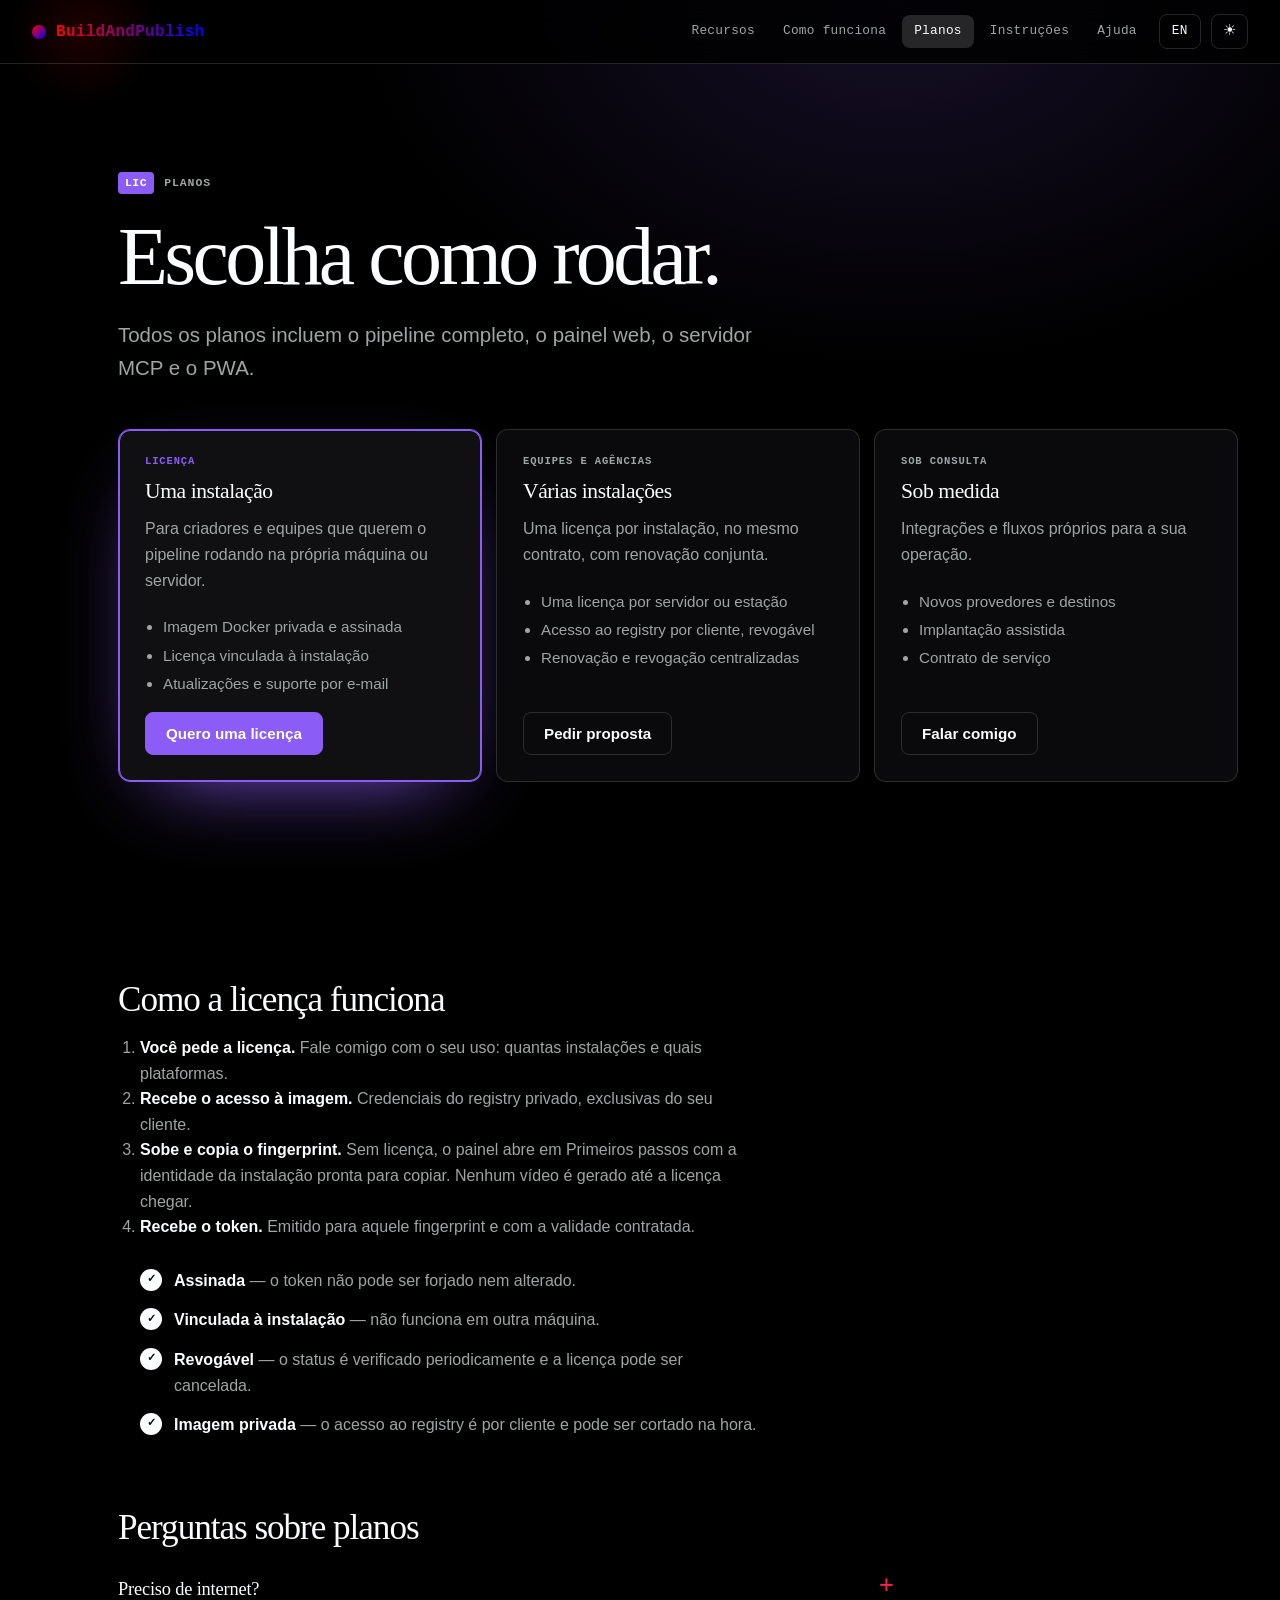
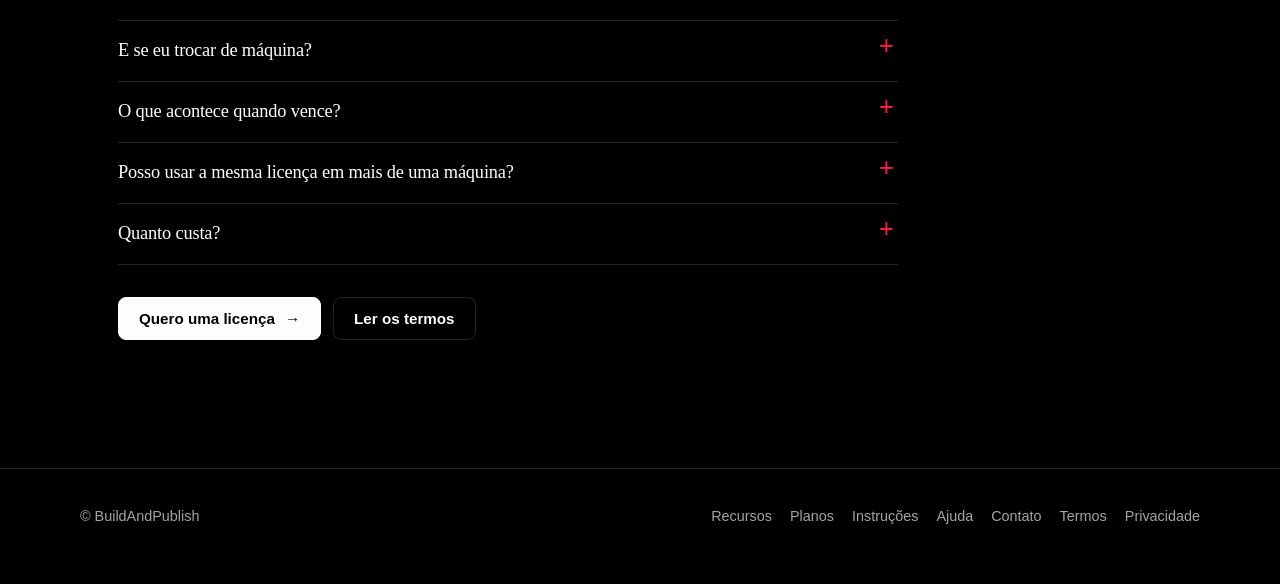
<file: planos.html>
<!doctype html>
<html lang="pt-BR">
<head>
<meta charset="utf-8">
<meta name="viewport" content="width=device-width, initial-scale=1">
<title>Planos — BuildAndPublish</title>
<meta name="description" content="Licença por instalação, imagem Docker privada, atualizações e suporte por e-mail.">
<meta property="og:title" content="Planos — BuildAndPublish">
<meta property="og:description" content="Licença por instalação, imagem Docker privada, atualizações e suporte por e-mail.">
<meta property="og:type" content="website">
<meta name="theme-color" content="#000000" id="theme-color">
<link rel="icon" href="assets/favicon.svg" type="image/svg+xml">
<script>try{var d=document.documentElement,l=localStorage.getItem('bnp-lang');d.lang=l==='en'?'en':'pt-BR';var t=localStorage.getItem('bnp-theme')==='light'?'light':'dark';d.dataset.theme=t;document.getElementById('theme-color').content=t==='light'?'#ffffff':'#000000'}catch(e){}</script>
<link rel="stylesheet" href="assets/style.css">
</head>
<body>
<a class="skip" href="#main"><span data-l="pt">Pular para o conteúdo</span><span data-l="en">Skip to content</span></a>

<header class="top">
  <a class="brand" href="index.html"><span class="brand__rec" aria-hidden="true"></span><span class="brand__txt">BuildAndPublish</span></a>
  <nav class="nav" aria-label="Principal">
    <a href="recursos.html"><span data-l="pt">Recursos</span><span data-l="en">Features</span></a>
    <a href="como-funciona.html"><span data-l="pt">Como funciona</span><span data-l="en">How it works</span></a>
    <a href="planos.html" aria-current="page"><span data-l="pt">Planos</span><span data-l="en">Plans</span></a>
    <a href="docs.html" class="nav__keep"><span data-l="pt">Instruções</span><span data-l="en">Docs</span></a>
    <a href="ajuda.html" class="nav__keep"><span data-l="pt">Ajuda</span><span data-l="en">Help</span></a>
    <button class="lang" type="button">EN</button>
    <button class="theme" type="button" aria-label="Alternar tema">☾</button>
  </nav>
</header>

<main id="main">
<section class="clip"><div class="wrap">
<p class="track track--m"><i>LIC</i><span data-l="pt">Planos</span><span data-l="en">Plans</span></p>
<h1><span data-l="pt">Escolha como rodar.</span><span data-l="en">Choose how to run it.</span></h1>
<p class="lede"><span data-l="pt">Todos os planos incluem o pipeline completo, o painel web, o servidor MCP e o PWA.</span><span data-l="en">Every plan includes the full pipeline, the web panel, the MCP server and the PWA.</span></p>
<div class="tiers">
      <div class="tier tier--hot">
        <span class="tier__tag"><span data-l="pt">Licença</span><span data-l="en">License</span></span>
        <h3><span data-l="pt">Uma instalação</span><span data-l="en">One installation</span></h3>
        <p><span data-l="pt">Para criadores e equipes que querem o pipeline rodando na própria máquina ou servidor.</span><span data-l="en">For creators and teams who want the pipeline running on their own machine or server.</span></p>
        <ul><li><span data-l="pt">Imagem Docker privada e assinada</span><span data-l="en">Private, signed Docker image</span></li><li><span data-l="pt">Licença vinculada à instalação</span><span data-l="en">License bound to the installation</span></li><li><span data-l="pt">Atualizações e suporte por e-mail</span><span data-l="en">Updates and email support</span></li></ul>
        <a class="btn" href="contato.html"><span data-l="pt">Quero uma licença</span><span data-l="en">I want a license</span></a>
      </div>
      <div class="tier">
        <span class="tier__tag"><span data-l="pt">Equipes e agências</span><span data-l="en">Teams and agencies</span></span>
        <h3><span data-l="pt">Várias instalações</span><span data-l="en">Several installations</span></h3>
        <p><span data-l="pt">Uma licença por instalação, no mesmo contrato, com renovação conjunta.</span><span data-l="en">One license per installation, under the same contract, renewed together.</span></p>
        <ul><li><span data-l="pt">Uma licença por servidor ou estação</span><span data-l="en">One license per server or workstation</span></li><li><span data-l="pt">Acesso ao registry por cliente, revogável</span><span data-l="en">Per-customer registry access, revocable</span></li><li><span data-l="pt">Renovação e revogação centralizadas</span><span data-l="en">Central renewal and revocation</span></li></ul>
        <a class="btn btn--ghost" href="contato.html"><span data-l="pt">Pedir proposta</span><span data-l="en">Request a proposal</span></a>
      </div>
      <div class="tier">
        <span class="tier__tag"><span data-l="pt">Sob consulta</span><span data-l="en">On request</span></span>
        <h3><span data-l="pt">Sob medida</span><span data-l="en">Custom</span></h3>
        <p><span data-l="pt">Integrações e fluxos próprios para a sua operação.</span><span data-l="en">Integrations and workflows built for your operation.</span></p>
        <ul><li><span data-l="pt">Novos provedores e destinos</span><span data-l="en">New providers and destinations</span></li><li><span data-l="pt">Implantação assistida</span><span data-l="en">Assisted deployment</span></li><li><span data-l="pt">Contrato de serviço</span><span data-l="en">Service agreement</span></li></ul>
        <a class="btn btn--ghost" href="contato.html"><span data-l="pt">Falar comigo</span><span data-l="en">Talk to me</span></a>
      </div>
    </div>
</div></section>
<section class="clip" style="padding-top:0;border-top:0"><div class="wrap prose">
<h2><span data-l="pt">Como a licença funciona</span><span data-l="en">How the license works</span></h2>
<ol><li><strong><span data-l="pt">Você pede a licença</span><span data-l="en">You request the license</span>.</strong> <span data-l="pt">Fale comigo com o seu uso: quantas instalações e quais plataformas.</span><span data-l="en">Talk to me with your use: how many installations and which platforms.</span></li><li><strong><span data-l="pt">Recebe o acesso à imagem</span><span data-l="en">You get image access</span>.</strong> <span data-l="pt">Credenciais do registry privado, exclusivas do seu cliente.</span><span data-l="en">Credentials for the private registry, exclusive to your account.</span></li><li><strong><span data-l="pt">Sobe e copia o fingerprint</span><span data-l="en">Start it and copy the fingerprint</span>.</strong> <span data-l="pt">Sem licença, o painel abre em Primeiros passos com a identidade da instalação pronta para copiar. Nenhum vídeo é gerado até a licença chegar.</span><span data-l="en">With no license, the panel opens on Getting started with the installation’s identity ready to copy. No video is generated until the license arrives.</span></li><li><strong><span data-l="pt">Recebe o token</span><span data-l="en">You get the token</span>.</strong> <span data-l="pt">Emitido para aquele fingerprint e com a validade contratada.</span><span data-l="en">Issued for that fingerprint with the contracted term.</span></li></ol>
<ul class="checks">
<li><b><span data-l="pt">Assinada</span><span data-l="en">Signed</span></b> — <span data-l="pt">o token não pode ser forjado nem alterado.</span><span data-l="en">the token can’t be forged or altered.</span></li>
<li><b><span data-l="pt">Vinculada à instalação</span><span data-l="en">Bound to the installation</span></b> — <span data-l="pt">não funciona em outra máquina.</span><span data-l="en">it doesn’t work on another machine.</span></li>
<li><b><span data-l="pt">Revogável</span><span data-l="en">Revocable</span></b> — <span data-l="pt">o status é verificado periodicamente e a licença pode ser cancelada.</span><span data-l="en">status is checked periodically and the license can be cancelled.</span></li>
<li><b><span data-l="pt">Imagem privada</span><span data-l="en">Private image</span></b> — <span data-l="pt">o acesso ao registry é por cliente e pode ser cortado na hora.</span><span data-l="en">registry access is per customer and can be cut at once.</span></li>
</ul>
<h2><span data-l="pt">Perguntas sobre planos</span><span data-l="en">Plan questions</span></h2>
<details><summary><span data-l="pt">Preciso de internet?</span><span data-l="en">Do I need internet?</span></summary><div><div data-l="pt">O pipeline roda na sua máquina, mas o app precisa checar o status da licença ao menos uma vez a cada 14 dias. As chamadas de IA vão para o provedor que você configurar.</div><div data-l="en">The pipeline runs on your machine, but the app must check the license status at least once every 14 days. AI calls go to the provider you configure.</div></div></details><details><summary><span data-l="pt">E se eu trocar de máquina?</span><span data-l="en">What if I change machines?</span></summary><div><div data-l="pt">A licença é atada à instalação. Em uma nova máquina, ou sem o volume de dados, o fingerprint muda; fale comigo para reemitir.</div><div data-l="en">The license is bound to the installation. On a new machine, or without the data volume, the fingerprint changes; talk to me to reissue it.</div></div></details><details><summary><span data-l="pt">O que acontece quando vence?</span><span data-l="en">What happens when it expires?</span></summary><div><div data-l="pt">Jobs novos são recusados e o painel mostra o motivo. Os arquivos e o histórico continuam no seu volume; renovada a licença, tudo volta.</div><div data-l="en">New jobs are refused and the panel shows the reason. Your files and history stay in your volume; once renewed, everything resumes.</div></div></details><details><summary><span data-l="pt">Posso usar a mesma licença em mais de uma máquina?</span><span data-l="en">Can I use one license on more than one machine?</span></summary><div><div data-l="pt">Não. Cada instalação tem a sua licença; compartilhar o token ou o acesso ao registry é vedado pelo contrato.</div><div data-l="en">No. Each installation has its own license; sharing the token or registry access is prohibited by the contract.</div></div></details><details><summary><span data-l="pt">Quanto custa?</span><span data-l="en">How much does it cost?</span></summary><div><div data-l="pt">Os valores dependem do número de instalações e do suporte. Escreva para mim e eu respondo com uma proposta.</div><div data-l="en">Pricing depends on the number of installations and the support level. Write to me and I’ll reply with a proposal.</div></div></details>
<div class="btns"><a class="btn btn--solid" href="contato.html"><span data-l="pt">Quero uma licença</span><span data-l="en">I want a license</span> →</a><a class="btn btn--ghost" href="termos.html"><span data-l="pt">Ler os termos</span><span data-l="en">Read the terms</span></a></div>
</div></section>
</main>
<footer class="foot">
  <div class="wrap">
    <span>© BuildAndPublish</span>
    <nav aria-label="Rodapé">
      <a href="recursos.html"><span data-l="pt">Recursos</span><span data-l="en">Features</span></a>
      <a href="planos.html"><span data-l="pt">Planos</span><span data-l="en">Plans</span></a>
      <a href="docs.html"><span data-l="pt">Instruções</span><span data-l="en">Docs</span></a>
      <a href="ajuda.html"><span data-l="pt">Ajuda</span><span data-l="en">Help</span></a>
      <a href="contato.html"><span data-l="pt">Contato</span><span data-l="en">Contact</span></a>
      <a href="termos.html"><span data-l="pt">Termos</span><span data-l="en">Terms</span></a>
      <a href="privacidade.html"><span data-l="pt">Privacidade</span><span data-l="en">Privacy</span></a>
    </nav>
  </div>
</footer>
<script src="assets/app.js"></script>
</body>
</html>
</file>
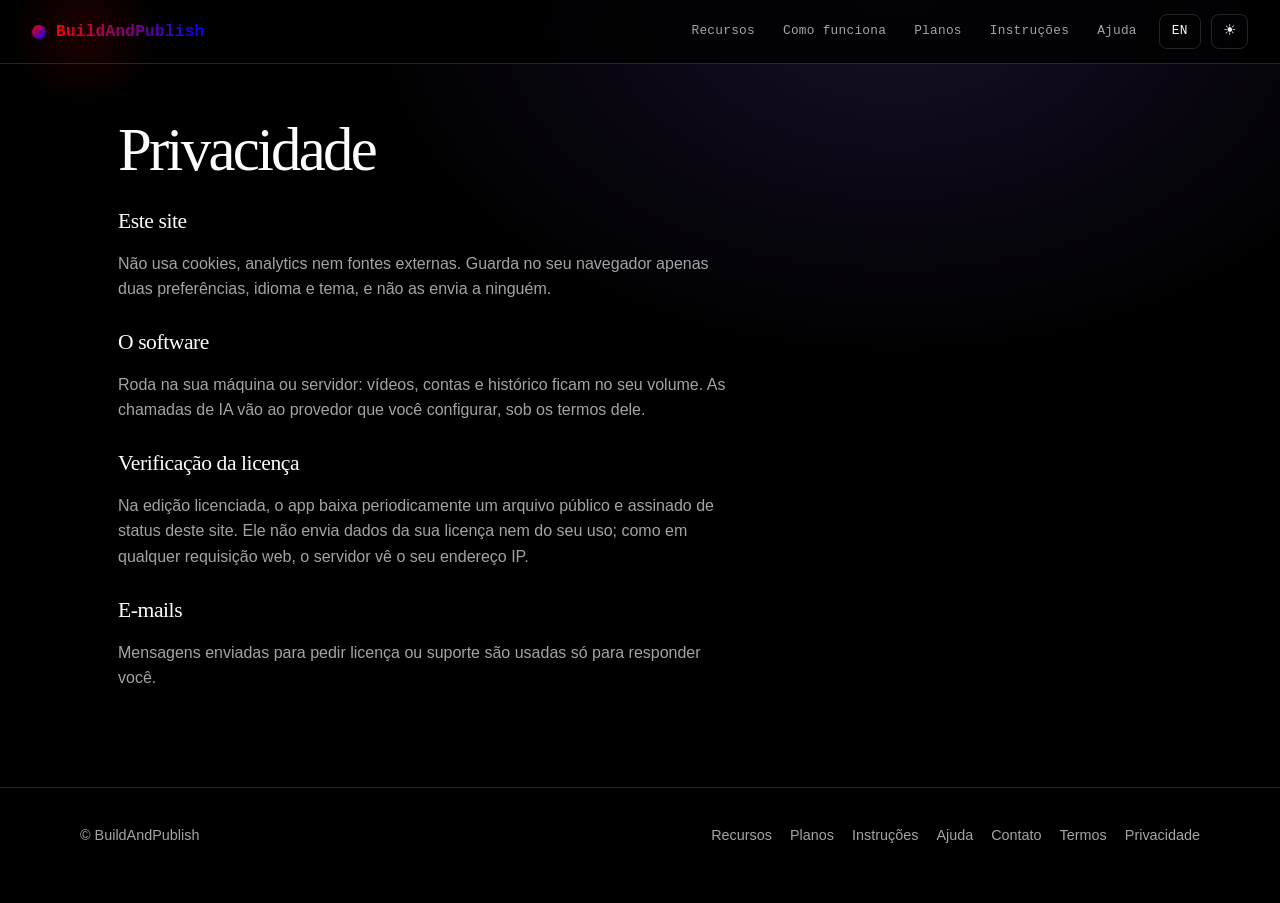
<file: privacidade.html>
<!doctype html>
<html lang="pt-BR">
<head>
<meta charset="utf-8">
<meta name="viewport" content="width=device-width, initial-scale=1">
<title>Privacidade — BuildAndPublish</title>
<meta name="description" content="O que o site e o software do BuildAndPublish coletam.">
<meta property="og:title" content="Privacidade — BuildAndPublish">
<meta property="og:description" content="O que o site e o software do BuildAndPublish coletam.">
<meta property="og:type" content="website">
<meta name="theme-color" content="#000000" id="theme-color">
<link rel="icon" href="assets/favicon.svg" type="image/svg+xml">
<script>try{var d=document.documentElement,l=localStorage.getItem('bnp-lang');d.lang=l==='en'?'en':'pt-BR';var t=localStorage.getItem('bnp-theme')==='light'?'light':'dark';d.dataset.theme=t;document.getElementById('theme-color').content=t==='light'?'#ffffff':'#000000'}catch(e){}</script>
<link rel="stylesheet" href="assets/style.css">
</head>
<body>
<a class="skip" href="#main"><span data-l="pt">Pular para o conteúdo</span><span data-l="en">Skip to content</span></a>

<header class="top">
  <a class="brand" href="index.html"><span class="brand__rec" aria-hidden="true"></span><span class="brand__txt">BuildAndPublish</span></a>
  <nav class="nav" aria-label="Principal">
    <a href="recursos.html"><span data-l="pt">Recursos</span><span data-l="en">Features</span></a>
    <a href="como-funciona.html"><span data-l="pt">Como funciona</span><span data-l="en">How it works</span></a>
    <a href="planos.html"><span data-l="pt">Planos</span><span data-l="en">Plans</span></a>
    <a href="docs.html" class="nav__keep"><span data-l="pt">Instruções</span><span data-l="en">Docs</span></a>
    <a href="ajuda.html" class="nav__keep"><span data-l="pt">Ajuda</span><span data-l="en">Help</span></a>
    <button class="lang" type="button">EN</button>
    <button class="theme" type="button" aria-label="Alternar tema">☾</button>
  </nav>
</header>

<main id="main">
<div class="wrap doc" style="grid-template-columns:minmax(0,1fr)"><article class="prose"><h1><span data-l="pt">Privacidade</span><span data-l="en">Privacy</span></h1>
<h3><span data-l="pt">Este site</span><span data-l="en">This site</span></h3>
<p data-l="pt">Não usa cookies, analytics nem fontes externas. Guarda no seu navegador apenas duas preferências, idioma e tema, e não as envia a ninguém.</p><p data-l="en">Uses no cookies, analytics or external fonts. It stores only two preferences in your browser, language and theme, and sends them to no one.</p>
<h3><span data-l="pt">O software</span><span data-l="en">The software</span></h3>
<p data-l="pt">Roda na sua máquina ou servidor: vídeos, contas e histórico ficam no seu volume. As chamadas de IA vão ao provedor que você configurar, sob os termos dele.</p><p data-l="en">Runs on your machine or server: videos, accounts and history stay in your volume. AI calls go to the provider you configure, under its terms.</p>
<h3><span data-l="pt">Verificação da licença</span><span data-l="en">License check</span></h3>
<p data-l="pt">Na edição licenciada, o app baixa periodicamente um arquivo público e assinado de status deste site. Ele não envia dados da sua licença nem do seu uso; como em qualquer requisição web, o servidor vê o seu endereço IP.</p><p data-l="en">In the licensed edition, the app periodically downloads a public, signed status file from this site. It sends no license or usage data; as with any web request, the server sees your IP address.</p>
<h3><span data-l="pt">E-mails</span><span data-l="en">Emails</span></h3>
<p data-l="pt">Mensagens enviadas para pedir licença ou suporte são usadas só para responder você.</p><p data-l="en">Messages sent to request a license or support are used only to reply to you.</p></article></div>
</main>
<footer class="foot">
  <div class="wrap">
    <span>© BuildAndPublish</span>
    <nav aria-label="Rodapé">
      <a href="recursos.html"><span data-l="pt">Recursos</span><span data-l="en">Features</span></a>
      <a href="planos.html"><span data-l="pt">Planos</span><span data-l="en">Plans</span></a>
      <a href="docs.html"><span data-l="pt">Instruções</span><span data-l="en">Docs</span></a>
      <a href="ajuda.html"><span data-l="pt">Ajuda</span><span data-l="en">Help</span></a>
      <a href="contato.html"><span data-l="pt">Contato</span><span data-l="en">Contact</span></a>
      <a href="termos.html"><span data-l="pt">Termos</span><span data-l="en">Terms</span></a>
      <a href="privacidade.html"><span data-l="pt">Privacidade</span><span data-l="en">Privacy</span></a>
    </nav>
  </div>
</footer>
<script src="assets/app.js"></script>
</body>
</html>
</file>
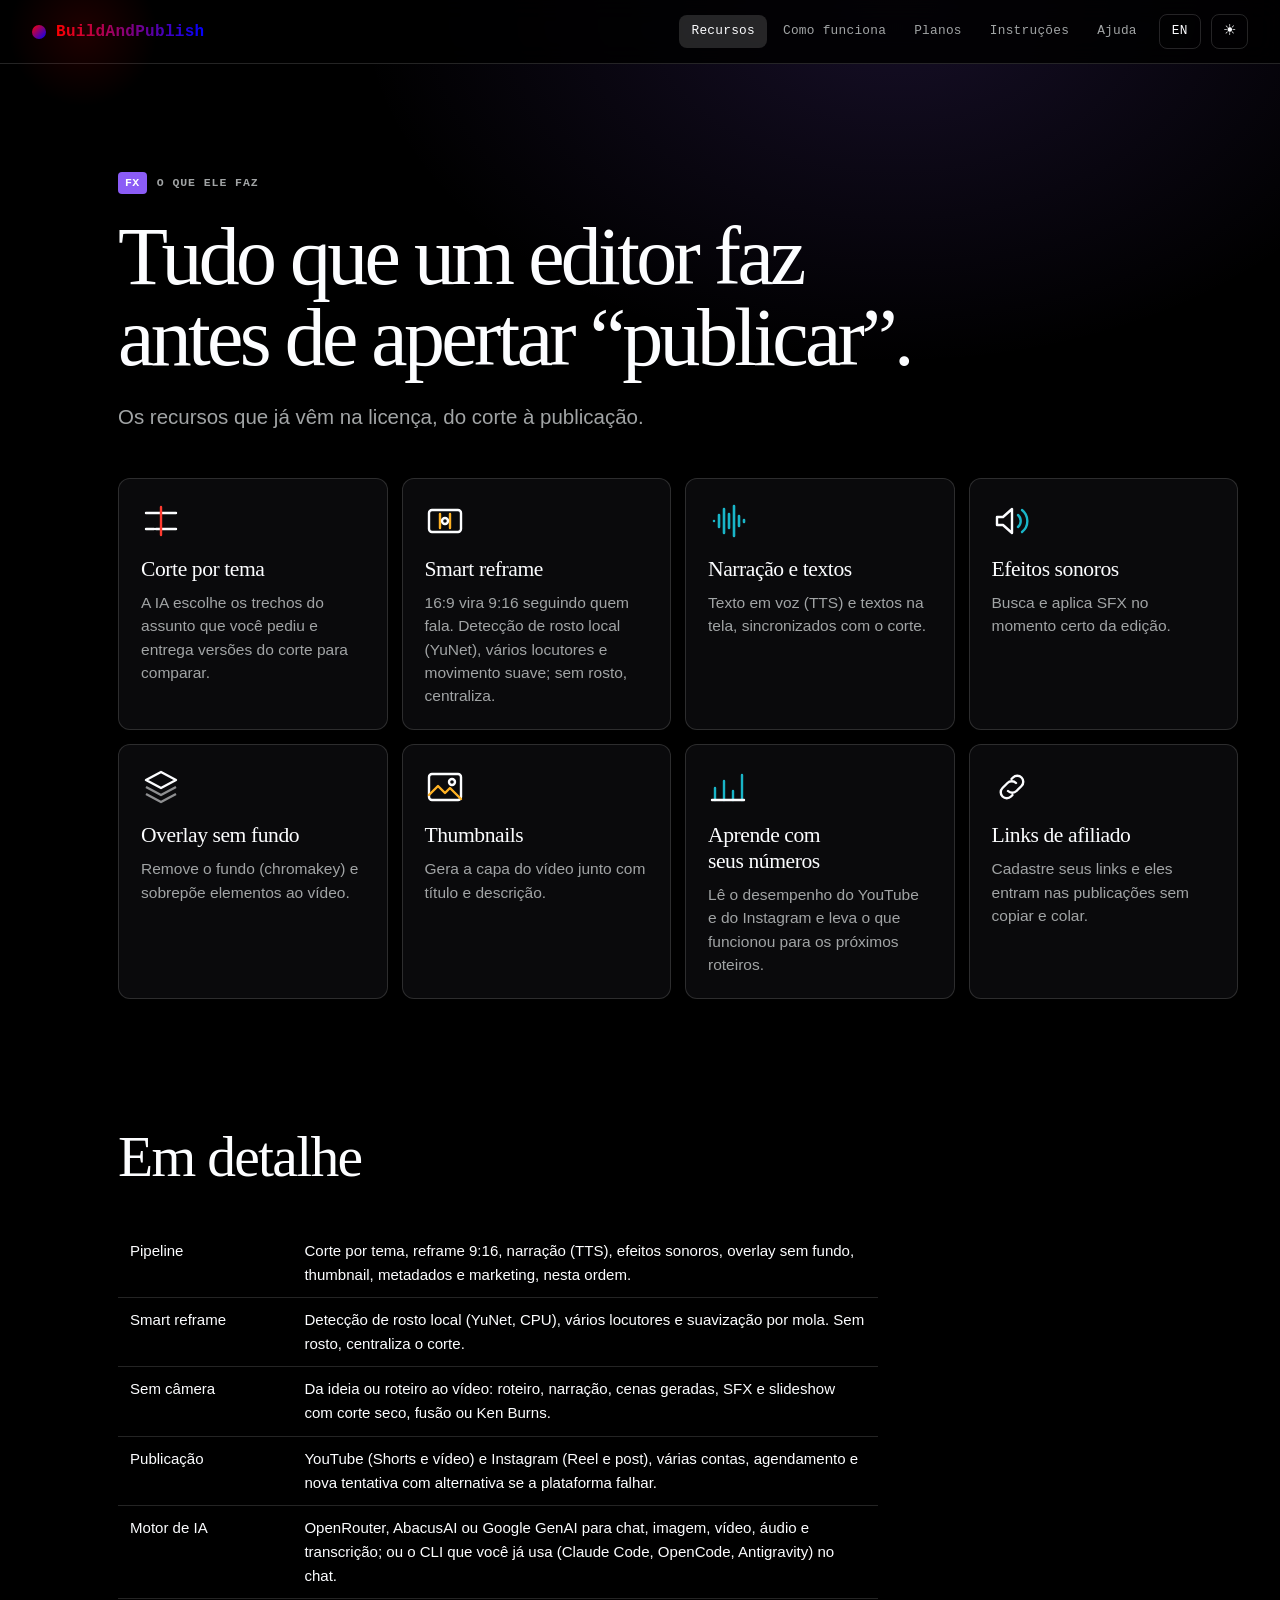
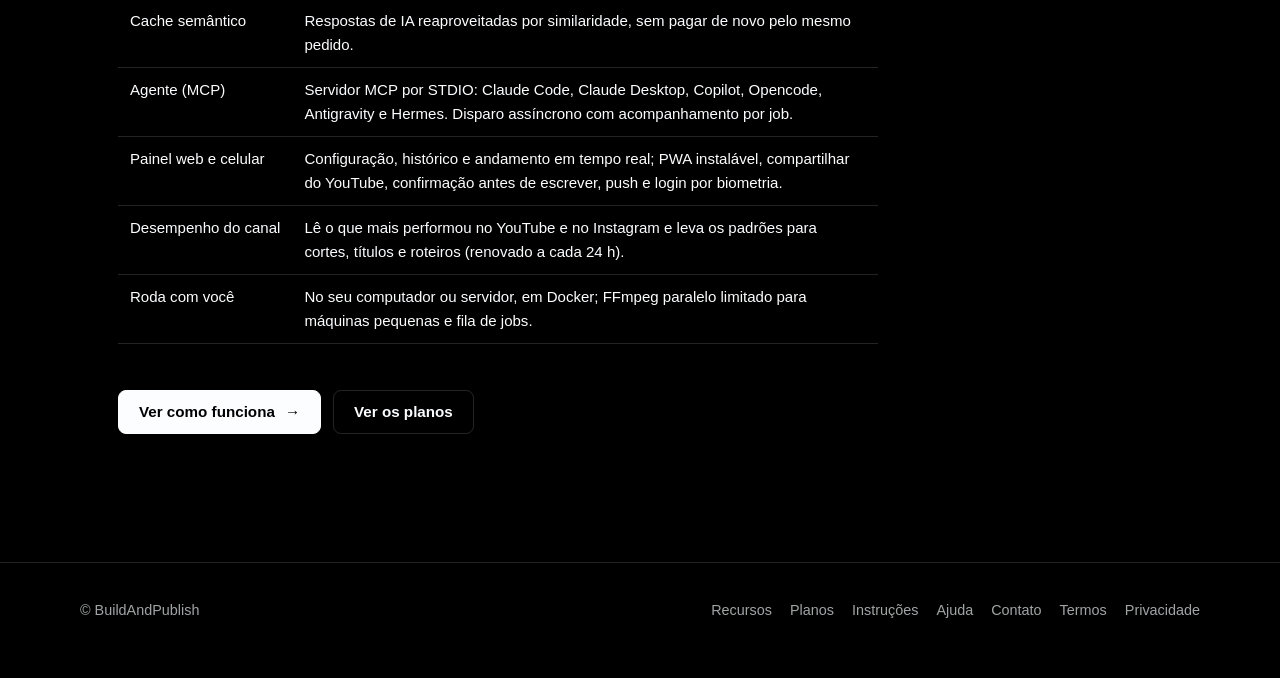
<file: recursos.html>
<!doctype html>
<html lang="pt-BR">
<head>
<meta charset="utf-8">
<meta name="viewport" content="width=device-width, initial-scale=1">
<title>Recursos — BuildAndPublish</title>
<meta name="description" content="Corte, reframe 9:16, narração, efeitos, thumbnail e publicação no YouTube e Instagram, controlados por um agente de IA.">
<meta property="og:title" content="Recursos — BuildAndPublish">
<meta property="og:description" content="Corte, reframe 9:16, narração, efeitos, thumbnail e publicação no YouTube e Instagram, controlados por um agente de IA.">
<meta property="og:type" content="website">
<meta name="theme-color" content="#000000" id="theme-color">
<link rel="icon" href="assets/favicon.svg" type="image/svg+xml">
<script>try{var d=document.documentElement,l=localStorage.getItem('bnp-lang');d.lang=l==='en'?'en':'pt-BR';var t=localStorage.getItem('bnp-theme')==='light'?'light':'dark';d.dataset.theme=t;document.getElementById('theme-color').content=t==='light'?'#ffffff':'#000000'}catch(e){}</script>
<link rel="stylesheet" href="assets/style.css">
</head>
<body>
<a class="skip" href="#main"><span data-l="pt">Pular para o conteúdo</span><span data-l="en">Skip to content</span></a>

<header class="top">
  <a class="brand" href="index.html"><span class="brand__rec" aria-hidden="true"></span><span class="brand__txt">BuildAndPublish</span></a>
  <nav class="nav" aria-label="Principal">
    <a href="recursos.html" aria-current="page"><span data-l="pt">Recursos</span><span data-l="en">Features</span></a>
    <a href="como-funciona.html"><span data-l="pt">Como funciona</span><span data-l="en">How it works</span></a>
    <a href="planos.html"><span data-l="pt">Planos</span><span data-l="en">Plans</span></a>
    <a href="docs.html" class="nav__keep"><span data-l="pt">Instruções</span><span data-l="en">Docs</span></a>
    <a href="ajuda.html" class="nav__keep"><span data-l="pt">Ajuda</span><span data-l="en">Help</span></a>
    <button class="lang" type="button">EN</button>
    <button class="theme" type="button" aria-label="Alternar tema">☾</button>
  </nav>
</header>

<main id="main">
<section class="clip"><div class="wrap">
<p class="track track--m"><i>FX</i><span data-l="pt">O que ele faz</span><span data-l="en">What it does</span></p>
<h1><span data-l="pt">Tudo que um editor faz antes de apertar “publicar”.</span><span data-l="en">Everything an editor does before hitting “publish”.</span></h1>
<p class="lede"><span data-l="pt">Os recursos que já vêm na licença, do corte à publicação.</span><span data-l="en">The features that ship with the license, from cut to publish.</span></p>
<div class="grid">
      <article class="card">
        <svg viewBox="0 0 40 40" fill="none" stroke="currentColor" stroke-width="2.4" stroke-linecap="round" aria-hidden="true"><path d="M5 12h14M21 12h14M5 28h8M15 28h20"/><path d="M20 6v28" stroke="#FF3B30"/></svg>
        <h3><span data-l="pt">Corte por tema</span><span data-l="en">Topic-based cuts</span></h3>
        <p><span data-l="pt">A IA escolhe os trechos do assunto que você pediu e entrega versões do corte para comparar.</span><span data-l="en">The AI picks the segments about the topic you asked for and delivers cut versions to compare.</span></p>
      </article>
      <article class="card">
        <svg viewBox="0 0 40 40" fill="none" stroke="currentColor" stroke-width="2.4" stroke-linecap="round" stroke-linejoin="round" aria-hidden="true"><rect x="4" y="9" width="32" height="22" rx="3"/><path d="M15 13v14M25 13v14" stroke="#FFB224"/><circle cx="20" cy="20" r="3"/></svg>
        <h3>Smart reframe</h3>
        <p><span data-l="pt">16:9 vira 9:16 seguindo quem fala. Detecção de rosto local (YuNet), vários locutores e movimento suave; sem rosto, centraliza.</span><span data-l="en">16:9 becomes 9:16 following whoever speaks. Local face detection (YuNet), multiple speakers, smooth motion; no face, it centers.</span></p>
      </article>
      <article class="card">
        <svg viewBox="0 0 40 40" fill="none" stroke="currentColor" stroke-width="2.6" stroke-linecap="round" aria-hidden="true"><path d="M6 20v0M11 14v12M16 8v24M21 13v14M26 5v30M31 15v10M36 19v2" stroke="#19B5C8"/></svg>
        <h3><span data-l="pt">Narração e textos</span><span data-l="en">Narration & text</span></h3>
        <p><span data-l="pt">Texto em voz (TTS) e textos na tela, sincronizados com o corte.</span><span data-l="en">Text-to-speech and on-screen text, synced with the cut.</span></p>
      </article>
      <article class="card">
        <svg viewBox="0 0 40 40" fill="none" stroke="currentColor" stroke-width="2.4" stroke-linecap="round" stroke-linejoin="round" aria-hidden="true"><path d="M5 16h6l9-8v24l-9-8H5z"/><path d="M26 14a8 8 0 0 1 0 12M30 9a14 14 0 0 1 0 22" stroke="#19B5C8"/></svg>
        <h3><span data-l="pt">Efeitos sonoros</span><span data-l="en">Sound effects</span></h3>
        <p><span data-l="pt">Busca e aplica SFX no momento certo da edição.</span><span data-l="en">Finds and places SFX at the right moment of the edit.</span></p>
      </article>
      <article class="card">
        <svg viewBox="0 0 40 40" fill="none" stroke="currentColor" stroke-width="2.4" stroke-linejoin="round" aria-hidden="true"><path d="M20 5 35 13 20 21 5 13z"/><path d="m5 20 15 8 15-8M5 27l15 8 15-8" opacity=".55"/></svg>
        <h3><span data-l="pt">Overlay sem fundo</span><span data-l="en">Background-free overlay</span></h3>
        <p><span data-l="pt">Remove o fundo (chromakey) e sobrepõe elementos ao vídeo.</span><span data-l="en">Removes the background (chromakey) and layers elements over the video.</span></p>
      </article>
      <article class="card">
        <svg viewBox="0 0 40 40" fill="none" stroke="currentColor" stroke-width="2.4" stroke-linecap="round" stroke-linejoin="round" aria-hidden="true"><rect x="4" y="7" width="32" height="26" rx="3"/><path d="m4 28 9-9 7 7 5-5 11 11" stroke="#FFB224"/><circle cx="27" cy="15" r="3"/></svg>
        <h3>Thumbnails</h3>
        <p><span data-l="pt">Gera a capa do vídeo junto com título e descrição.</span><span data-l="en">Generates the cover along with title and description.</span></p>
      </article>
      <article class="card">
        <svg viewBox="0 0 40 40" fill="none" stroke="currentColor" stroke-width="2.4" stroke-linecap="round" aria-hidden="true"><path d="M7 33V21M16 33V14M25 33V24M34 33V8" stroke="#19B5C8"/><path d="M4 33h32"/></svg>
        <h3><span data-l="pt">Aprende com seus números</span><span data-l="en">Learns from your numbers</span></h3>
        <p><span data-l="pt">Lê o desempenho do YouTube e do Instagram e leva o que funcionou para os próximos roteiros.</span><span data-l="en">Reads YouTube and Instagram performance and carries what worked into the next scripts.</span></p>
      </article>
      <article class="card">
        <svg viewBox="0 0 40 40" fill="none" stroke="currentColor" stroke-width="2.4" stroke-linecap="round" stroke-linejoin="round" aria-hidden="true"><path d="M16 24a6 6 0 0 0 8.5 0l5-5a6 6 0 0 0-8.5-8.5l-1.5 1.5"/><path d="M24 16a6 6 0 0 0-8.5 0l-5 5a6 6 0 0 0 8.5 8.5l1.5-1.5"/></svg>
        <h3><span data-l="pt">Links de afiliado</span><span data-l="en">Affiliate links</span></h3>
        <p><span data-l="pt">Cadastre seus links e eles entram nas publicações sem copiar e colar.</span><span data-l="en">Save your links and they go into the posts, no copy-paste.</span></p>
      </article>
</div>
</div></section>
<section class="clip" style="padding-top:0;border-top:0"><div class="wrap">
<h2><span data-l="pt">Em detalhe</span><span data-l="en">In detail</span></h2>
<div class="table-scroll prose" style="margin-top:28px"><table><tbody><tr><td><span data-l="pt">Pipeline</span><span data-l="en">Pipeline</span></td><td><span data-l="pt">Corte por tema, reframe 9:16, narração (TTS), efeitos sonoros, overlay sem fundo, thumbnail, metadados e marketing, nesta ordem.</span><span data-l="en">Topic cuts, 9:16 reframe, narration (TTS), sound effects, background-free overlay, thumbnail, metadata and marketing, in that order.</span></td></tr><tr><td><span data-l="pt">Smart reframe</span><span data-l="en">Smart reframe</span></td><td><span data-l="pt">Detecção de rosto local (YuNet, CPU), vários locutores e suavização por mola. Sem rosto, centraliza o corte.</span><span data-l="en">Local face detection (YuNet, CPU), multiple speakers and spring smoothing. With no face, it centers the crop.</span></td></tr><tr><td><span data-l="pt">Sem câmera</span><span data-l="en">Sem câmera</span></td><td><span data-l="pt">Da ideia ou roteiro ao vídeo: roteiro, narração, cenas geradas, SFX e slideshow com corte seco, fusão ou Ken Burns.</span><span data-l="en">From idea or script to video: script, narration, generated scenes, SFX and a slideshow with hard cuts, crossfades or Ken Burns.</span></td></tr><tr><td><span data-l="pt">Publicação</span><span data-l="en">Publicação</span></td><td><span data-l="pt">YouTube (Shorts e vídeo) e Instagram (Reel e post), várias contas, agendamento e nova tentativa com alternativa se a plataforma falhar.</span><span data-l="en">YouTube (Shorts and video) and Instagram (Reel and post), multiple accounts, scheduling and retries with fallback if the platform fails.</span></td></tr><tr><td><span data-l="pt">Motor de IA</span><span data-l="en">Motor de IA</span></td><td><span data-l="pt">OpenRouter, AbacusAI ou Google GenAI para chat, imagem, vídeo, áudio e transcrição; ou o CLI que você já usa (Claude Code, OpenCode, Antigravity) no chat.</span><span data-l="en">OpenRouter, AbacusAI or Google GenAI for chat, image, video, audio and transcription; or the CLI you already use (Claude Code, OpenCode, Antigravity) for chat.</span></td></tr><tr><td><span data-l="pt">Cache semântico</span><span data-l="en">Cache semântico</span></td><td><span data-l="pt">Respostas de IA reaproveitadas por similaridade, sem pagar de novo pelo mesmo pedido.</span><span data-l="en">AI answers reused by similarity, so you don’t pay twice for the same request.</span></td></tr><tr><td><span data-l="pt">Agente (MCP)</span><span data-l="en">Agente (MCP)</span></td><td><span data-l="pt">Servidor MCP por STDIO: Claude Code, Claude Desktop, Copilot, Opencode, Antigravity e Hermes. Disparo assíncrono com acompanhamento por job.</span><span data-l="en">MCP server over STDIO: Claude Code, Claude Desktop, Copilot, Opencode, Antigravity and Hermes. Asynchronous start with per-job tracking.</span></td></tr><tr><td><span data-l="pt">Painel web e celular</span><span data-l="en">Painel web e celular</span></td><td><span data-l="pt">Configuração, histórico e andamento em tempo real; PWA instalável, compartilhar do YouTube, confirmação antes de escrever, push e login por biometria.</span><span data-l="en">Configuration, history and live progress; installable PWA, share from YouTube, confirm before writing, push and biometric login.</span></td></tr><tr><td><span data-l="pt">Desempenho do canal</span><span data-l="en">Desempenho do canal</span></td><td><span data-l="pt">Lê o que mais performou no YouTube e no Instagram e leva os padrões para cortes, títulos e roteiros (renovado a cada 24 h).</span><span data-l="en">Reads what performed best on YouTube and Instagram and carries the patterns into cuts, titles and scripts (refreshed every 24 h).</span></td></tr><tr><td><span data-l="pt">Roda com você</span><span data-l="en">Roda com você</span></td><td><span data-l="pt">No seu computador ou servidor, em Docker; FFmpeg paralelo limitado para máquinas pequenas e fila de jobs.</span><span data-l="en">On your computer or server, in Docker; capped parallel FFmpeg for small machines and a job queue.</span></td></tr></tbody></table></div>
<div class="btns"><a class="btn btn--solid" href="como-funciona.html"><span data-l="pt">Ver como funciona</span><span data-l="en">See how it works</span> →</a><a class="btn btn--ghost" href="planos.html"><span data-l="pt">Ver os planos</span><span data-l="en">See the plans</span></a></div>
</div></section>
</main>
<footer class="foot">
  <div class="wrap">
    <span>© BuildAndPublish</span>
    <nav aria-label="Rodapé">
      <a href="recursos.html"><span data-l="pt">Recursos</span><span data-l="en">Features</span></a>
      <a href="planos.html"><span data-l="pt">Planos</span><span data-l="en">Plans</span></a>
      <a href="docs.html"><span data-l="pt">Instruções</span><span data-l="en">Docs</span></a>
      <a href="ajuda.html"><span data-l="pt">Ajuda</span><span data-l="en">Help</span></a>
      <a href="contato.html"><span data-l="pt">Contato</span><span data-l="en">Contact</span></a>
      <a href="termos.html"><span data-l="pt">Termos</span><span data-l="en">Terms</span></a>
      <a href="privacidade.html"><span data-l="pt">Privacidade</span><span data-l="en">Privacy</span></a>
    </nav>
  </div>
</footer>
<script src="assets/app.js"></script>
</body>
</html>
</file>
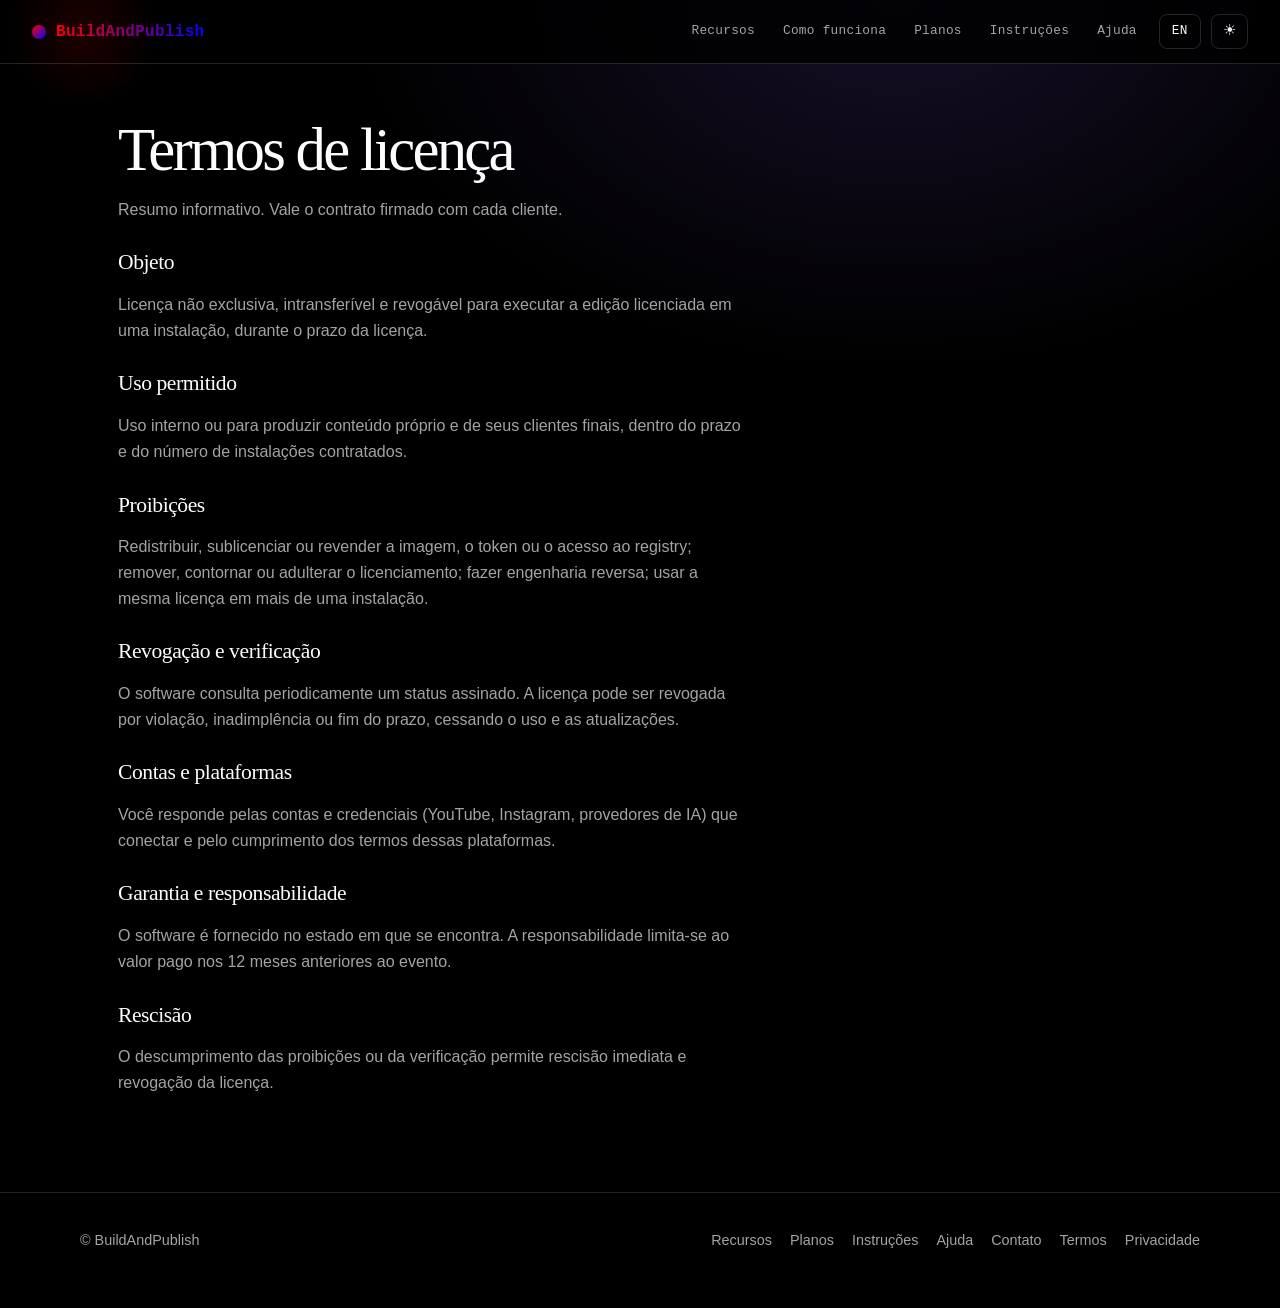
<file: termos.html>
<!doctype html>
<html lang="pt-BR">
<head>
<meta charset="utf-8">
<meta name="viewport" content="width=device-width, initial-scale=1">
<title>Termos — BuildAndPublish</title>
<meta name="description" content="Resumo dos termos de licença do BuildAndPublish.">
<meta property="og:title" content="Termos — BuildAndPublish">
<meta property="og:description" content="Resumo dos termos de licença do BuildAndPublish.">
<meta property="og:type" content="website">
<meta name="theme-color" content="#000000" id="theme-color">
<link rel="icon" href="assets/favicon.svg" type="image/svg+xml">
<script>try{var d=document.documentElement,l=localStorage.getItem('bnp-lang');d.lang=l==='en'?'en':'pt-BR';var t=localStorage.getItem('bnp-theme')==='light'?'light':'dark';d.dataset.theme=t;document.getElementById('theme-color').content=t==='light'?'#ffffff':'#000000'}catch(e){}</script>
<link rel="stylesheet" href="assets/style.css">
</head>
<body>
<a class="skip" href="#main"><span data-l="pt">Pular para o conteúdo</span><span data-l="en">Skip to content</span></a>

<header class="top">
  <a class="brand" href="index.html"><span class="brand__rec" aria-hidden="true"></span><span class="brand__txt">BuildAndPublish</span></a>
  <nav class="nav" aria-label="Principal">
    <a href="recursos.html"><span data-l="pt">Recursos</span><span data-l="en">Features</span></a>
    <a href="como-funciona.html"><span data-l="pt">Como funciona</span><span data-l="en">How it works</span></a>
    <a href="planos.html"><span data-l="pt">Planos</span><span data-l="en">Plans</span></a>
    <a href="docs.html" class="nav__keep"><span data-l="pt">Instruções</span><span data-l="en">Docs</span></a>
    <a href="ajuda.html" class="nav__keep"><span data-l="pt">Ajuda</span><span data-l="en">Help</span></a>
    <button class="lang" type="button">EN</button>
    <button class="theme" type="button" aria-label="Alternar tema">☾</button>
  </nav>
</header>

<main id="main">
<div class="wrap doc" style="grid-template-columns:minmax(0,1fr)"><article class="prose"><h1><span data-l="pt">Termos de licença</span><span data-l="en">License terms</span></h1>
<p data-l="pt">Resumo informativo. Vale o contrato firmado com cada cliente.</p><p data-l="en">Informational summary. The contract signed with each customer prevails.</p>
<h3><span data-l="pt">Objeto</span><span data-l="en">Objeto</span></h3><p data-l="pt">Licença não exclusiva, intransferível e revogável para executar a edição licenciada em uma instalação, durante o prazo da licença.</p><p data-l="en">Non-exclusive, non-transferable, revocable license to run the licensed edition on one installation, for the license term.</p><h3><span data-l="pt">Uso permitido</span><span data-l="en">Uso permitido</span></h3><p data-l="pt">Uso interno ou para produzir conteúdo próprio e de seus clientes finais, dentro do prazo e do número de instalações contratados.</p><p data-l="en">Internal use, or to produce your own and your end customers’ content, within the contracted term and number of installations.</p><h3><span data-l="pt">Proibições</span><span data-l="en">Proibições</span></h3><p data-l="pt">Redistribuir, sublicenciar ou revender a imagem, o token ou o acesso ao registry; remover, contornar ou adulterar o licenciamento; fazer engenharia reversa; usar a mesma licença em mais de uma instalação.</p><p data-l="en">Redistributing, sublicensing or reselling the image, the token or registry access; removing, bypassing or tampering with licensing; reverse engineering; using one license on more than one installation.</p><h3><span data-l="pt">Revogação e verificação</span><span data-l="en">Revogação e verificação</span></h3><p data-l="pt">O software consulta periodicamente um status assinado. A licença pode ser revogada por violação, inadimplência ou fim do prazo, cessando o uso e as atualizações.</p><p data-l="en">The software periodically checks a signed status. The license may be revoked for breach, non-payment or end of term, ending use and updates.</p><h3><span data-l="pt">Contas e plataformas</span><span data-l="en">Contas e plataformas</span></h3><p data-l="pt">Você responde pelas contas e credenciais (YouTube, Instagram, provedores de IA) que conectar e pelo cumprimento dos termos dessas plataformas.</p><p data-l="en">You are responsible for the accounts and credentials (YouTube, Instagram, AI providers) you connect and for complying with those platforms’ terms.</p><h3><span data-l="pt">Garantia e responsabilidade</span><span data-l="en">Garantia e responsabilidade</span></h3><p data-l="pt">O software é fornecido no estado em que se encontra. A responsabilidade limita-se ao valor pago nos 12 meses anteriores ao evento.</p><p data-l="en">The software is provided as is. Liability is limited to the amount paid in the 12 months before the event.</p><h3><span data-l="pt">Rescisão</span><span data-l="en">Rescisão</span></h3><p data-l="pt">O descumprimento das proibições ou da verificação permite rescisão imediata e revogação da licença.</p><p data-l="en">Breach of the prohibitions or of verification allows immediate termination and revocation of the license.</p></article></div>
</main>
<footer class="foot">
  <div class="wrap">
    <span>© BuildAndPublish</span>
    <nav aria-label="Rodapé">
      <a href="recursos.html"><span data-l="pt">Recursos</span><span data-l="en">Features</span></a>
      <a href="planos.html"><span data-l="pt">Planos</span><span data-l="en">Plans</span></a>
      <a href="docs.html"><span data-l="pt">Instruções</span><span data-l="en">Docs</span></a>
      <a href="ajuda.html"><span data-l="pt">Ajuda</span><span data-l="en">Help</span></a>
      <a href="contato.html"><span data-l="pt">Contato</span><span data-l="en">Contact</span></a>
      <a href="termos.html"><span data-l="pt">Termos</span><span data-l="en">Terms</span></a>
      <a href="privacidade.html"><span data-l="pt">Privacidade</span><span data-l="en">Privacy</span></a>
    </nav>
  </div>
</footer>
<script src="assets/app.js"></script>
</body>
</html>
</file>
<file: assets/style.css>
/* BuildAndPublish — site. A página é uma timeline de editor: régua + playhead à esquerda, seções = clips em trilhas. */
:root {
  /* Tokens espelhados de ui/src/style.css (painel): canvas preto, off-white, acento violeta, marca vermelho→azul. */
  --mylar: #000000;            /* canvas */
  --paper: #0a0a0c;            /* surface-card */
  --elev: #101012;
  --ink: #fcfdff;
  --ink-2: #a1a4a5;            /* mute */
  --line: rgba(255, 255, 255, .14);
  --line-soft: rgba(255, 255, 255, .06);
  --accent: #8b5cf6;           /* violeta do painel */
  --accent-glow: rgba(139, 92, 246, .16);
  --brand-red: #ff0000;
  --brand-blue: #0000ff;
  --monitor: #0a0a0c;
  --monitor-2: #17171b;
  --on-monitor: #fcfdff;
  --on-monitor-2: #a1a4a5;
  --tally: #ff2047;            /* accent-red: playhead / REC */
  --sync: #3b9eff;             /* accent-blue: áudio / dados */
  --sync-ink: #3b9eff;
  --marker: #ffc53d;           /* accent-yellow */
  --ok: #11ff99;               /* accent-green */
  --rail: 76px;
  --radius: 12px;
  --f-display: ui-serif, Georgia, "Times New Roman", serif;
  --f-body: ui-sans-serif, -apple-system, "Segoe UI", Roboto, sans-serif;
  --f-mono: ui-monospace, "SFMono-Regular", "Cascadia Mono", Menlo, Consolas, monospace;
  color-scheme: dark;
}
:root[data-theme="light"] {
  --mylar: #ffffff; --paper: #f6f6f8; --elev: #ffffff; --ink: #0a0a0c; --ink-2: #6b7075;
  --line: rgba(0, 0, 0, .14); --line-soft: rgba(0, 0, 0, .08);
  --sync-ink: #0b6fda; --accent-glow: rgba(139, 92, 246, .12);
  color-scheme: light;
}

*, *::before, *::after { box-sizing: border-box; }
html { scroll-behavior: smooth; scroll-padding-top: 88px; -webkit-text-size-adjust: 100%; }
body {
  margin: 0; background: var(--mylar); color: var(--ink);
  font: 400 1rem/1.6 var(--f-body); -webkit-font-smoothing: antialiased;
}
img, svg { display: block; max-width: 100%; }
a { color: inherit; }
:focus-visible { outline: 3px solid var(--tally); outline-offset: 3px; border-radius: 4px; }
.skip { position: absolute; left: -999px; top: 8px; background: var(--ink); color: var(--mylar); padding: 8px 14px; border-radius: 8px; z-index: 100; }
.skip:focus { left: 8px; }

/* bilíngue: <… data-l="pt"> / <… data-l="en"> */
html[lang="en"] [data-l="pt"], html[lang="pt-BR"] [data-l="en"] { display: none !important; }

/* ---------- topo ---------- */
.top {
  position: fixed; inset: 0 0 auto 0; z-index: 50; height: 64px; display: flex; align-items: center; gap: 24px;
  padding: 0 clamp(16px, 3vw, 32px); background: color-mix(in srgb, var(--mylar) 86%, transparent);
  backdrop-filter: blur(12px); border-bottom: 1px solid var(--line);
}
.brand { position: relative; display: inline-flex; align-items: center; gap: 10px; text-decoration: none; font: 600 1rem/1 var(--f-mono); letter-spacing: .3px; }
.brand__txt { color: var(--brand-red); background: linear-gradient(90deg, var(--brand-red), var(--brand-blue)); -webkit-background-clip: text; background-clip: text; -webkit-text-fill-color: transparent; }
.brand::before { content: ""; position: absolute; left: -24px; top: 50%; width: 150px; height: 150px; transform: translateY(-50%); background: radial-gradient(circle, rgba(255, 0, 0, .12) 0%, transparent 70%); pointer-events: none; z-index: -1; }
.brand__rec { width: 14px; height: 14px; border-radius: 50%; background: linear-gradient(135deg, var(--brand-red), var(--brand-blue)); animation: rec 1.6s steps(1) infinite; }
@keyframes rec { 50% { opacity: .25; } }
.nav { display: flex; gap: 4px; margin-left: auto; align-items: center; }
.nav a, .lang, .theme {
  font: 500 .8rem/1 var(--f-mono); letter-spacing: .02em; text-decoration: none; padding: 10px 12px; border-radius: 8px; color: var(--ink-2);
}
.nav a:hover, .nav a[aria-current="page"] { color: var(--ink); background: var(--line); }
.lang, .theme { border: 1px solid var(--line); background: transparent; color: var(--ink); cursor: pointer; margin-left: 6px; border-radius: 8px; }
.lang:hover, .theme:hover { background: var(--line-soft); }
.theme { font-size: .95rem; line-height: 1; padding: 9px 11px; }
@media (max-width: 760px) { .nav a:not(.nav__keep) { display: none; } .top { gap: 12px; } }
@media (max-width: 560px) { .nav a, .lang, .theme { padding: 9px 7px; margin-left: 0; } .nav { gap: 2px; } .brand__txt { font-size: .86rem; } .nav a { font-size: .72rem; } .top { padding: 0 12px; gap: 6px; } }
@media (max-width: 430px) { .nav a[href="ajuda.html"] { display: none; } }

/* ---------- régua + playhead ---------- */
.rail { position: fixed; z-index: 40; left: 0; top: 64px; bottom: 0; width: var(--rail); border-right: 1px solid var(--line); background: color-mix(in srgb, var(--mylar) 70%, transparent); }
.rail__tc { position: absolute; left: 0; right: 0; top: 10px; text-align: center; font: 500 .62rem/1.2 var(--f-mono); color: var(--ink-2); letter-spacing: -.02em; }
.rail__tc b { display: block; color: var(--ink); font-weight: 600; }
.rail__ruler {
  position: absolute; left: 0; right: 0; top: 52px; bottom: 16px;
  background:
    repeating-linear-gradient(to bottom, var(--ink-2) 0 1px, transparent 1px 40px) right / 22px 100% no-repeat,
    repeating-linear-gradient(to bottom, var(--ink-2) 0 1px, transparent 1px 8px) right / 10px 100% no-repeat;
  opacity: .8;
}
.rail__head { position: absolute; left: 0; right: 0; top: calc(52px + (100% - 68px) * var(--p, 0)); height: 0; pointer-events: none; }
.rail__head::before { content: ""; position: absolute; left: 0; right: 0; top: 0; height: 2px; background: var(--tally); box-shadow: 0 0 12px var(--tally); }
.rail__head::after { content: ""; position: absolute; left: 6px; top: -7px; border: 7px solid transparent; border-left: 11px solid var(--tally); }
@media (max-width: 1023px) { .rail { display: none; } }

/* ---------- estrutura ---------- */
main { padding-left: 0; }
body::before { content: ""; position: fixed; inset: 0 0 auto 0; height: 520px; background: radial-gradient(ellipse 60% 100% at 70% 0, var(--accent-glow), transparent 70%); pointer-events: none; z-index: -1; }
@media (min-width: 1024px) { main, .foot { padding-left: var(--rail); } }
.wrap { width: min(1120px, 100% - 2 * clamp(16px, 4vw, 40px)); margin-inline: auto; }
.clip { position: relative; padding: clamp(72px, 10vw, 128px) 0; border-top: 1px solid var(--line); }
.clip:first-of-type { border-top: 0; padding-top: clamp(112px, 14vw, 168px); }
.track {
  display: inline-flex; align-items: center; gap: 10px; margin: 0 0 22px; font: 600 .72rem/1 var(--f-mono); letter-spacing: .08em; text-transform: uppercase; color: var(--ink-2);
}
.track i { font-style: normal; background: var(--ink); color: var(--mylar); border-radius: 4px; padding: 5px 7px; letter-spacing: .04em; }
.track--m i { background: var(--marker); color: #1b1300; }
.track i { background: var(--accent); color: #fff; }
.track--a i { background: var(--sync); color: #04121f; }
h1, h2, h3 { font-family: var(--f-display); margin: 0; letter-spacing: -.03em; text-wrap: balance; font-weight: 400; }
h1 { font-size: clamp(2.5rem, 6.4vw, 5.2rem); line-height: 1; font-weight: 400; letter-spacing: -.045em; }
h2 { font-size: clamp(2rem, 4.6vw, 3.6rem); line-height: 1.04; font-weight: 400; max-width: 20ch; }
h3 { font-size: 1.35rem; line-height: 1.2; font-weight: 500; letter-spacing: -.02em; }
.lede { font-size: clamp(1.1rem, 1.6vw, 1.3rem); color: var(--ink-2); max-width: 56ch; margin: 22px 0 0; }
.split { display: grid; gap: clamp(28px, 5vw, 64px); grid-template-columns: 1fr; align-items: center; }
@media (min-width: 900px) { .split { grid-template-columns: 5fr 6fr; } .split--flip { grid-template-columns: 6fr 5fr; } .split--flip > :first-child { order: 2; } }
mark { background: none; color: var(--accent); font-style: italic; padding: 0; }
code, kbd, .mono { font-family: var(--f-mono); font-size: .86em; }
.lede code { white-space: nowrap; }
code { background: var(--line); padding: .15em .45em; border-radius: 6px; }

.btns { display: flex; flex-wrap: wrap; gap: 12px; margin-top: 32px; }
.btn {
  display: inline-flex; align-items: center; gap: 10px; text-decoration: none; font: 600 .95rem/1 var(--f-body); padding: 13px 20px; border-radius: 8px; border: 1px solid var(--line);
  transition: transform .15s, background .15s, color .15s;
}
.btn--solid { background: var(--ink); color: var(--mylar); border-color: var(--ink); }
.btn--solid:hover { transform: translateY(-2px); background: var(--accent); border-color: var(--accent); color: #fff; }
.btn--ghost:hover { background: var(--line-soft); border-color: var(--ink-2); }
.facts { display: flex; flex-wrap: wrap; gap: 8px 22px; list-style: none; padding: 0; margin: 34px 0 0; font: 500 .74rem/1 var(--f-mono); color: var(--ink-2); }
.facts li::before { content: "▸ "; color: var(--accent); }

/* ---------- monitor (painéis escuros de demo) ---------- */
.monitor { background: var(--monitor); color: var(--on-monitor); border-radius: var(--radius); overflow: hidden; box-shadow: 0 30px 60px -28px rgba(15, 19, 32, .55), 0 0 0 1px rgba(255, 255, 255, .06) inset; }
.monitor__bar { display: flex; align-items: center; gap: 12px; padding: 10px 14px; font: 500 .68rem/1 var(--f-mono); color: var(--on-monitor-2); border-bottom: 1px solid rgba(255, 255, 255, .07); }
.monitor__bar .rec { color: var(--tally); font-weight: 700; display: inline-flex; gap: 6px; align-items: center; }
.monitor__bar .rec::before { content: ""; width: 8px; height: 8px; border-radius: 50%; background: var(--tally); animation: rec 1.2s steps(1) infinite; }
.monitor__bar .tc { margin-left: auto; }
.monitor__body { padding: 14px; }
.dim { color: var(--on-monitor-2); }

/* hero: reframe */
.stage { display: grid; grid-template-columns: minmax(0, 1fr) auto; gap: 14px; align-items: end; }
.scene { width: 100%; height: auto; border-radius: 8px; background: #0b0f1d; }
.phone-lite { width: clamp(96px, 16vw, 150px); border-radius: 14px; border: 2px solid #2b3556; background: #0b0f1d; overflow: hidden; aspect-ratio: 9 / 16; position: relative; }
.phone-lite svg { width: 100%; height: 100%; }
.phone-lite__tag { position: absolute; left: 6px; top: 6px; font: 600 .5rem/1 var(--f-mono); background: var(--tally); color: #fff; padding: 3px 5px; border-radius: 3px; }
.wave { display: flex; align-items: center; gap: 2px; height: 34px; margin-top: 12px; }
.wave i { flex: 1; min-width: 2px; background: var(--sync); border-radius: 2px; height: 20%; animation: wave 1.1s ease-in-out infinite alternate; }
@keyframes wave { to { height: 100%; } }
.chips { display: flex; flex-wrap: wrap; gap: 6px; margin-top: 12px; }
.chip { font: 500 .62rem/1 var(--f-mono); padding: 6px 8px; border-radius: 999px; background: var(--monitor-2); color: var(--on-monitor); border: 1px solid rgba(255, 255, 255, .08); }
.chip--on { background: color-mix(in srgb, var(--sync) 22%, var(--monitor-2)); border-color: var(--sync); }
.toast {
  display: flex; gap: 10px; align-items: center; margin: 14px 14px 0; padding: 11px 14px; border-radius: 10px; background: color-mix(in srgb, var(--ok) 10%, #000); color: var(--ok); font: 500 .74rem/1.3 var(--f-body);
  border: 1px solid color-mix(in srgb, var(--ok) 40%, transparent); transform: translateY(8px); opacity: 0; animation: toast 12s infinite;
}
.toast b { color: #fff; }
@keyframes toast { 0%, 66% { opacity: 0; transform: translateY(8px); } 72%, 94% { opacity: 1; transform: none; } 100% { opacity: 0; } }

/* terminal */
.term { font: 400 .8rem/1.75 var(--f-mono); padding: 16px; min-height: 260px; }
.term__line { white-space: pre-wrap; word-break: break-word; }
.term__p { color: var(--accent); }
.term__ok { color: var(--ok); }
.term__caret::after { content: "▌"; margin-left: 2px; animation: rec 1s steps(1) infinite; color: var(--marker); }

/* pipeline: timeline horizontal dentro do monitor */
.tl { padding: 16px 14px 18px; }
.tl__ruler { margin-left: 92px; height: 18px; position: relative; border-bottom: 1px solid rgba(255, 255, 255, .12); background: repeating-linear-gradient(to right, rgba(255, 255, 255, .28) 0 1px, transparent 1px 10%) bottom / 100% 6px no-repeat; }
.tl__row { display: grid; grid-template-columns: 92px 1fr; align-items: center; height: 38px; border-bottom: 1px solid rgba(255, 255, 255, .05); }
.tl__name { font: 600 .62rem/1.15 var(--f-mono); color: var(--on-monitor-2); }
.tl__name b { color: var(--on-monitor); display: block; }
.tl__lane { position: relative; height: 26px; }
.tl__clip {
  position: absolute; top: 0; bottom: 0; left: var(--s); width: var(--w); border-radius: 5px; transform-origin: left; transform: scaleX(0); opacity: .95;
  display: flex; align-items: center; padding-left: 8px; font: 600 .56rem/1 var(--f-mono); color: #07101c; overflow: hidden; white-space: nowrap;
}
.tl__clip--v { background: repeating-linear-gradient(90deg, #7fa6ff 0 22px, #6c93ee 22px 23px); }
.tl__clip--a { background: repeating-linear-gradient(90deg, var(--sync) 0 3px, #138b9b 3px 5px); }
.tl__clip--m { background: var(--marker); }
.tl__clip--p { background: var(--ok); }
.tl__head { position: absolute; top: 18px; bottom: 0; left: 92px; right: 0; pointer-events: none; }
.tl__head::after { content: ""; position: absolute; top: 0; bottom: 0; left: 0; width: 2px; background: var(--tally); box-shadow: 0 0 10px var(--tally); transform: translateX(0); }
.tl { position: relative; }
.is-playing .tl__clip { animation: grow .7s cubic-bezier(.2, .8, .2, 1) forwards; animation-delay: var(--d); }
.is-playing .tl__head::after { animation: sweep 6s linear forwards; }
@keyframes grow { to { transform: scaleX(1); } }
@keyframes sweep { to { left: 100%; } }
.tl__head { --w: 100%; }

/* ---------- grade de recursos ---------- */
.grid { display: grid; gap: 14px; grid-template-columns: repeat(auto-fill, minmax(min(100%, 250px), 1fr)); margin-top: 44px; }
.card { background: var(--paper); border: 1px solid var(--line); border-radius: var(--radius); padding: 22px; transition: transform .2s, border-color .2s; }
.card:hover { transform: translateY(-3px); border-color: var(--ink-2); }
.card svg { width: 40px; height: 40px; margin-bottom: 16px; color: var(--ink); }
.card p { margin: 8px 0 0; color: var(--ink-2); font-size: .97rem; line-height: 1.5; }

/* ---------- motor de IA ---------- */
.engines { display: grid; gap: 8px; }
.engine { display: flex; align-items: center; gap: 12px; padding: 12px 14px; border-radius: 10px; background: var(--monitor-2); border: 1px solid rgba(255, 255, 255, .08); font: 500 .8rem/1 var(--f-mono); opacity: .55; }
.engine::before { content: ""; width: 9px; height: 9px; border-radius: 50%; background: #55607f; }
.is-playing .engine { animation: pick 8s infinite; animation-delay: calc(var(--i) * 2s); }
@keyframes pick { 0%, 22% { opacity: 1; background: color-mix(in srgb, var(--sync) 25%, var(--monitor-2)); border-color: var(--sync); } 26%, 100% { opacity: .55; } }
.is-playing .engine::before { animation: dot 8s infinite; animation-delay: calc(var(--i) * 2s); }
@keyframes dot { 0%, 22% { background: var(--sync); box-shadow: 0 0 10px var(--sync); } 26%, 100% { background: #55607f; box-shadow: none; } }
.flow { display: flex; flex-wrap: wrap; gap: 6px; margin-top: 14px; }
.cache { margin-top: 14px; padding: 12px 14px; border-radius: 10px; border: 1px dashed rgba(255, 255, 255, .22); font: 500 .72rem/1.5 var(--f-mono); color: var(--on-monitor-2); }
.cache b { color: var(--ok); }

/* ---------- slideshow ---------- */
.reel { position: relative; aspect-ratio: 16 / 9; border-radius: 8px; overflow: hidden; background: #0b0f1d; }
.shot { position: absolute; inset: 0; opacity: 0; }
.shot svg { width: 100%; height: 100%; }
.is-playing .shot { animation: shot 9s infinite; animation-delay: calc(var(--i) * 3s); }
.is-playing .shot svg { animation: kb 9s infinite; animation-delay: calc(var(--i) * 3s); transform-origin: var(--o, 50% 50%); }
@keyframes shot { 0% { opacity: 0; } 6%, 33% { opacity: 1; } 40%, 100% { opacity: 0; } }
@keyframes kb { 0% { transform: scale(1); } 40%, 100% { transform: scale(1.18); } }
.mode { position: absolute; right: 10px; bottom: 10px; font: 600 .6rem/1 var(--f-mono); background: rgba(0, 0, 0, .55); color: #fff; padding: 6px 8px; border-radius: 4px; }
.steps { display: flex; flex-wrap: wrap; gap: 6px; margin-top: 12px; }
.step { font: 500 .62rem/1 var(--f-mono); padding: 6px 8px; border-radius: 4px; background: var(--monitor-2); color: var(--on-monitor-2); }
.is-playing .step { animation: lit 7s infinite both; animation-delay: calc(var(--i) * .9s); }
@keyframes lit { 0%, 14% { background: var(--marker); color: #1b1300; } 18%, 100% { background: var(--monitor-2); color: var(--on-monitor-2); } }

/* ---------- multi destino ---------- */
.fan { position: relative; min-height: 300px; display: grid; grid-template-columns: 1fr auto 1fr; gap: 10px; align-items: center; padding: 22px 14px; }
.src { width: 100%; aspect-ratio: 16 / 9; border-radius: 8px; background: linear-gradient(135deg, #3b4a8f, #1d2a5c); display: grid; place-items: center; font: 600 .7rem/1 var(--f-mono); color: #cdd6ff; }
.pipe { width: clamp(40px, 7vw, 90px); height: 120px; }
.pipe path { fill: none; stroke: var(--sync); stroke-width: 2; stroke-dasharray: 5 6; }
.is-playing .pipe path { animation: dash 1s linear infinite; }
@keyframes dash { to { stroke-dashoffset: -22; } }
.dests { display: grid; gap: 14px; }
.dest { border-radius: 10px; background: var(--monitor-2); padding: 12px; border: 1px solid rgba(255, 255, 255, .08); font: 500 .7rem/1.4 var(--f-mono); opacity: 0; transform: translateX(-14px); }
.dest b { display: block; color: #fff; font-size: .78rem; }
.dest em { font-style: normal; color: var(--marker); }
.dest--ok::after { content: " ✓ publicado"; color: var(--ok); }
.is-playing .dest { animation: pop .6s cubic-bezier(.2, .9, .3, 1.2) forwards; animation-delay: calc(.5s + var(--i) * .5s); }
@keyframes pop { to { opacity: 1; transform: none; } }
@media (max-width: 560px) { .fan { grid-template-columns: 1fr; } .pipe { transform: rotate(90deg); margin: 0 auto; } }

/* ---------- celular ---------- */
.handset { width: min(250px, 70vw); aspect-ratio: 9 / 18.5; margin-inline: auto; border-radius: 34px; background: #05070d; padding: 9px; box-shadow: 0 30px 50px -24px rgba(15, 19, 32, .6); position: relative; }
.handset__screen { position: relative; width: 100%; height: 100%; border-radius: 26px; overflow: hidden; background: #f4f6fb; color: #0f1320; }
.scr { position: absolute; inset: 0; padding: 36px 14px 14px; opacity: 0; font: 500 .66rem/1.4 var(--f-body); }
.is-playing .scr { animation: scr 12s infinite; animation-delay: calc(var(--i) * 3.2s); }
@keyframes scr { 0% { opacity: 0; } 4%, 25% { opacity: 1; } 29%, 100% { opacity: 0; } }
.scr--yt { background: #fff; }
.vid { aspect-ratio: 16 / 9; border-radius: 8px; background: linear-gradient(135deg, #f87171, #7c2d12); margin-bottom: 8px; }
.sheet { position: absolute; left: 0; right: 0; bottom: 0; background: #e8ebf3; border-radius: 16px 16px 0 0; padding: 12px 14px 16px; transform: translateY(100%); }
.is-playing .sheet { animation: up 12s infinite; }
@keyframes up { 0%, 6% { transform: translateY(100%); } 11%, 24% { transform: none; } 28%, 100% { transform: translateY(100%); } }
.app { display: flex; align-items: center; gap: 8px; margin-top: 8px; padding: 8px; border-radius: 10px; background: #fff; font-weight: 700; }
.app i { width: 22px; height: 22px; border-radius: 6px; background: #0f1320; position: relative; }
.app i::after { content: ""; position: absolute; width: 3px; top: 3px; bottom: 3px; left: 10px; background: var(--tally); border-radius: 2px; }
.pbtn { margin-top: 10px; background: #0f1320; color: #fff; text-align: center; border-radius: 999px; padding: 10px; font-weight: 700; }
.push {
  position: absolute; left: 10px; right: 10px; top: 14px; padding: 10px 12px; border-radius: 14px; background: rgba(20, 24, 40, .94); color: #fff; opacity: 0; transform: translateY(-20px);
}
.push b { display: block; }
.is-playing .push { animation: push 12s infinite; }
@keyframes push { 0%, 76% { opacity: 0; transform: translateY(-20px); } 82%, 96% { opacity: 1; transform: none; } 100% { opacity: 0; } }
.checks { list-style: none; padding: 0; margin: 28px 0 0; display: grid; gap: 14px; }
.checks li { padding-left: 34px; position: relative; color: var(--ink-2); }
.checks li::before { content: "✓"; position: absolute; left: 0; top: 1px; width: 22px; height: 22px; border-radius: 50%; background: var(--ink); color: var(--mylar); display: grid; place-items: center; font: 700 .7rem/1 var(--f-mono); }
.checks b { color: var(--ink); }

/* ---------- comercial ---------- */
.tiers { display: grid; gap: 14px; margin-top: 44px; grid-template-columns: repeat(auto-fit, minmax(min(100%, 280px), 1fr)); }
.tier { border: 1px solid var(--line); border-radius: var(--radius); padding: 26px; background: var(--paper); display: flex; flex-direction: column; gap: 12px; }
.tier--hot { background: var(--elev); border-color: var(--accent); box-shadow: 0 0 0 1px var(--accent) inset, 0 30px 80px -40px var(--accent); }
.tier__tag { font: 600 .66rem/1 var(--f-mono); letter-spacing: .08em; text-transform: uppercase; color: var(--ink-2); }
.tier--hot .tier__tag { color: var(--accent); }
.tier ul { margin: 6px 0 0; padding-left: 18px; color: var(--ink-2); font-size: .95rem; }
.tier li { margin: 4px 0; }
.tier p { margin: 0; color: var(--ink-2); }
.tier .btn { margin-top: auto; align-self: flex-start; }
.tier--hot .btn { background: var(--accent); color: #fff; border-color: var(--accent); }
.tier--hot .btn:hover { filter: brightness(1.12); transform: translateY(-2px); }

/* ---------- final / rodapé ---------- */
.end { text-align: left; }
.end h2 { max-width: 14ch; font-size: clamp(2.4rem, 6vw, 4.8rem); }
.foot { border-top: 1px solid var(--line); padding: 36px 0 56px; color: var(--ink-2); font-size: .9rem; }
.foot .wrap { display: flex; flex-wrap: wrap; gap: 14px 28px; align-items: center; justify-content: space-between; }
.foot nav { display: flex; gap: 18px; flex-wrap: wrap; }
.foot a { text-decoration: none; } .foot a:hover { color: var(--ink); text-decoration: underline; }

/* ---------- docs / ajuda ---------- */
.doc { display: grid; grid-template-columns: minmax(0, 1fr); gap: 40px; padding: 120px 0 80px; }
@media (min-width: 960px) { .doc { grid-template-columns: 230px minmax(0, 1fr); gap: 64px; } }
.toc { position: sticky; top: 92px; align-self: start; display: grid; gap: 2px; font: 500 .8rem/1.2 var(--f-mono); }
.toc a { text-decoration: none; padding: 9px 12px; border-radius: 8px; color: var(--ink-2); border-left: 2px solid transparent; }
.toc a:hover { background: var(--line); color: var(--ink); }
.toc a.on { color: var(--ink); border-left-color: var(--tally); background: var(--line); }
@media (max-width: 959px) { .toc { position: static; grid-auto-flow: column; overflow-x: auto; padding-bottom: 6px; } .toc a { white-space: nowrap; } }
.doc > * { min-width: 0; }
.prose h1 { font-size: clamp(2.4rem, 5vw, 3.8rem); margin-bottom: 14px; }
.prose h2 { font-size: clamp(1.6rem, 3vw, 2.2rem); max-width: none; margin: 64px 0 14px; padding-top: 8px; }
.prose h3 { margin: 28px 0 8px; }
.prose p, .prose li { color: var(--ink-2); max-width: 70ch; }
.prose strong { color: var(--ink); }
.prose ul, .prose ol { padding-left: 22px; }
.pre { position: relative; margin: 14px 0; background: var(--monitor); color: var(--on-monitor); border-radius: 12px; padding: 16px 52px 16px 18px; overflow-x: auto; font: 400 .82rem/1.65 var(--f-mono); }
.pre code { background: none; padding: 0; font-size: inherit; white-space: pre; }
.copy { position: absolute; right: 8px; top: 8px; font: 600 .62rem/1 var(--f-mono); background: var(--monitor-2); color: var(--on-monitor); border: 1px solid rgba(255, 255, 255, .14); border-radius: 6px; padding: 7px 8px; cursor: pointer; }
.copy:hover { background: var(--sync); color: #04222a; }
.note { border-left: 3px solid var(--marker); background: color-mix(in srgb, var(--marker) 14%, transparent); padding: 12px 16px; border-radius: 0 10px 10px 0; margin: 18px 0; max-width: 70ch; }
.note p { margin: 0; color: var(--ink); }
table { border-collapse: collapse; width: 100%; max-width: 760px; font-size: .94rem; margin: 14px 0; }
th, td { text-align: left; padding: 10px 12px; border-bottom: 1px solid var(--line); vertical-align: top; }
th { font: 600 .7rem/1 var(--f-mono); text-transform: uppercase; letter-spacing: .06em; color: var(--ink-2); }
td:first-child { white-space: nowrap; }
.table-scroll { overflow-x: auto; }
details { border-bottom: 1px solid var(--line); max-width: 780px; }
summary { cursor: pointer; padding: 18px 36px 18px 0; font: 500 1.15rem/1.3 var(--f-display); list-style: none; position: relative; letter-spacing: -.01em; }
summary::-webkit-details-marker { display: none; }
summary::after { content: "+"; position: absolute; right: 4px; top: 14px; font: 400 1.6rem/1 var(--f-mono); color: var(--tally); transition: transform .2s; }
details[open] summary::after { transform: rotate(45deg); }
details > div { padding: 0 0 20px; }
details p, details li { color: var(--ink-2); }
.hero-sm { padding: 130px 0 10px; }

/* ---------- movimento reduzido: estados finais, sem loops ---------- */
@media (prefers-reduced-motion: reduce) {
  html { scroll-behavior: auto; }
  *, *::before, *::after { animation: none !important; transition: none !important; }
  .tl__clip { transform: scaleX(1); }
  .tl__head::after { left: 100%; }
  .toast, .dest { opacity: 1; transform: none; }
  .shot:first-child { opacity: 1; }
  .scr--share { opacity: 1; }
  .sheet { transform: none; }
  .engine:first-child { opacity: 1; border-color: var(--sync); }
  .wave i { height: 60%; }
}
</file>
